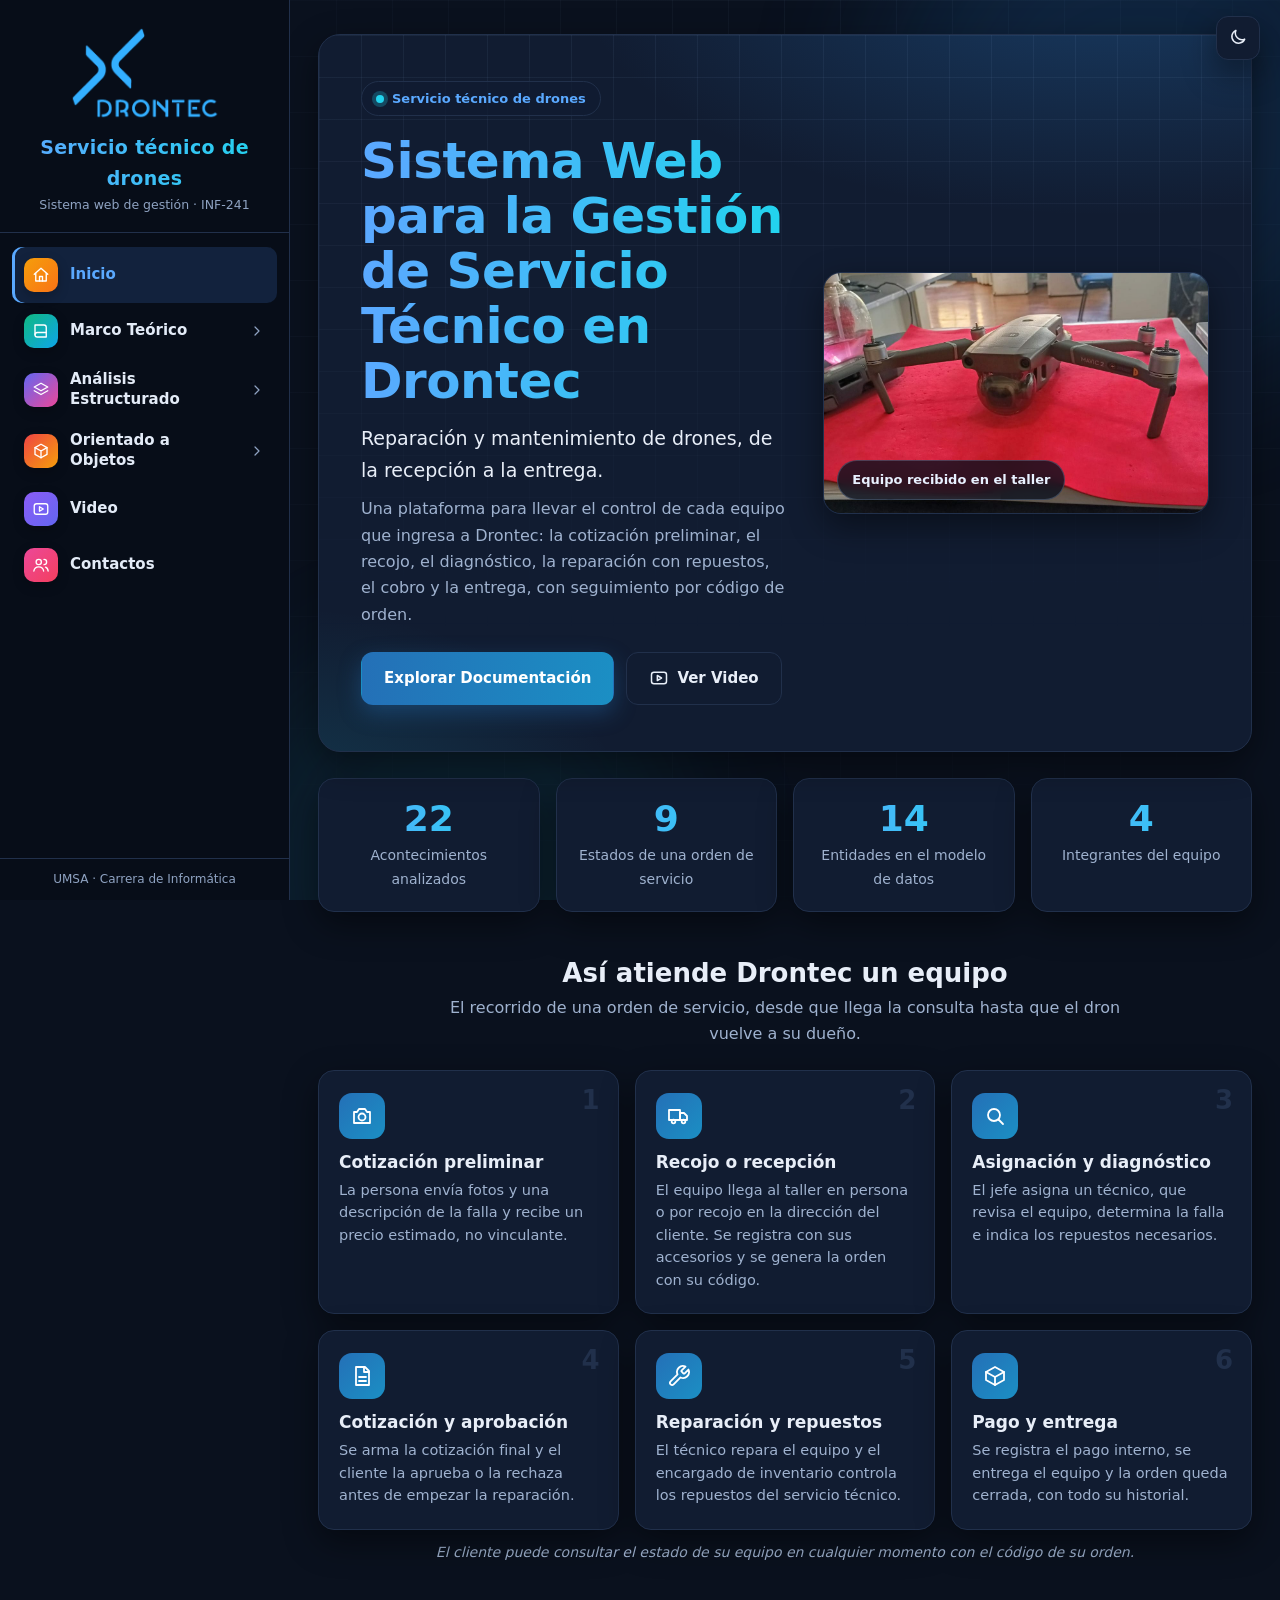
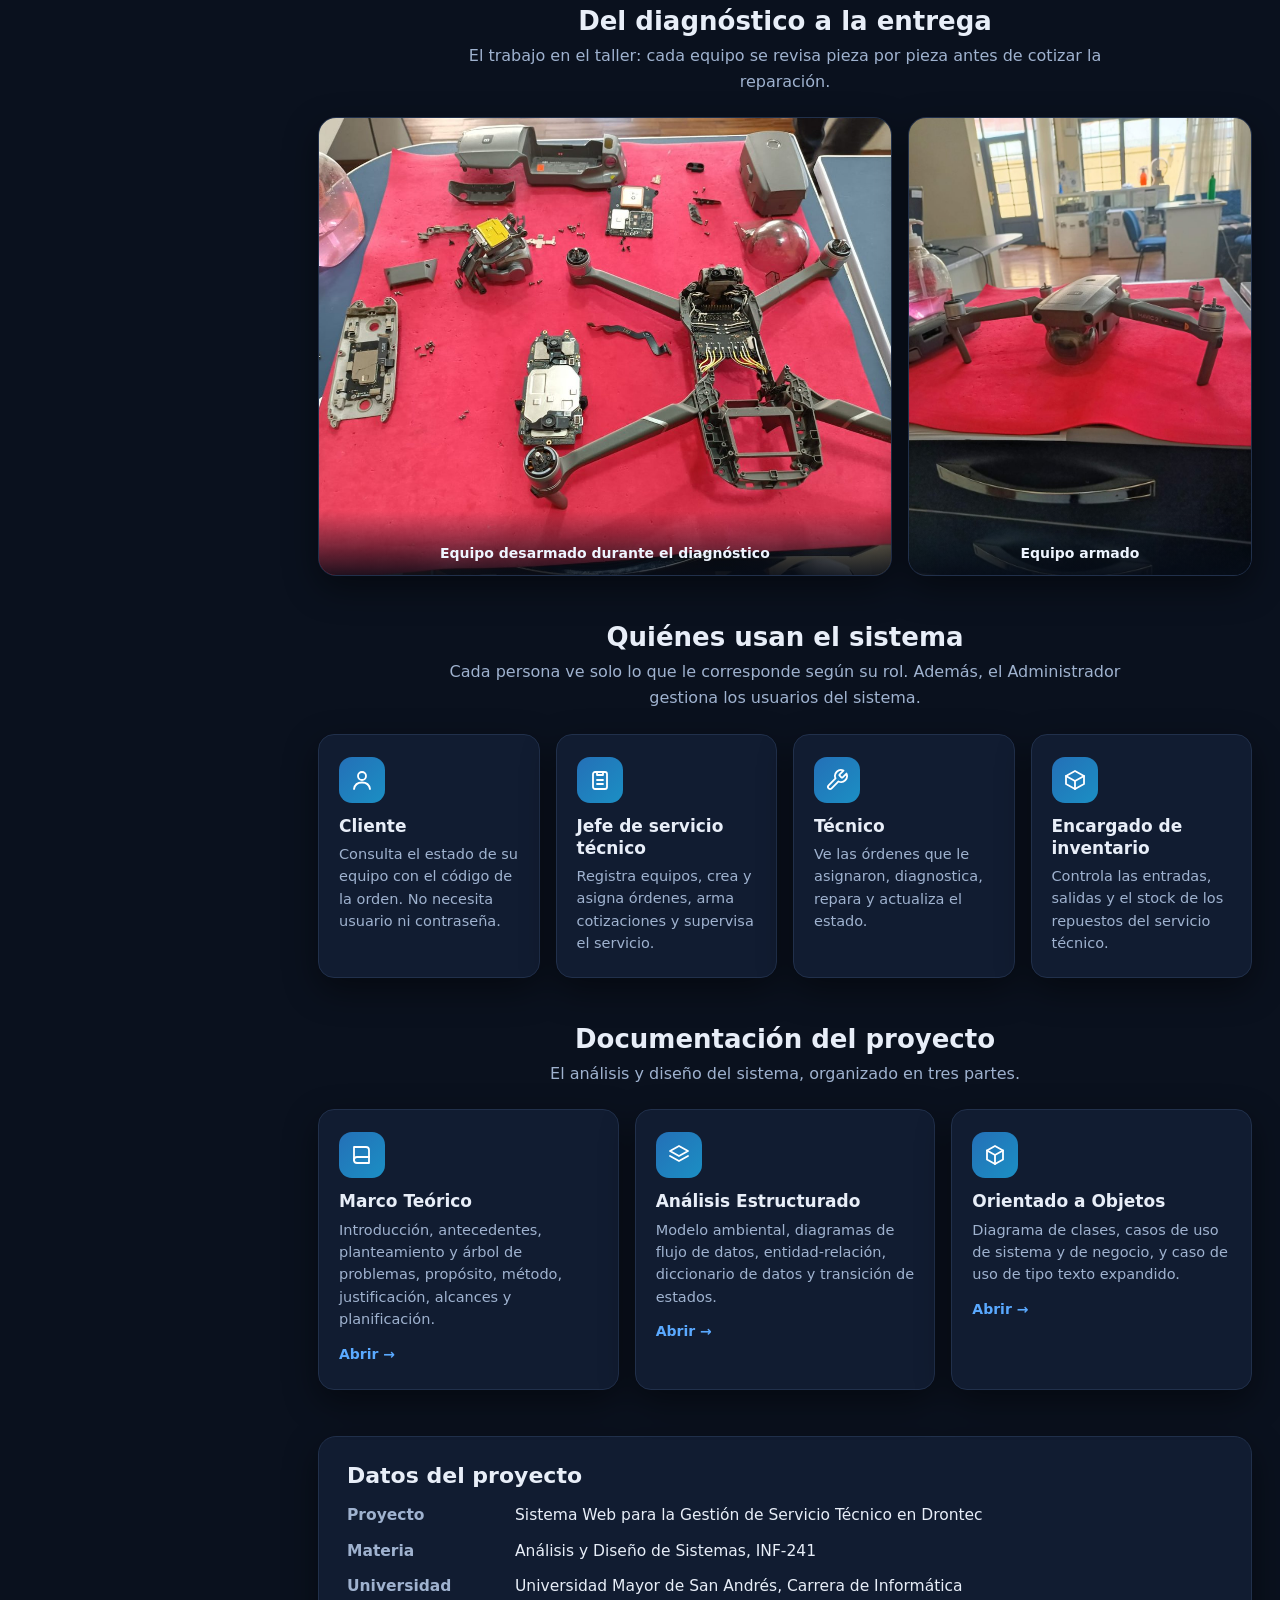
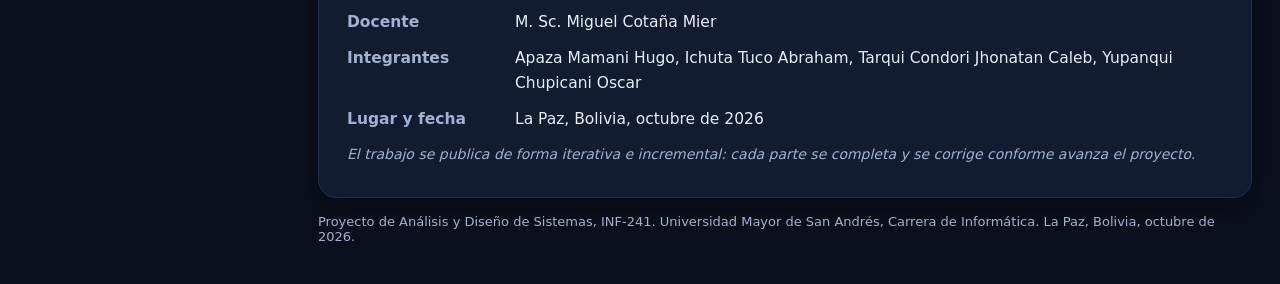
<file: index.html>
<!doctype html>
<html lang="es" data-theme="dark">
<head>
<meta charset="utf-8">
<meta name="viewport" content="width=device-width,initial-scale=1">
<title>Drontec | Sistema web de servicio técnico de drones</title>
<meta name="description" content="Sistema web para la gestión del servicio técnico de drones en Drontec: recepción, diagnóstico, cotización, reparación, repuestos y entrega. Proyecto INF-241, UMSA.">
<meta property="og:title" content="Drontec | Sistema web de servicio técnico de drones">
<meta property="og:description" content="Sistema web para la gestión del servicio técnico de drones en Drontec: recepción, diagnóstico, cotización, reparación, repuestos y entrega. Proyecto INF-241, UMSA.">
<meta property="og:image" content="img/hero-dron.jpg">
<link rel="icon" type="image/png" href="favicon.png">
<link rel="apple-touch-icon" href="apple-touch-icon.png">
<script>(function(){var t;try{t=localStorage.getItem('drontec-theme')}catch(e){}if(!t){t='dark'}document.documentElement.setAttribute('data-theme',t)})()</script>
<link rel="stylesheet" href="style.css?v=4">
</head>
<body>
<div class="scrim" data-close-menu></div>
<header class="top">
<button class="ibtn" type="button" data-open-menu aria-label="Abrir menú"><svg class="i" viewBox="0 0 24 24" aria-hidden="true"><path d="M4 6h16M4 12h16M4 18h16"/></svg></button>
<a class="ttl" href="index.html"><img src="img/logo-drontec.png" alt="Drontec"></a>
<span class="sp"></span>
<button class="ibtn" type="button" data-toggle-theme aria-label="Cambiar entre modo claro y oscuro"><span class="sun"><svg class="i" viewBox="0 0 24 24" aria-hidden="true"><circle cx="12" cy="12" r="4"/><path d="M12 2v2M12 20v2M4.9 4.9l1.4 1.4M17.7 17.7l1.4 1.4M2 12h2M20 12h2M4.9 19.1l1.4-1.4M17.7 6.3l1.4-1.4"/></svg></span><span class="moon"><svg class="i" viewBox="0 0 24 24" aria-hidden="true"><path d="M20 14.5A8 8 0 0 1 9.5 4 8 8 0 1 0 20 14.5z"/></svg></span></button>
</header>
<aside class="side" aria-label="Menú principal">
<a class="brand" href="index.html"><img src="img/logo-drontec.png" alt="Drontec"><b>Servicio técnico de drones</b><small>Sistema web de gestión · INF-241</small></a>
<nav class="menu" aria-label="Secciones del sitio">
<a href="index.html" class="on"><span class="ico c-home"><svg class="i" viewBox="0 0 24 24" aria-hidden="true"><path d="M3 11l9-8 9 8"/><path d="M5 10v10h14V10"/><path d="M10 20v-6h4v6"/></svg></span><span>Inicio</span></a>
<details><summary data-title="Marco Teórico" data-sub="Fundamentos del proyecto" data-desc="Introducción, antecedentes, planteamiento y formulación del problema, propósito del estudio, método, justificación, alcances y planificación del sistema web de servicio técnico de Drontec." data-chips="10 secciones|2 figuras" data-href="parte-1.html" data-ico="c-marco"><span class="ico c-marco"><svg class="i" viewBox="0 0 24 24" aria-hidden="true"><path d="M4 4h12a3 3 0 0 1 3 3v13H7a3 3 0 0 1-3-3z"/><path d="M4 17a3 3 0 0 1 3-3h12"/></svg></span><span>Marco Teórico</span><svg class="i chev" viewBox="0 0 24 24" aria-hidden="true"><path d="M9 6l6 6-6 6"/></svg></summary><div class="sub">
<a href="parte-1.html#introduccion">Introducción</a>
<a href="parte-1.html#antecedentes">Antecedentes</a>
<a href="parte-1.html#planteamiento-del-problema">Planteamiento del problema</a>
<a href="parte-1.html#arbol-de-problemas">Árbol de problemas</a>
<a href="parte-1.html#formulacion-del-problema">Formulación del problema</a>
<a href="parte-1.html#proposito-del-estudio">Propósito del estudio</a>
<a href="parte-1.html#metodo-medios-e-instrumentos-de-investigacion">Método e instrumentos</a>
<a href="parte-1.html#justificacion">Justificación</a>
<a href="parte-1.html#alcances-y-delimitaciones">Alcances y delimitaciones</a>
<a href="parte-1.html#planificacion-de-actividades">Planificación</a>
</div></details>
<details><summary data-title="Análisis Estructurado" data-sub="Modelos del sistema" data-desc="Modelo ambiental (contexto y lista de acontecimientos), diagramas de flujo de datos, diagrama entidad-relación, diccionario de datos y diagrama de transición de estados." data-chips="5 secciones|6 figuras" data-href="parte-2.html" data-ico="c-estr"><span class="ico c-estr"><svg class="i" viewBox="0 0 24 24" aria-hidden="true"><path d="M12 3l9 5-9 5-9-5z"/><path d="M3 13l9 5 9-5"/></svg></span><span>Análisis Estructurado</span><svg class="i chev" viewBox="0 0 24 24" aria-hidden="true"><path d="M9 6l6 6-6 6"/></svg></summary><div class="sub">
<a href="parte-2.html#modelo-ambiental">Modelo ambiental</a>
<a class="l2" href="parte-2.html#declaracion-de-proposito">Declaración de propósito</a>
<a class="l2" href="parte-2.html#diagrama-de-contexto">Diagrama de contexto</a>
<a class="l2" href="parte-2.html#lista-de-acontecimientos">Lista de acontecimientos</a>
<a class="l2" href="parte-2.html#supuestos-y-puntos-por-confirmar-con-drontec">Supuestos por confirmar</a>
<a href="parte-2.html#modelo-de-comportamiento">Modelo de comportamiento</a>
<a class="l2" href="parte-2.html#diagrama-de-flujo-de-datos-de-nivel-0">DFD nivel 0</a>
<a class="l2" href="parte-2.html#diagrama-de-flujo-de-datos-de-nivel-1-proceso-1-0">DFD nivel 1 (proceso 1.0)</a>
<a class="l2" href="parte-2.html#diagrama-de-flujo-de-datos-de-nivel-2-proceso-1-4">DFD nivel 2 (proceso 1.4)</a>
<a href="parte-2.html#diagrama-entidad-relacion">Diagrama entidad-relación</a>
<a href="parte-2.html#diccionario-de-datos">Diccionario de datos</a>
<a href="parte-2.html#diagrama-de-transicion-de-estados">Diagrama de transición de estados</a>
</div></details>
<details><summary data-title="Orientado a Objetos" data-sub="Modelos con UML" data-desc="Diagrama de clases, casos de uso de sistema, casos de uso de negocio y un caso de uso de tipo texto expandido." data-chips="4 secciones|5 figuras" data-href="parte-3.html" data-ico="c-obj"><span class="ico c-obj"><svg class="i" viewBox="0 0 24 24" aria-hidden="true"><path d="M12 3l8 4.5v9L12 21l-8-4.5v-9z"/><path d="M12 12l8-4.5M12 12L4 7.5M12 12v9"/></svg></span><span>Orientado a Objetos</span><svg class="i chev" viewBox="0 0 24 24" aria-hidden="true"><path d="M9 6l6 6-6 6"/></svg></summary><div class="sub">
<a href="parte-3.html#diagrama-de-clases">Diagrama de clases</a>
<a href="parte-3.html#diagrama-de-casos-de-uso-de-sistema">CU de sistema</a>
<a href="parte-3.html#diagrama-de-casos-de-uso-de-negocio">CU de negocio</a>
<a href="parte-3.html#caso-de-uso-de-tipo-texto-expandido">CU de tipo texto expandido</a>
</div></details>
<a href="video.html"><span class="ico c-video"><svg class="i" viewBox="0 0 24 24" aria-hidden="true"><rect x="3" y="5" width="18" height="14" rx="3"/><path d="M10 9l5 3-5 3z"/></svg></span><span>Video</span></a>
<a href="contactos.html"><span class="ico c-cont"><svg class="i" viewBox="0 0 24 24" aria-hidden="true"><circle cx="9" cy="8" r="3.5"/><path d="M2.5 20c.5-3.5 3.2-5.5 6.5-5.5s6 2 6.5 5.5"/><path d="M16 4.5a3.5 3.5 0 0 1 0 7M18 14.8c1.9.6 3.2 2.3 3.5 5.2"/></svg></span><span>Contactos</span></a>
</nav>
<div class="side-foot">UMSA · Carrera de Informática</div>
</aside>
<button class="ibtn themebtn" type="button" data-toggle-theme aria-label="Cambiar entre modo claro y oscuro"><span class="sun"><svg class="i" viewBox="0 0 24 24" aria-hidden="true"><circle cx="12" cy="12" r="4"/><path d="M12 2v2M12 20v2M4.9 4.9l1.4 1.4M17.7 17.7l1.4 1.4M2 12h2M20 12h2M4.9 19.1l1.4-1.4M17.7 6.3l1.4-1.4"/></svg></span><span class="moon"><svg class="i" viewBox="0 0 24 24" aria-hidden="true"><path d="M20 14.5A8 8 0 0 1 9.5 4 8 8 0 1 0 20 14.5z"/></svg></span></button>
<div class="bg-fx" aria-hidden="true"><span class="orb o1"></span><span class="orb o2"></span><i style="left:8%;top:12%;animation-delay:0s"></i><i style="left:22%;top:70%;animation-delay:1.2s"></i><i style="left:35%;top:28%;animation-delay:2.1s"></i><i style="left:52%;top:82%;animation-delay:0.6s"></i><i style="left:63%;top:18%;animation-delay:1.8s"></i><i style="left:78%;top:58%;animation-delay:2.6s"></i><i style="left:90%;top:30%;animation-delay:0.9s"></i><i style="left:14%;top:44%;animation-delay:3.1s"></i><i style="left:46%;top:50%;animation-delay:1.5s"></i><i style="left:70%;top:90%;animation-delay:2.2s"></i><i style="left:95%;top:75%;animation-delay:0.3s"></i><i style="left:30%;top:6%;animation-delay:2.8s"></i><span class="route r1"></span><span class="route r2"></span></div>
<div class="pv-overlay" data-close-card></div>
<div class="pv-modal" role="dialog" aria-modal="true" aria-labelledby="pvTitle">
<div class="pv-head"><span class="ico" id="pvIco"></span><div><h2 id="pvTitle"></h2><small id="pvSub"></small></div></div>
<p id="pvDesc"></p>
<div class="pv-chips" id="pvChips"></div>
<div class="pv-btns"><a class="btn pri" id="pvGo" href="#">Abrir sección</a><button class="btn" type="button" data-close-card>Cerrar</button></div>
</div>
<div class="wrap">
<div class="page home">
<section class="hero"><div class="hero-in">
<div>
<span class="kicker"><i></i>Servicio técnico de drones</span>
<h1>Sistema Web para la Gestión de Servicio Técnico en Drontec</h1>
<p class="lead">Reparación y mantenimiento de drones, de la recepción a la entrega.</p>
<p>Una plataforma para llevar el control de cada equipo que ingresa a Drontec: la cotización preliminar, el recojo, el diagnóstico, la reparación con repuestos, el cobro y la entrega, con seguimiento por código de orden.</p>
<div class="btns"><a class="btn pri" href="parte-1.html">Explorar Documentación</a><a class="btn" href="video.html"><svg class="i" viewBox="0 0 24 24" aria-hidden="true"><rect x="3" y="5" width="18" height="14" rx="3"/><path d="M10 9l5 3-5 3z"/></svg> Ver Video</a></div>
</div>
<figure class="hero-ph"><img src="img/hero-dron.jpg" alt="Dron armado sobre la mesa de trabajo del taller" width="1200" height="750"><span class="chip">Equipo recibido en el taller</span></figure>
</div></section>

<div class="stats">
<div class="stat"><b>22</b><span>Acontecimientos analizados</span></div>
<div class="stat"><b>9</b><span>Estados de una orden de servicio</span></div>
<div class="stat"><b>14</b><span>Entidades en el modelo de datos</span></div>
<div class="stat"><b>4</b><span>Integrantes del equipo</span></div>
</div>

<section class="sec"><h2>Así atiende Drontec un equipo</h2>
<p class="sub">El recorrido de una orden de servicio, desde que llega la consulta hasta que el dron vuelve a su dueño.</p>
<div class="grid g3"><div class="card"><span class="n">1</span><span class="ic"><svg class="i" viewBox="0 0 24 24" aria-hidden="true"><path d="M4 8h3l2-3h6l2 3h3v11H4z"/><circle cx="12" cy="13" r="3.5"/></svg></span><h3>Cotización preliminar</h3><p>La persona envía fotos y una descripción de la falla y recibe un precio estimado, no vinculante.</p></div><div class="card"><span class="n">2</span><span class="ic"><svg class="i" viewBox="0 0 24 24" aria-hidden="true"><path d="M2 6h11v10H2z"/><path d="M13 9h4l3 3v4h-7z"/><circle cx="6.5" cy="17.5" r="1.8"/><circle cx="16.5" cy="17.5" r="1.8"/></svg></span><h3>Recojo o recepción</h3><p>El equipo llega al taller en persona o por recojo en la dirección del cliente. Se registra con sus accesorios y se genera la orden con su código.</p></div><div class="card"><span class="n">3</span><span class="ic"><svg class="i" viewBox="0 0 24 24" aria-hidden="true"><circle cx="11" cy="11" r="6"/><path d="M20 20l-4.5-4.5"/></svg></span><h3>Asignación y diagnóstico</h3><p>El jefe asigna un técnico, que revisa el equipo, determina la falla e indica los repuestos necesarios.</p></div><div class="card"><span class="n">4</span><span class="ic"><svg class="i" viewBox="0 0 24 24" aria-hidden="true"><path d="M6 3h9l4 4v14H6z"/><path d="M14 3v5h5M9 13h7M9 17h7"/></svg></span><h3>Cotización y aprobación</h3><p>Se arma la cotización final y el cliente la aprueba o la rechaza antes de empezar la reparación.</p></div><div class="card"><span class="n">5</span><span class="ic"><svg class="i" viewBox="0 0 24 24" aria-hidden="true"><path d="M14.7 6.3a1 1 0 0 0 0 1.4l1.6 1.6a1 1 0 0 0 1.4 0l3.77-3.77a6 6 0 0 1-7.94 7.94l-6.91 6.91a2.12 2.12 0 0 1-3-3l6.91-6.91a6 6 0 0 1 7.94-7.94l-3.76 3.76z"/></svg></span><h3>Reparación y repuestos</h3><p>El técnico repara el equipo y el encargado de inventario controla los repuestos del servicio técnico.</p></div><div class="card"><span class="n">6</span><span class="ic"><svg class="i" viewBox="0 0 24 24" aria-hidden="true"><path d="M3 8l9-5 9 5v8l-9 5-9-5z"/><path d="M3 8l9 5 9-5M12 13v8"/></svg></span><h3>Pago y entrega</h3><p>Se registra el pago interno, se entrega el equipo y la orden queda cerrada, con todo su historial.</p></div></div>
<p class="note" style="text-align:center">El cliente puede consultar el estado de su equipo en cualquier momento con el código de su orden.</p>
</section>

<section class="sec"><h2>Del diagnóstico a la entrega</h2>
<p class="sub">El trabajo en el taller: cada equipo se revisa pieza por pieza antes de cotizar la reparación.</p>
<div class="gallery">
<figure><img src="img/dron-desarmado.jpg" alt="Dron desarmado sobre la mesa, con sus piezas, placas y tornillos ordenados" loading="lazy" width="1200" height="900"><figcaption>Equipo desarmado durante el diagnóstico</figcaption></figure>
<figure><img src="img/dron-armado.jpg" alt="Dron armado, con las hélices extendidas, sobre la mesa de trabajo" loading="lazy" width="900" height="1200"><figcaption>Equipo armado</figcaption></figure>
</div></section>

<section class="sec"><h2>Quiénes usan el sistema</h2>
<p class="sub">Cada persona ve solo lo que le corresponde según su rol. Además, el Administrador gestiona los usuarios del sistema.</p>
<div class="grid g4"><div class="card"><span class="ic"><svg class="i" viewBox="0 0 24 24" aria-hidden="true"><circle cx="12" cy="8" r="4"/><path d="M4 21c.7-4.2 3.9-6.5 8-6.5s7.3 2.3 8 6.5"/></svg></span><h3>Cliente</h3><p>Consulta el estado de su equipo con el código de la orden. No necesita usuario ni contraseña.</p></div><div class="card"><span class="ic"><svg class="i" viewBox="0 0 24 24" aria-hidden="true"><rect x="5" y="4" width="14" height="17" rx="2"/><path d="M9 4h6v3H9zM9 12h6M9 16h6"/></svg></span><h3>Jefe de servicio técnico</h3><p>Registra equipos, crea y asigna órdenes, arma cotizaciones y supervisa el servicio.</p></div><div class="card"><span class="ic"><svg class="i" viewBox="0 0 24 24" aria-hidden="true"><path d="M14.7 6.3a1 1 0 0 0 0 1.4l1.6 1.6a1 1 0 0 0 1.4 0l3.77-3.77a6 6 0 0 1-7.94 7.94l-6.91 6.91a2.12 2.12 0 0 1-3-3l6.91-6.91a6 6 0 0 1 7.94-7.94l-3.76 3.76z"/></svg></span><h3>Técnico</h3><p>Ve las órdenes que le asignaron, diagnostica, repara y actualiza el estado.</p></div><div class="card"><span class="ic"><svg class="i" viewBox="0 0 24 24" aria-hidden="true"><path d="M3 8l9-5 9 5v8l-9 5-9-5z"/><path d="M3 8l9 5 9-5M12 13v8"/></svg></span><h3>Encargado de inventario</h3><p>Controla las entradas, salidas y el stock de los repuestos del servicio técnico.</p></div></div></section>

<section class="sec"><h2>Documentación del proyecto</h2>
<p class="sub">El análisis y diseño del sistema, organizado en tres partes.</p>
<div class="grid g3"><a class="card" href="parte-1.html"><span class="ic"><svg class="i" viewBox="0 0 24 24" aria-hidden="true"><path d="M4 4h12a3 3 0 0 1 3 3v13H7a3 3 0 0 1-3-3z"/><path d="M4 17a3 3 0 0 1 3-3h12"/></svg></span><h3>Marco Teórico</h3><p>Introducción, antecedentes, planteamiento y árbol de problemas, propósito, método, justificación, alcances y planificación.</p><span class="go">Abrir &rarr;</span></a><a class="card" href="parte-2.html"><span class="ic"><svg class="i" viewBox="0 0 24 24" aria-hidden="true"><path d="M12 3l9 5-9 5-9-5z"/><path d="M3 13l9 5 9-5"/></svg></span><h3>Análisis Estructurado</h3><p>Modelo ambiental, diagramas de flujo de datos, entidad-relación, diccionario de datos y transición de estados.</p><span class="go">Abrir &rarr;</span></a><a class="card" href="parte-3.html"><span class="ic"><svg class="i" viewBox="0 0 24 24" aria-hidden="true"><path d="M12 3l8 4.5v9L12 21l-8-4.5v-9z"/><path d="M12 12l8-4.5M12 12L4 7.5M12 12v9"/></svg></span><h3>Orientado a Objetos</h3><p>Diagrama de clases, casos de uso de sistema y de negocio, y caso de uso de tipo texto expandido.</p><span class="go">Abrir &rarr;</span></a></div></section>

<section class="info"><h2>Datos del proyecto</h2>
<dl>
<dt>Proyecto</dt><dd>Sistema Web para la Gestión de Servicio Técnico en Drontec</dd>
<dt>Materia</dt><dd>Análisis y Diseño de Sistemas, INF-241</dd>
<dt>Universidad</dt><dd>Universidad Mayor de San Andrés, Carrera de Informática</dd>
<dt>Docente</dt><dd>M. Sc. Miguel Cotaña Mier</dd>
<dt>Integrantes</dt><dd>Apaza Mamani Hugo, Ichuta Tuco Abraham, Tarqui Condori Jhonatan Caleb, Yupanqui Chupicani Oscar</dd>
<dt>Lugar y fecha</dt><dd>La Paz, Bolivia, octubre de 2026</dd>
</dl>
<p class="note">El trabajo se publica de forma iterativa e incremental: cada parte se completa y se corrige conforme avanza el proyecto.</p>
</section>
</div>
<footer class="foot">Proyecto de Análisis y Diseño de Sistemas, INF-241. Universidad Mayor de San Andrés, Carrera de Informática. La Paz, Bolivia, octubre de 2026.</footer>
</div>
<script src="assets/site.js?v=4"></script>
</body>
</html>
</file>
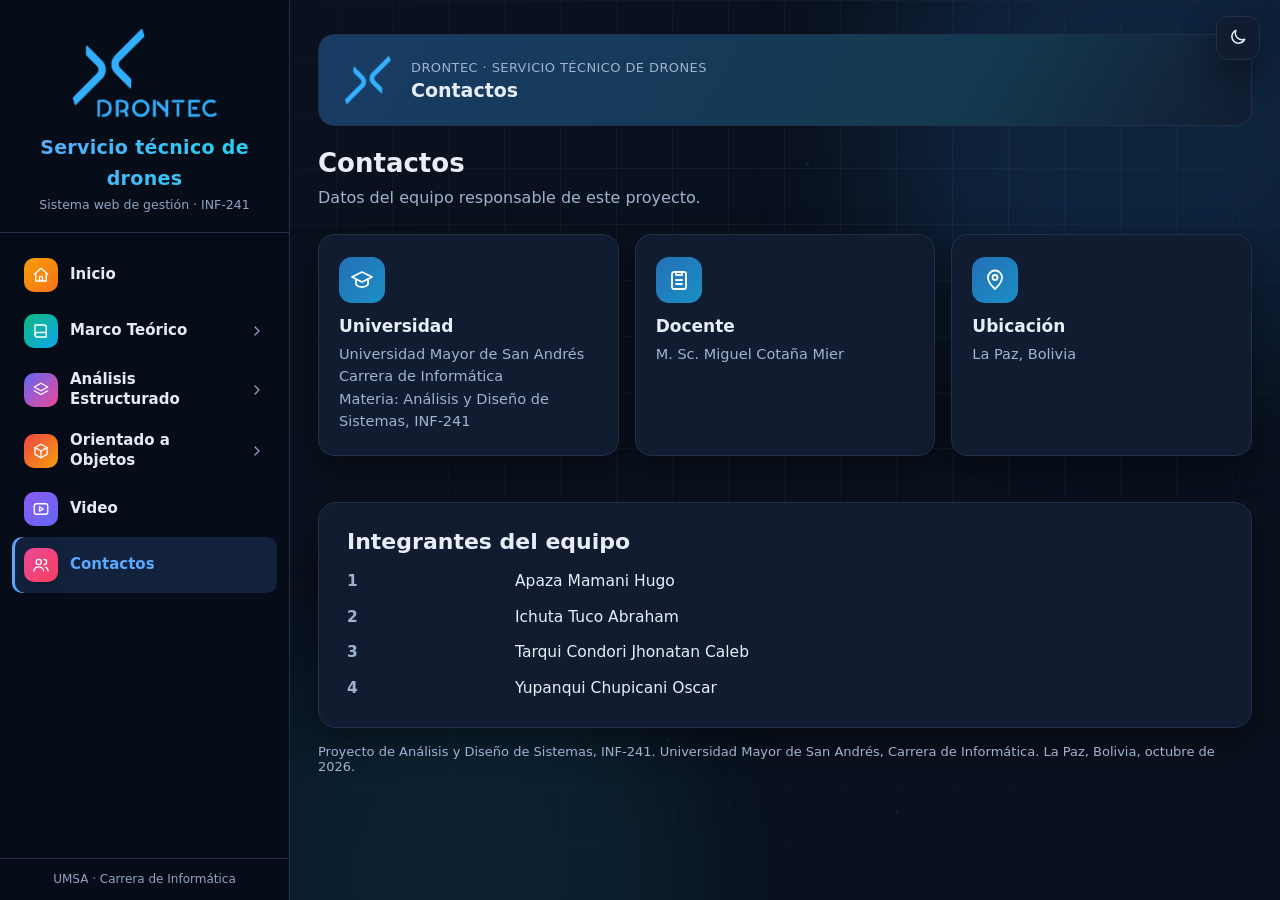
<file: contactos.html>
<!doctype html>
<html lang="es" data-theme="dark">
<head>
<meta charset="utf-8">
<meta name="viewport" content="width=device-width,initial-scale=1">
<title>Contactos | Drontec, servicio técnico de drones</title>
<meta name="description" content="Equipo responsable del proyecto del sistema web de servicio técnico de Drontec.">
<meta property="og:title" content="Contactos | Drontec, servicio técnico de drones">
<meta property="og:description" content="Equipo responsable del proyecto del sistema web de servicio técnico de Drontec.">
<meta property="og:image" content="img/hero-dron.jpg">
<link rel="icon" type="image/png" href="favicon.png">
<link rel="apple-touch-icon" href="apple-touch-icon.png">
<script>(function(){var t;try{t=localStorage.getItem('drontec-theme')}catch(e){}if(!t){t='dark'}document.documentElement.setAttribute('data-theme',t)})()</script>
<link rel="stylesheet" href="style.css?v=4">
</head>
<body>
<div class="scrim" data-close-menu></div>
<header class="top">
<button class="ibtn" type="button" data-open-menu aria-label="Abrir menú"><svg class="i" viewBox="0 0 24 24" aria-hidden="true"><path d="M4 6h16M4 12h16M4 18h16"/></svg></button>
<a class="ttl" href="index.html"><img src="img/logo-drontec.png" alt="Drontec"></a>
<span class="sp"></span>
<button class="ibtn" type="button" data-toggle-theme aria-label="Cambiar entre modo claro y oscuro"><span class="sun"><svg class="i" viewBox="0 0 24 24" aria-hidden="true"><circle cx="12" cy="12" r="4"/><path d="M12 2v2M12 20v2M4.9 4.9l1.4 1.4M17.7 17.7l1.4 1.4M2 12h2M20 12h2M4.9 19.1l1.4-1.4M17.7 6.3l1.4-1.4"/></svg></span><span class="moon"><svg class="i" viewBox="0 0 24 24" aria-hidden="true"><path d="M20 14.5A8 8 0 0 1 9.5 4 8 8 0 1 0 20 14.5z"/></svg></span></button>
</header>
<aside class="side" aria-label="Menú principal">
<a class="brand" href="index.html"><img src="img/logo-drontec.png" alt="Drontec"><b>Servicio técnico de drones</b><small>Sistema web de gestión · INF-241</small></a>
<nav class="menu" aria-label="Secciones del sitio">
<a href="index.html"><span class="ico c-home"><svg class="i" viewBox="0 0 24 24" aria-hidden="true"><path d="M3 11l9-8 9 8"/><path d="M5 10v10h14V10"/><path d="M10 20v-6h4v6"/></svg></span><span>Inicio</span></a>
<details><summary data-title="Marco Teórico" data-sub="Fundamentos del proyecto" data-desc="Introducción, antecedentes, planteamiento y formulación del problema, propósito del estudio, método, justificación, alcances y planificación del sistema web de servicio técnico de Drontec." data-chips="10 secciones|2 figuras" data-href="parte-1.html" data-ico="c-marco"><span class="ico c-marco"><svg class="i" viewBox="0 0 24 24" aria-hidden="true"><path d="M4 4h12a3 3 0 0 1 3 3v13H7a3 3 0 0 1-3-3z"/><path d="M4 17a3 3 0 0 1 3-3h12"/></svg></span><span>Marco Teórico</span><svg class="i chev" viewBox="0 0 24 24" aria-hidden="true"><path d="M9 6l6 6-6 6"/></svg></summary><div class="sub">
<a href="parte-1.html#introduccion">Introducción</a>
<a href="parte-1.html#antecedentes">Antecedentes</a>
<a href="parte-1.html#planteamiento-del-problema">Planteamiento del problema</a>
<a href="parte-1.html#arbol-de-problemas">Árbol de problemas</a>
<a href="parte-1.html#formulacion-del-problema">Formulación del problema</a>
<a href="parte-1.html#proposito-del-estudio">Propósito del estudio</a>
<a href="parte-1.html#metodo-medios-e-instrumentos-de-investigacion">Método e instrumentos</a>
<a href="parte-1.html#justificacion">Justificación</a>
<a href="parte-1.html#alcances-y-delimitaciones">Alcances y delimitaciones</a>
<a href="parte-1.html#planificacion-de-actividades">Planificación</a>
</div></details>
<details><summary data-title="Análisis Estructurado" data-sub="Modelos del sistema" data-desc="Modelo ambiental (contexto y lista de acontecimientos), diagramas de flujo de datos, diagrama entidad-relación, diccionario de datos y diagrama de transición de estados." data-chips="5 secciones|6 figuras" data-href="parte-2.html" data-ico="c-estr"><span class="ico c-estr"><svg class="i" viewBox="0 0 24 24" aria-hidden="true"><path d="M12 3l9 5-9 5-9-5z"/><path d="M3 13l9 5 9-5"/></svg></span><span>Análisis Estructurado</span><svg class="i chev" viewBox="0 0 24 24" aria-hidden="true"><path d="M9 6l6 6-6 6"/></svg></summary><div class="sub">
<a href="parte-2.html#modelo-ambiental">Modelo ambiental</a>
<a class="l2" href="parte-2.html#declaracion-de-proposito">Declaración de propósito</a>
<a class="l2" href="parte-2.html#diagrama-de-contexto">Diagrama de contexto</a>
<a class="l2" href="parte-2.html#lista-de-acontecimientos">Lista de acontecimientos</a>
<a class="l2" href="parte-2.html#supuestos-y-puntos-por-confirmar-con-drontec">Supuestos por confirmar</a>
<a href="parte-2.html#modelo-de-comportamiento">Modelo de comportamiento</a>
<a class="l2" href="parte-2.html#diagrama-de-flujo-de-datos-de-nivel-0">DFD nivel 0</a>
<a class="l2" href="parte-2.html#diagrama-de-flujo-de-datos-de-nivel-1-proceso-1-0">DFD nivel 1 (proceso 1.0)</a>
<a class="l2" href="parte-2.html#diagrama-de-flujo-de-datos-de-nivel-2-proceso-1-4">DFD nivel 2 (proceso 1.4)</a>
<a href="parte-2.html#diagrama-entidad-relacion">Diagrama entidad-relación</a>
<a href="parte-2.html#diccionario-de-datos">Diccionario de datos</a>
<a href="parte-2.html#diagrama-de-transicion-de-estados">Diagrama de transición de estados</a>
</div></details>
<details><summary data-title="Orientado a Objetos" data-sub="Modelos con UML" data-desc="Diagrama de clases, casos de uso de sistema, casos de uso de negocio y un caso de uso de tipo texto expandido." data-chips="4 secciones|5 figuras" data-href="parte-3.html" data-ico="c-obj"><span class="ico c-obj"><svg class="i" viewBox="0 0 24 24" aria-hidden="true"><path d="M12 3l8 4.5v9L12 21l-8-4.5v-9z"/><path d="M12 12l8-4.5M12 12L4 7.5M12 12v9"/></svg></span><span>Orientado a Objetos</span><svg class="i chev" viewBox="0 0 24 24" aria-hidden="true"><path d="M9 6l6 6-6 6"/></svg></summary><div class="sub">
<a href="parte-3.html#diagrama-de-clases">Diagrama de clases</a>
<a href="parte-3.html#diagrama-de-casos-de-uso-de-sistema">CU de sistema</a>
<a href="parte-3.html#diagrama-de-casos-de-uso-de-negocio">CU de negocio</a>
<a href="parte-3.html#caso-de-uso-de-tipo-texto-expandido">CU de tipo texto expandido</a>
</div></details>
<a href="video.html"><span class="ico c-video"><svg class="i" viewBox="0 0 24 24" aria-hidden="true"><rect x="3" y="5" width="18" height="14" rx="3"/><path d="M10 9l5 3-5 3z"/></svg></span><span>Video</span></a>
<a href="contactos.html" class="on"><span class="ico c-cont"><svg class="i" viewBox="0 0 24 24" aria-hidden="true"><circle cx="9" cy="8" r="3.5"/><path d="M2.5 20c.5-3.5 3.2-5.5 6.5-5.5s6 2 6.5 5.5"/><path d="M16 4.5a3.5 3.5 0 0 1 0 7M18 14.8c1.9.6 3.2 2.3 3.5 5.2"/></svg></span><span>Contactos</span></a>
</nav>
<div class="side-foot">UMSA · Carrera de Informática</div>
</aside>
<button class="ibtn themebtn" type="button" data-toggle-theme aria-label="Cambiar entre modo claro y oscuro"><span class="sun"><svg class="i" viewBox="0 0 24 24" aria-hidden="true"><circle cx="12" cy="12" r="4"/><path d="M12 2v2M12 20v2M4.9 4.9l1.4 1.4M17.7 17.7l1.4 1.4M2 12h2M20 12h2M4.9 19.1l1.4-1.4M17.7 6.3l1.4-1.4"/></svg></span><span class="moon"><svg class="i" viewBox="0 0 24 24" aria-hidden="true"><path d="M20 14.5A8 8 0 0 1 9.5 4 8 8 0 1 0 20 14.5z"/></svg></span></button>
<div class="bg-fx" aria-hidden="true"><span class="orb o1"></span><span class="orb o2"></span><i style="left:8%;top:12%;animation-delay:0s"></i><i style="left:22%;top:70%;animation-delay:1.2s"></i><i style="left:35%;top:28%;animation-delay:2.1s"></i><i style="left:52%;top:82%;animation-delay:0.6s"></i><i style="left:63%;top:18%;animation-delay:1.8s"></i><i style="left:78%;top:58%;animation-delay:2.6s"></i><i style="left:90%;top:30%;animation-delay:0.9s"></i><i style="left:14%;top:44%;animation-delay:3.1s"></i><i style="left:46%;top:50%;animation-delay:1.5s"></i><i style="left:70%;top:90%;animation-delay:2.2s"></i><i style="left:95%;top:75%;animation-delay:0.3s"></i><i style="left:30%;top:6%;animation-delay:2.8s"></i><span class="route r1"></span><span class="route r2"></span></div>
<div class="pv-overlay" data-close-card></div>
<div class="pv-modal" role="dialog" aria-modal="true" aria-labelledby="pvTitle">
<div class="pv-head"><span class="ico" id="pvIco"></span><div><h2 id="pvTitle"></h2><small id="pvSub"></small></div></div>
<p id="pvDesc"></p>
<div class="pv-chips" id="pvChips"></div>
<div class="pv-btns"><a class="btn pri" id="pvGo" href="#">Abrir sección</a><button class="btn" type="button" data-close-card>Cerrar</button></div>
</div>
<div class="wrap">
<div class="page home">
<div class="pagehead"><img src="img/icono-drontec.png" alt=""><div><small>Drontec · Servicio técnico de drones</small><b>Contactos</b></div></div>
<section class="sec" style="margin-top:0"><h2 style="text-align:left">Contactos</h2>
<p class="sub" style="text-align:left;margin-left:0">Datos del equipo responsable de este proyecto.</p>
<div class="grid g3">
<div class="card"><span class="ic"><svg class="i" viewBox="0 0 24 24" aria-hidden="true"><path d="M2 9l10-5 10 5-10 5z"/><path d="M6 11.5V16c0 1.5 2.7 3 6 3s6-1.5 6-3v-4.5"/></svg></span><h3>Universidad</h3><p>Universidad Mayor de San Andrés<br>Carrera de Informática<br>Materia: Análisis y Diseño de Sistemas, INF-241</p></div>
<div class="card"><span class="ic"><svg class="i" viewBox="0 0 24 24" aria-hidden="true"><rect x="5" y="4" width="14" height="17" rx="2"/><path d="M9 4h6v3H9zM9 12h6M9 16h6"/></svg></span><h3>Docente</h3><p>M. Sc. Miguel Cotaña Mier</p></div>
<div class="card"><span class="ic"><svg class="i" viewBox="0 0 24 24" aria-hidden="true"><path d="M12 21s7-6.2 7-11.5A7 7 0 0 0 5 9.5C5 14.8 12 21 12 21z"/><circle cx="12" cy="9.5" r="2.5"/></svg></span><h3>Ubicación</h3><p>La Paz, Bolivia</p></div>
</div></section>
<section class="info"><h2>Integrantes del equipo</h2>
<dl><dt>1</dt><dd>Apaza Mamani Hugo</dd><dt>2</dt><dd>Ichuta Tuco Abraham</dd><dt>3</dt><dd>Tarqui Condori Jhonatan Caleb</dd><dt>4</dt><dd>Yupanqui Chupicani Oscar</dd></dl>
</section>
</div>
<footer class="foot">Proyecto de Análisis y Diseño de Sistemas, INF-241. Universidad Mayor de San Andrés, Carrera de Informática. La Paz, Bolivia, octubre de 2026.</footer>
</div>
<script src="assets/site.js?v=4"></script>
</body>
</html>
</file>
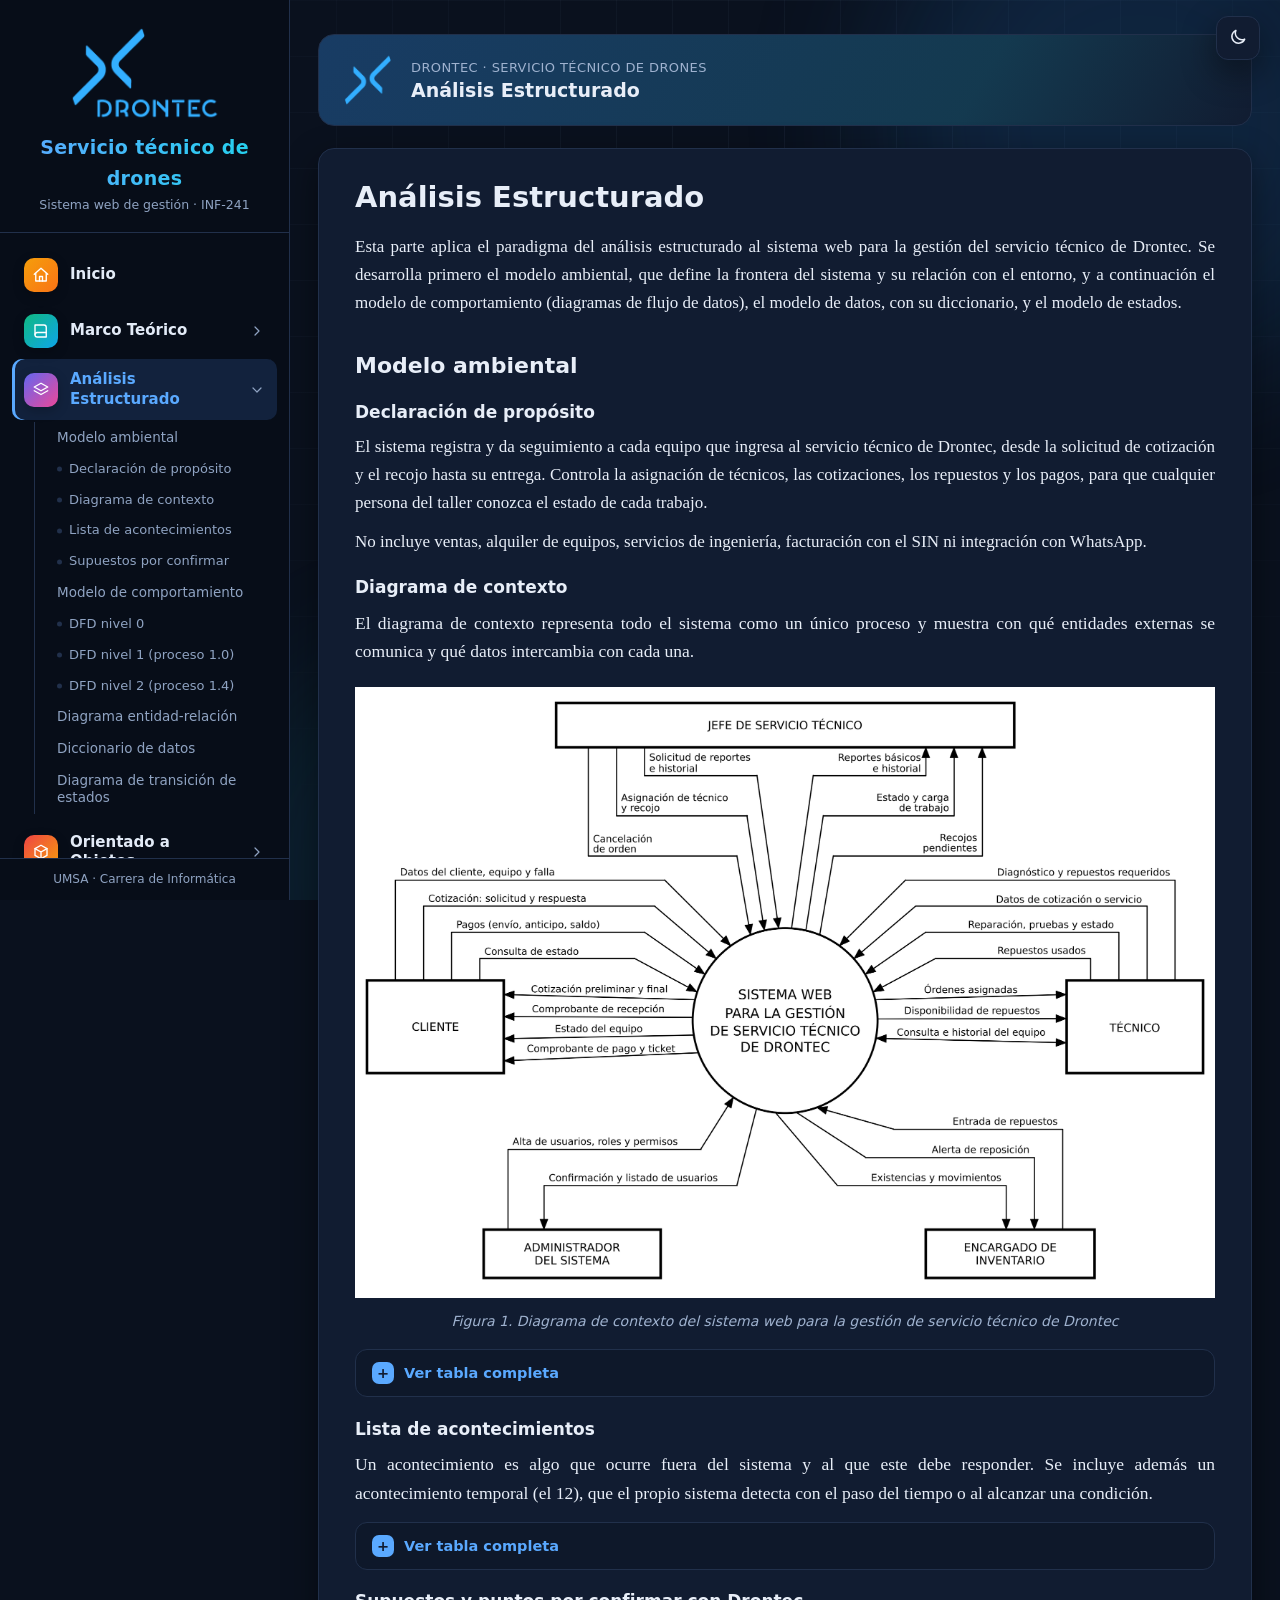
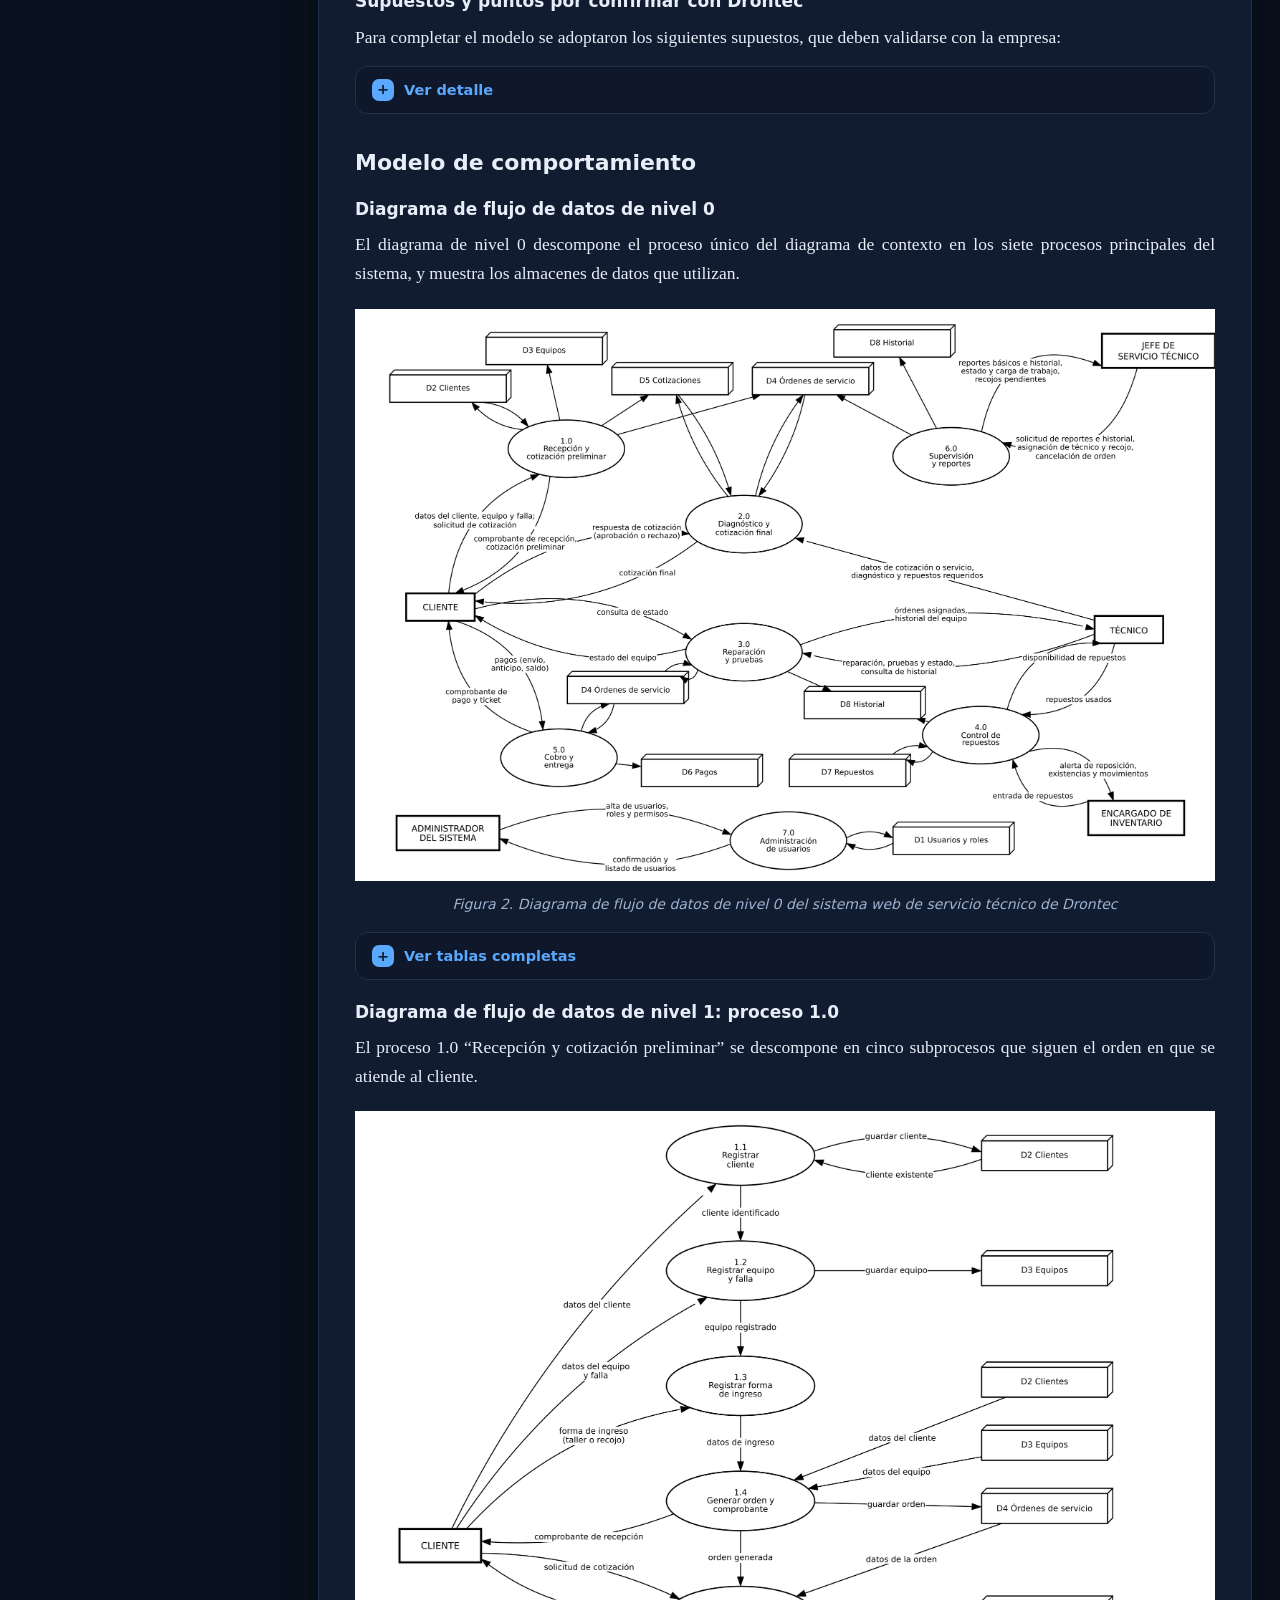
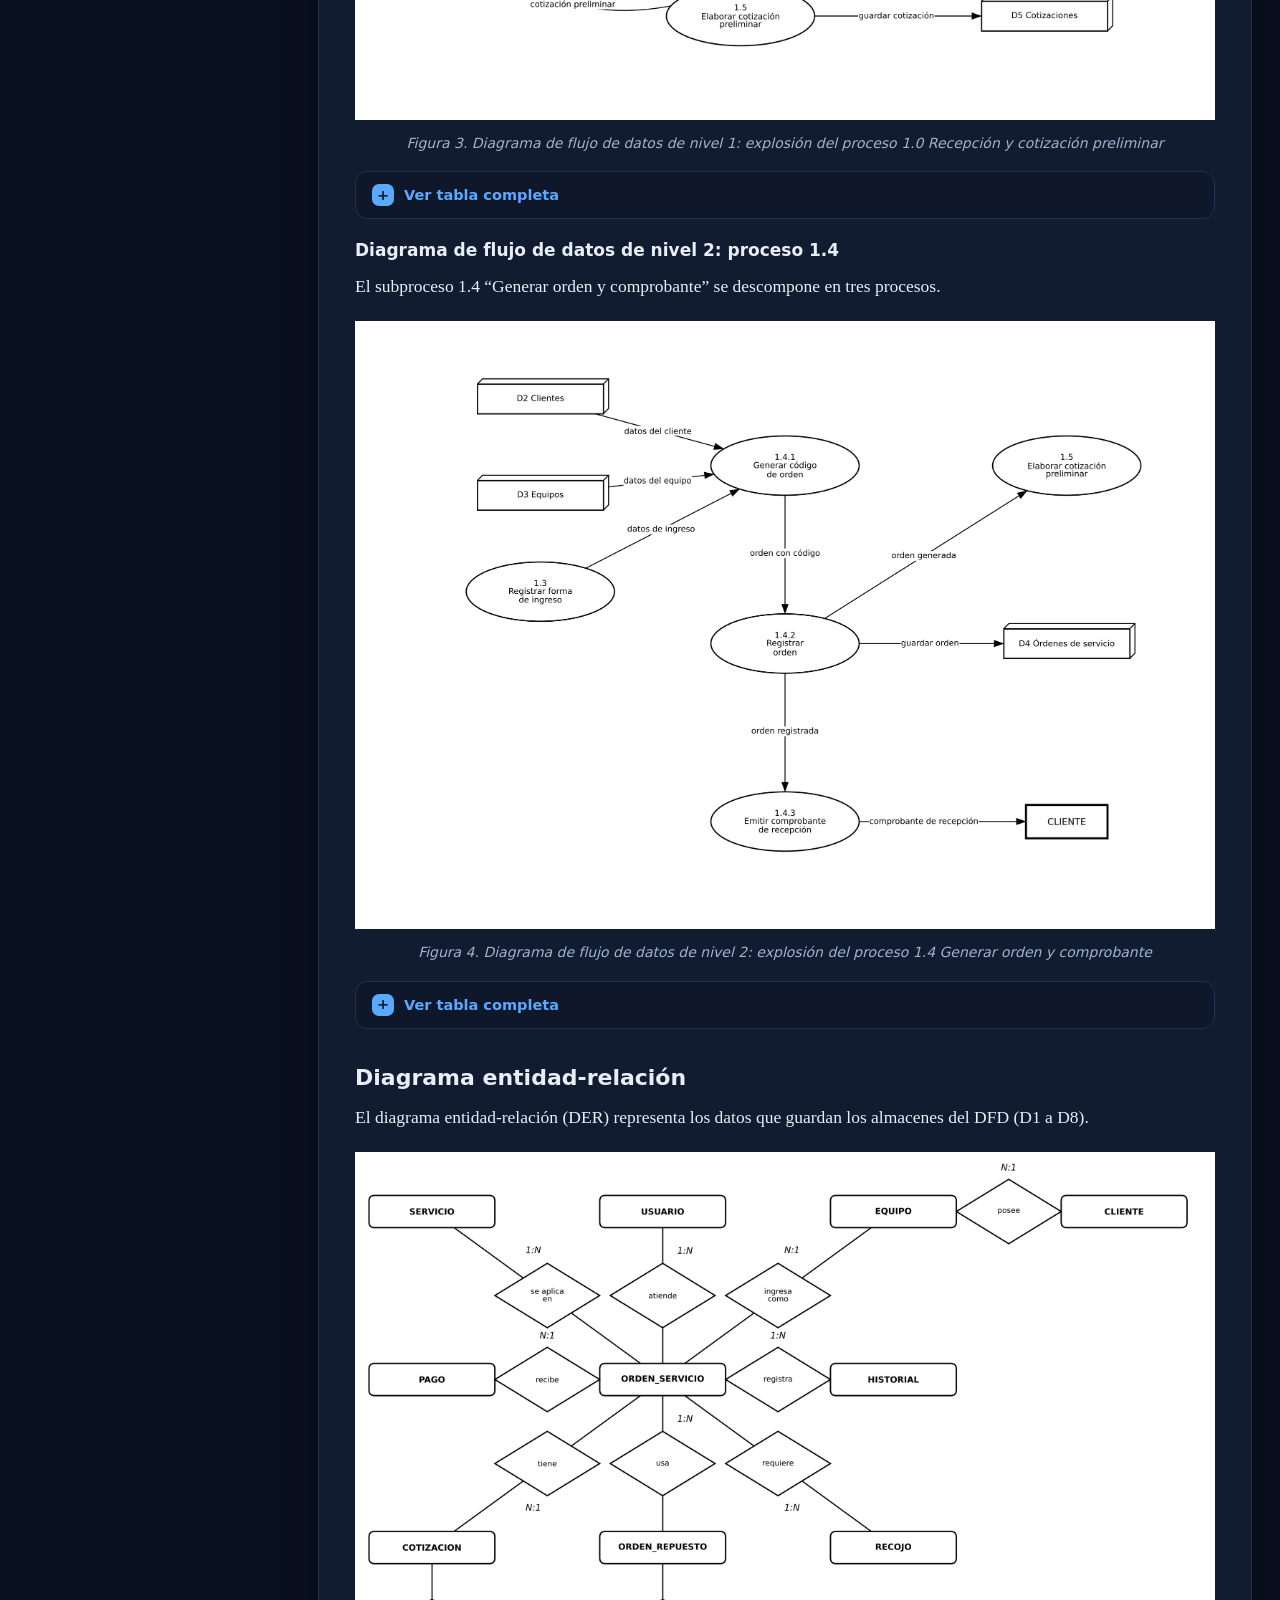
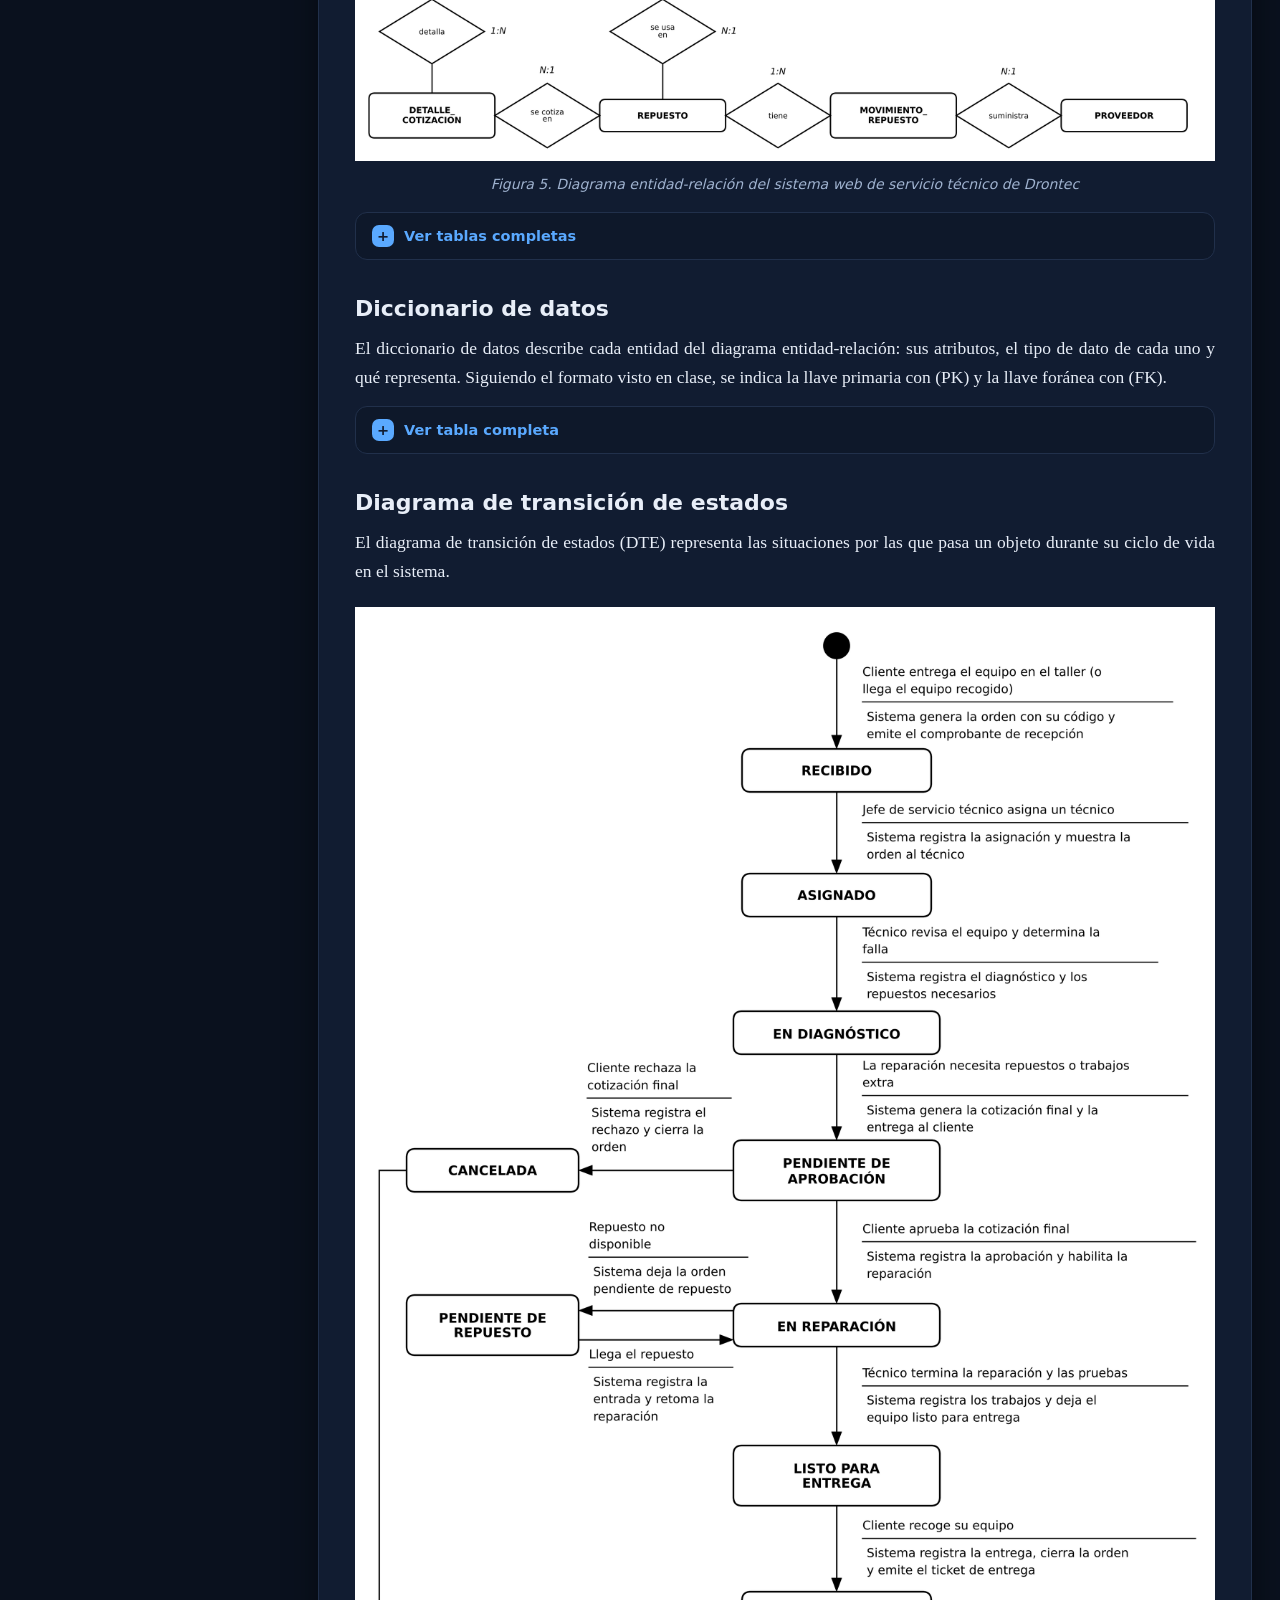
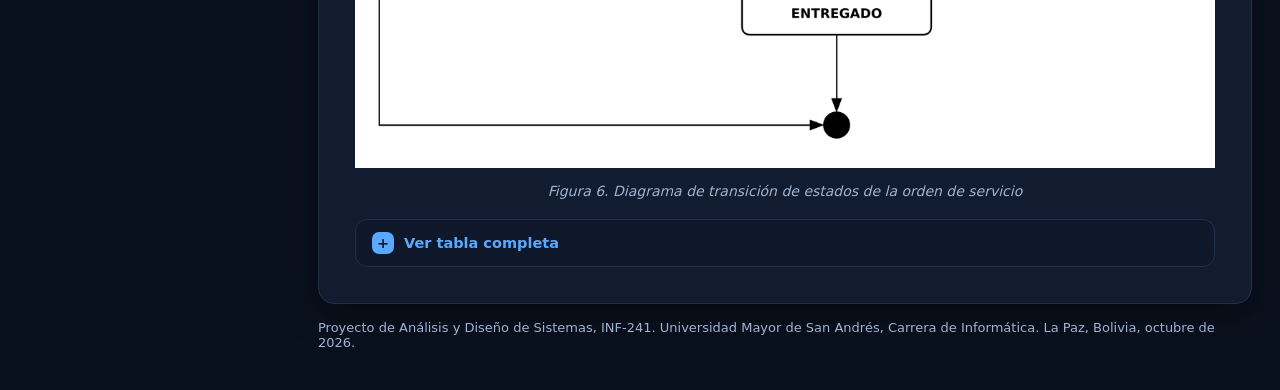
<file: parte-2.html>
<!doctype html>
<html lang="es" data-theme="dark">
<head>
<meta charset="utf-8">
<meta name="viewport" content="width=device-width,initial-scale=1">
<title>Análisis Estructurado | Drontec, servicio técnico de drones</title>
<meta name="description" content="Análisis Estructurado. Proyecto de Análisis y Diseño de Sistemas INF-241 para el servicio técnico de drones de Drontec.">
<meta property="og:title" content="Análisis Estructurado | Drontec, servicio técnico de drones">
<meta property="og:description" content="Análisis Estructurado. Proyecto de Análisis y Diseño de Sistemas INF-241 para el servicio técnico de drones de Drontec.">
<meta property="og:image" content="img/hero-dron.jpg">
<link rel="icon" type="image/png" href="favicon.png">
<link rel="apple-touch-icon" href="apple-touch-icon.png">
<script>(function(){var t;try{t=localStorage.getItem('drontec-theme')}catch(e){}if(!t){t='dark'}document.documentElement.setAttribute('data-theme',t)})()</script>
<link rel="stylesheet" href="style.css?v=4">
</head>
<body>
<div class="scrim" data-close-menu></div>
<header class="top">
<button class="ibtn" type="button" data-open-menu aria-label="Abrir menú"><svg class="i" viewBox="0 0 24 24" aria-hidden="true"><path d="M4 6h16M4 12h16M4 18h16"/></svg></button>
<a class="ttl" href="index.html"><img src="img/logo-drontec.png" alt="Drontec"></a>
<span class="sp"></span>
<button class="ibtn" type="button" data-toggle-theme aria-label="Cambiar entre modo claro y oscuro"><span class="sun"><svg class="i" viewBox="0 0 24 24" aria-hidden="true"><circle cx="12" cy="12" r="4"/><path d="M12 2v2M12 20v2M4.9 4.9l1.4 1.4M17.7 17.7l1.4 1.4M2 12h2M20 12h2M4.9 19.1l1.4-1.4M17.7 6.3l1.4-1.4"/></svg></span><span class="moon"><svg class="i" viewBox="0 0 24 24" aria-hidden="true"><path d="M20 14.5A8 8 0 0 1 9.5 4 8 8 0 1 0 20 14.5z"/></svg></span></button>
</header>
<aside class="side" aria-label="Menú principal">
<a class="brand" href="index.html"><img src="img/logo-drontec.png" alt="Drontec"><b>Servicio técnico de drones</b><small>Sistema web de gestión · INF-241</small></a>
<nav class="menu" aria-label="Secciones del sitio">
<a href="index.html"><span class="ico c-home"><svg class="i" viewBox="0 0 24 24" aria-hidden="true"><path d="M3 11l9-8 9 8"/><path d="M5 10v10h14V10"/><path d="M10 20v-6h4v6"/></svg></span><span>Inicio</span></a>
<details><summary data-title="Marco Teórico" data-sub="Fundamentos del proyecto" data-desc="Introducción, antecedentes, planteamiento y formulación del problema, propósito del estudio, método, justificación, alcances y planificación del sistema web de servicio técnico de Drontec." data-chips="10 secciones|2 figuras" data-href="parte-1.html" data-ico="c-marco"><span class="ico c-marco"><svg class="i" viewBox="0 0 24 24" aria-hidden="true"><path d="M4 4h12a3 3 0 0 1 3 3v13H7a3 3 0 0 1-3-3z"/><path d="M4 17a3 3 0 0 1 3-3h12"/></svg></span><span>Marco Teórico</span><svg class="i chev" viewBox="0 0 24 24" aria-hidden="true"><path d="M9 6l6 6-6 6"/></svg></summary><div class="sub">
<a href="parte-1.html#introduccion">Introducción</a>
<a href="parte-1.html#antecedentes">Antecedentes</a>
<a href="parte-1.html#planteamiento-del-problema">Planteamiento del problema</a>
<a href="parte-1.html#arbol-de-problemas">Árbol de problemas</a>
<a href="parte-1.html#formulacion-del-problema">Formulación del problema</a>
<a href="parte-1.html#proposito-del-estudio">Propósito del estudio</a>
<a href="parte-1.html#metodo-medios-e-instrumentos-de-investigacion">Método e instrumentos</a>
<a href="parte-1.html#justificacion">Justificación</a>
<a href="parte-1.html#alcances-y-delimitaciones">Alcances y delimitaciones</a>
<a href="parte-1.html#planificacion-de-actividades">Planificación</a>
</div></details>
<details open class="cur"><summary data-title="Análisis Estructurado" data-sub="Modelos del sistema" data-desc="Modelo ambiental (contexto y lista de acontecimientos), diagramas de flujo de datos, diagrama entidad-relación, diccionario de datos y diagrama de transición de estados." data-chips="5 secciones|6 figuras" data-href="parte-2.html" data-ico="c-estr"><span class="ico c-estr"><svg class="i" viewBox="0 0 24 24" aria-hidden="true"><path d="M12 3l9 5-9 5-9-5z"/><path d="M3 13l9 5 9-5"/></svg></span><span>Análisis Estructurado</span><svg class="i chev" viewBox="0 0 24 24" aria-hidden="true"><path d="M9 6l6 6-6 6"/></svg></summary><div class="sub">
<a href="parte-2.html#modelo-ambiental">Modelo ambiental</a>
<a class="l2" href="parte-2.html#declaracion-de-proposito">Declaración de propósito</a>
<a class="l2" href="parte-2.html#diagrama-de-contexto">Diagrama de contexto</a>
<a class="l2" href="parte-2.html#lista-de-acontecimientos">Lista de acontecimientos</a>
<a class="l2" href="parte-2.html#supuestos-y-puntos-por-confirmar-con-drontec">Supuestos por confirmar</a>
<a href="parte-2.html#modelo-de-comportamiento">Modelo de comportamiento</a>
<a class="l2" href="parte-2.html#diagrama-de-flujo-de-datos-de-nivel-0">DFD nivel 0</a>
<a class="l2" href="parte-2.html#diagrama-de-flujo-de-datos-de-nivel-1-proceso-1-0">DFD nivel 1 (proceso 1.0)</a>
<a class="l2" href="parte-2.html#diagrama-de-flujo-de-datos-de-nivel-2-proceso-1-4">DFD nivel 2 (proceso 1.4)</a>
<a href="parte-2.html#diagrama-entidad-relacion">Diagrama entidad-relación</a>
<a href="parte-2.html#diccionario-de-datos">Diccionario de datos</a>
<a href="parte-2.html#diagrama-de-transicion-de-estados">Diagrama de transición de estados</a>
</div></details>
<details><summary data-title="Orientado a Objetos" data-sub="Modelos con UML" data-desc="Diagrama de clases, casos de uso de sistema, casos de uso de negocio y un caso de uso de tipo texto expandido." data-chips="4 secciones|5 figuras" data-href="parte-3.html" data-ico="c-obj"><span class="ico c-obj"><svg class="i" viewBox="0 0 24 24" aria-hidden="true"><path d="M12 3l8 4.5v9L12 21l-8-4.5v-9z"/><path d="M12 12l8-4.5M12 12L4 7.5M12 12v9"/></svg></span><span>Orientado a Objetos</span><svg class="i chev" viewBox="0 0 24 24" aria-hidden="true"><path d="M9 6l6 6-6 6"/></svg></summary><div class="sub">
<a href="parte-3.html#diagrama-de-clases">Diagrama de clases</a>
<a href="parte-3.html#diagrama-de-casos-de-uso-de-sistema">CU de sistema</a>
<a href="parte-3.html#diagrama-de-casos-de-uso-de-negocio">CU de negocio</a>
<a href="parte-3.html#caso-de-uso-de-tipo-texto-expandido">CU de tipo texto expandido</a>
</div></details>
<a href="video.html"><span class="ico c-video"><svg class="i" viewBox="0 0 24 24" aria-hidden="true"><rect x="3" y="5" width="18" height="14" rx="3"/><path d="M10 9l5 3-5 3z"/></svg></span><span>Video</span></a>
<a href="contactos.html"><span class="ico c-cont"><svg class="i" viewBox="0 0 24 24" aria-hidden="true"><circle cx="9" cy="8" r="3.5"/><path d="M2.5 20c.5-3.5 3.2-5.5 6.5-5.5s6 2 6.5 5.5"/><path d="M16 4.5a3.5 3.5 0 0 1 0 7M18 14.8c1.9.6 3.2 2.3 3.5 5.2"/></svg></span><span>Contactos</span></a>
</nav>
<div class="side-foot">UMSA · Carrera de Informática</div>
</aside>
<button class="ibtn themebtn" type="button" data-toggle-theme aria-label="Cambiar entre modo claro y oscuro"><span class="sun"><svg class="i" viewBox="0 0 24 24" aria-hidden="true"><circle cx="12" cy="12" r="4"/><path d="M12 2v2M12 20v2M4.9 4.9l1.4 1.4M17.7 17.7l1.4 1.4M2 12h2M20 12h2M4.9 19.1l1.4-1.4M17.7 6.3l1.4-1.4"/></svg></span><span class="moon"><svg class="i" viewBox="0 0 24 24" aria-hidden="true"><path d="M20 14.5A8 8 0 0 1 9.5 4 8 8 0 1 0 20 14.5z"/></svg></span></button>
<div class="bg-fx" aria-hidden="true"><span class="orb o1"></span><span class="orb o2"></span><i style="left:8%;top:12%;animation-delay:0s"></i><i style="left:22%;top:70%;animation-delay:1.2s"></i><i style="left:35%;top:28%;animation-delay:2.1s"></i><i style="left:52%;top:82%;animation-delay:0.6s"></i><i style="left:63%;top:18%;animation-delay:1.8s"></i><i style="left:78%;top:58%;animation-delay:2.6s"></i><i style="left:90%;top:30%;animation-delay:0.9s"></i><i style="left:14%;top:44%;animation-delay:3.1s"></i><i style="left:46%;top:50%;animation-delay:1.5s"></i><i style="left:70%;top:90%;animation-delay:2.2s"></i><i style="left:95%;top:75%;animation-delay:0.3s"></i><i style="left:30%;top:6%;animation-delay:2.8s"></i><span class="route r1"></span><span class="route r2"></span></div>
<div class="pv-overlay" data-close-card></div>
<div class="pv-modal" role="dialog" aria-modal="true" aria-labelledby="pvTitle">
<div class="pv-head"><span class="ico" id="pvIco"></span><div><h2 id="pvTitle"></h2><small id="pvSub"></small></div></div>
<p id="pvDesc"></p>
<div class="pv-chips" id="pvChips"></div>
<div class="pv-btns"><a class="btn pri" id="pvGo" href="#">Abrir sección</a><button class="btn" type="button" data-close-card>Cerrar</button></div>
</div>
<div class="wrap">
<div class="page"><div class="pagehead"><img src="img/icono-drontec.png" alt=""><div><small>Drontec · Servicio técnico de drones</small><b>Análisis Estructurado</b></div></div><article><h1>Análisis Estructurado</h1>
<p>Esta parte aplica el paradigma del análisis estructurado al sistema web para la gestión del servicio técnico de Drontec. Se desarrolla primero el modelo ambiental, que define la frontera del sistema y su relación con el entorno, y a continuación el modelo de comportamiento (diagramas de flujo de datos), el modelo de datos, con su diccionario, y el modelo de estados.</p>
<h2 id="modelo-ambiental">Modelo ambiental</h2>
<h3 id="declaracion-de-proposito">Declaración de propósito</h3>
<p>El sistema registra y da seguimiento a cada equipo que ingresa al servicio técnico de Drontec, desde la solicitud de cotización y el recojo hasta su entrega. Controla la asignación de técnicos, las cotizaciones, los repuestos y los pagos, para que cualquier persona del taller conozca el estado de cada trabajo.</p>
<p>No incluye ventas, alquiler de equipos, servicios de ingeniería, facturación con el SIN ni integración con WhatsApp.</p>
<h3 id="diagrama-de-contexto">Diagrama de contexto</h3>
<p class="lead">El diagrama de contexto representa todo el sistema como un único proceso y muestra con qué entidades externas se comunica y qué datos intercambia con cada una.</p>
<figure><a href="img/diagrama_contexto.png"><img alt="Diagrama de contexto del sistema de servicio técnico de Drontec" src="img/diagrama_contexto.png"/></a><figcaption>Figura 1. Diagrama de contexto del sistema web para la gestión de servicio técnico de Drontec</figcaption></figure>
<details class="more"><summary><span class="o">Ver tabla completa</span><span class="c">Ocultar</span></summary><div class="more-body"><p>Cada flecha es un flujo de datos y su punta indica el sentido: hacia el sistema es una entrada y hacia la entidad es una salida. Para que el diagrama se lea con claridad, algunos flujos se presentan agrupados (por ejemplo, “Pagos” reúne el pago del envío, el anticipo y el saldo) y el ingreso con credenciales, con el acceso según el rol, no se dibuja porque aplica a las cuatro entidades del taller. La tabla 1 detalla cada flujo, y el diagrama se presenta en la página siguiente (figura 1).</p><p class="cap">Tabla 1. Flujos de datos del diagrama de contexto, por entidad externa</p><div class="tw"><table>
<thead>
<tr class="header">
<th><strong>Entidad externa</strong></th>
<th><strong>Entradas al sistema</strong></th>
<th><strong>Salidas del sistema</strong></th>
</tr>
</thead>
<tbody>
<tr class="odd">
<td>Cliente</td>
<td><p>Solicitud de cotización preliminar</p>
<p>Respuesta a la cotización preliminar</p>
<p>Pago de envío (efectivo o QR)</p>
<p>Datos del cliente, equipo y falla</p>
<p>Respuesta a la cotización final</p>
<p>Pago de anticipo o saldo (efectivo o QR)</p>
<p>Consulta de estado</p></td>
<td><p>Cotización preliminar</p>
<p>Comprobante de recepción</p>
<p>Cotización final</p>
<p>Estado del equipo</p>
<p>Comprobante de pago</p>
<p>Ticket de entrega</p></td>
</tr>
<tr class="even">
<td>Técnico</td>
<td><p>Diagnóstico y repuestos requeridos</p>
<p>Datos de la cotización final</p>
<p>Servicios con precio establecido</p>
<p>Trabajos, pruebas y cambio de estado</p>
<p>Repuestos usados</p>
<p>Consulta de historial (ida)</p>
<p>Credenciales de acceso (ida)</p></td>
<td><p>Órdenes asignadas</p>
<p>Disponibilidad de repuestos</p>
<p>Historial del equipo (vuelta)</p>
<p>Acceso según rol (vuelta)</p></td>
</tr>
<tr class="odd">
<td>Jefe de servicio técnico</td>
<td><p>Asignación de técnico</p>
<p>Programación de recojo</p>
<p>Cancelación de orden</p>
<p>Solicitud de reportes</p>
<p>Consulta de historial (ida)</p>
<p>Credenciales de acceso (ida)</p></td>
<td><p>Órdenes por estado y carga de trabajo</p>
<p>Reportes de órdenes, repuestos y pagos</p>
<p>Solicitudes de recojo pendientes</p>
<p>Historial de órdenes y pagos (vuelta)</p>
<p>Acceso según rol (vuelta)</p></td>
</tr>
<tr class="even">
<td>Encargado de inventario</td>
<td><p>Entrada de repuestos (código, descripción, cantidad y ubicación)</p>
<p>Credenciales de acceso (ida)</p></td>
<td><p>Alerta de reposición</p>
<p>Reporte de existencias y movimientos</p>
<p>Acceso según rol (vuelta)</p></td>
</tr>
<tr class="odd">
<td>Administrador del sistema</td>
<td><p>Alta de usuarios, roles y permisos</p>
<p>Credenciales de acceso (ida)</p></td>
<td><p>Confirmación y listado de usuarios</p>
<p>Acceso según rol (vuelta)</p></td>
</tr>
</tbody>
</table></div></div></details>
<h3 id="lista-de-acontecimientos">Lista de acontecimientos</h3>
<p class="lead">Un acontecimiento es algo que ocurre fuera del sistema y al que este debe responder. Se incluye además un acontecimiento temporal (el 12), que el propio sistema detecta con el paso del tiempo o al alcanzar una condición.</p>
<details class="more"><summary><span class="o">Ver tabla completa</span><span class="c">Ocultar</span></summary><div class="more-body"><p>Los acontecimientos van ordenados según el recorrido del equipo.</p><p class="cap">Tabla 2. Lista de acontecimientos</p><div class="tw"><table>
<thead>
<tr class="header">
<th><strong>N.º</strong></th>
<th><strong>Acontecimiento</strong></th>
<th><strong>Entidad</strong></th>
<th><strong>Respuesta del sistema</strong></th>
<th><strong>Tipo</strong></th>
</tr>
</thead>
<tbody>
<tr class="odd">
<td>1</td>
<td>Una persona (de la ciudad o de otro departamento) pide una cotización preliminar enviando fotos y una descripción de la falla.</td>
<td>Cliente</td>
<td>Registra la solicitud (contacto, equipo y falla), genera la cotización preliminar como precio estimado no vinculante y se la entrega.</td>
<td>Externo</td>
</tr>
<tr class="even">
<td>2</td>
<td>El cliente responde a la cotización preliminar y, si acepta, pide el envío del equipo.</td>
<td>Cliente</td>
<td>Registra la respuesta. Si acepta, registra la solicitud de recojo, el costo de envío y su pago (efectivo o QR), y emite el comprobante de envío.</td>
<td>Externo</td>
</tr>
<tr class="odd">
<td>3</td>
<td>El jefe programa el recojo del equipo en la dirección del cliente.</td>
<td>Jefe de servicio técnico</td>
<td>Registra fecha, responsable y estado “en recojo”, y mantiene la lista de recojos pendientes.</td>
<td>Externo</td>
</tr>
<tr class="even">
<td>4</td>
<td>El cliente lleva el equipo al taller, o el equipo recogido llega al taller.</td>
<td>Cliente</td>
<td>Registra cliente, equipo, accesorios, falla y forma de ingreso (en persona o por recojo). Genera la orden con su código y emite el comprobante de recepción.</td>
<td>Externo</td>
</tr>
<tr class="odd">
<td>5</td>
<td>El jefe decide qué técnico se encarga de una orden.</td>
<td>Jefe de servicio técnico</td>
<td>Registra la asignación (y las reasignaciones, si las hay) y muestra la orden al técnico.</td>
<td>Externo</td>
</tr>
<tr class="even">
<td>6</td>
<td>El técnico revisa el equipo y determina la falla.</td>
<td>Técnico</td>
<td>Registra el diagnóstico y los repuestos necesarios, y actualiza el estado.</td>
<td>Externo</td>
</tr>
<tr class="odd">
<td>7</td>
<td>El servicio tiene un precio establecido (por ejemplo, una limpieza).</td>
<td>Técnico</td>
<td>Registra el servicio con su precio, sin exigir cotización.</td>
<td>Externo</td>
</tr>
<tr class="even">
<td>8</td>
<td>La reparación necesita repuestos o trabajos adicionales.</td>
<td>Técnico</td>
<td>Genera la cotización final ligada a la orden (confirma o ajusta la preliminar, si la hubo), la entrega al cliente y deja la orden pendiente de aprobación.</td>
<td>Externo</td>
</tr>
<tr class="odd">
<td>9</td>
<td>El cliente responde a la cotización final (aprueba, rechaza o aún no responde).</td>
<td>Cliente</td>
<td>Registra la respuesta y actualiza el estado de la orden.</td>
<td>Externo</td>
</tr>
<tr class="even">
<td>10</td>
<td>El técnico necesita un repuesto.</td>
<td>Técnico</td>
<td>Muestra la disponibilidad. Si hay, registra su uso y lo descuenta; si no, deja la orden pendiente de repuesto.</td>
<td>Externo</td>
</tr>
<tr class="odd">
<td>11</td>
<td>Llega o se incorpora un repuesto.</td>
<td>Encargado de inventario</td>
<td>Registra la entrada (código, descripción, cantidad y ubicación) y actualiza las existencias.</td>
<td>Externo</td>
</tr>
<tr class="even">
<td>12</td>
<td>Un repuesto llega a su nivel mínimo (el mínimo se define después).</td>
<td>Encargado de inventario (destinatario)</td>
<td>Emite la alerta de reposición. Es un acontecimiento temporal: lo detecta el propio sistema al comparar existencias con el mínimo.</td>
<td>Temporal</td>
</tr>
<tr class="odd">
<td>13</td>
<td>El técnico repara y prueba el equipo.</td>
<td>Técnico</td>
<td>Registra los trabajos, las pruebas y el cambio de estado hasta dejarlo listo para entrega.</td>
<td>Externo</td>
</tr>
<tr class="even">
<td>14</td>
<td>El cliente consulta cómo va su equipo.</td>
<td>Cliente</td>
<td>Muestra el estado actual de la orden.</td>
<td>Externo</td>
</tr>
<tr class="odd">
<td>15</td>
<td>El cliente paga un anticipo o el saldo.</td>
<td>Cliente</td>
<td>Registra total, anticipo, saldo, fecha y método (efectivo o QR) y emite el comprobante de pago.</td>
<td>Externo</td>
</tr>
<tr class="even">
<td>16</td>
<td>El cliente recoge su equipo.</td>
<td>Cliente</td>
<td>Registra la entrega (fecha, quién recibió y accesorios devueltos), cierra la orden y emite el ticket de entrega.</td>
<td>Externo</td>
</tr>
<tr class="odd">
<td>17</td>
<td>Se cancela una orden.</td>
<td>Jefe de servicio técnico</td>
<td>Registra la cancelación, su fecha y el cambio de estado.</td>
<td>Externo</td>
</tr>
<tr class="even">
<td>18</td>
<td>Se necesita ver el avance y la carga de cada técnico.</td>
<td>Jefe de servicio técnico</td>
<td>Muestra las órdenes por estado y por técnico.</td>
<td>Externo</td>
</tr>
<tr class="odd">
<td>19</td>
<td>Se consulta el historial de un cliente o de un equipo (por ejemplo, un cliente frecuente que vuelve).</td>
<td>Jefe de servicio técnico / Técnico</td>
<td>Muestra sus órdenes y pagos anteriores.</td>
<td>Externo</td>
</tr>
<tr class="even">
<td>20</td>
<td>Se necesita un reporte por día, semana, mes o año (por ejemplo, qué modelos se reparan más).</td>
<td>Jefe de servicio técnico</td>
<td>Genera el reporte básico de órdenes, repuestos o pagos.</td>
<td>Externo</td>
</tr>
<tr class="odd">
<td>21</td>
<td>Se incorpora una persona al taller o cambian sus permisos.</td>
<td>Administrador del sistema</td>
<td>Registra la cuenta, el rol y los permisos, y confirma el alta.</td>
<td>Externo</td>
</tr>
<tr class="even">
<td>22</td>
<td>Una persona del taller intenta ingresar al sistema.</td>
<td>Técnico, jefe, encargado o administrador</td>
<td>Valida sus credenciales y le muestra solo lo que su rol permite.</td>
<td>Externo</td>
</tr>
</tbody>
</table></div></div></details>
<h3 id="supuestos-y-puntos-por-confirmar-con-drontec">Supuestos y puntos por confirmar con Drontec</h3>
<p class="lead">Para completar el modelo se adoptaron los siguientes supuestos, que deben validarse con la empresa:</p>
<details class="more"><summary><span class="o">Ver detalle</span><span class="c">Ocultar</span></summary><div class="more-body"><ul>
<li><p>La cotización preliminar es un precio estimado y no vinculante; el precio definitivo se fija con la cotización final tras el diagnóstico.</p></li>
<li><p>El envío del equipo lo coordina el jefe de servicio técnico, y el cliente paga el costo de envío una vez que acepta la cotización preliminar.</p></li>
<li><p>La devolución del equipo a un cliente de otro departamento (envío de retorno) queda por definir con Drontec; por ahora la entrega se registra como recojo en el taller.</p></li>
<li><p>El cliente consulta el estado de su equipo con el código de su orden, que figura en el comprobante de recepción.</p></li>
<li><p>Los pagos se registran en efectivo o por QR; no hay integración con el Servicio de Impuestos Nacionales (SIN) ni con WhatsApp.</p></li>
<li><p>El nivel mínimo de existencias de cada repuesto se definirá más adelante.</p></li>
</ul></div></details>
<h2 id="modelo-de-comportamiento">Modelo de comportamiento</h2>
<h3 id="diagrama-de-flujo-de-datos-de-nivel-0">Diagrama de flujo de datos de nivel 0</h3>
<p class="lead">El diagrama de nivel 0 descompone el proceso único del diagrama de contexto en los siete procesos principales del sistema, y muestra los almacenes de datos que utilizan.</p>
<figure><a href="img/dfd_nivel_0.png"><img alt="Diagrama de flujo de datos de nivel 0 del sistema de servicio técnico de Drontec" src="img/dfd_nivel_0.png"/></a><figcaption>Figura 2. Diagrama de flujo de datos de nivel 0 del sistema web de servicio técnico de Drontec</figcaption></figure>
<details class="more"><summary><span class="o">Ver tablas completas</span><span class="c">Ocultar</span></summary><div class="more-body"><p>Los flujos entre las entidades externas y el sistema son los mismos del diagrama de contexto, de modo que ambos diagramas están balanceados; solo se reparten entre los procesos que los reciben o los emiten. Dos flujos del contexto se dividen según el proceso: “Cotización: solicitud y respuesta” aparece como “Solicitud de cotización” (proceso 1.0) y “Respuesta de cotización” (proceso 2.0), y “Cotización preliminar y final” aparece como “Cotización preliminar” (1.0) y “Cotización final” (2.0). Cuando una entidad envía o recibe varios datos por el mismo camino, se agrupan en una sola flecha separados por comas. Los almacenes D4 (Órdenes de servicio) y D8 (Historial) aparecen dos veces para no cruzar líneas, pero cada uno es un único almacén; en los almacenes, la flecha indica si el proceso lo lee, lo escribe o ambas cosas.</p><p class="cap">Tabla 3. Procesos del diagrama de flujo de datos de nivel 0</p><div class="tw"><table>
<thead>
<tr class="header">
<th><strong>N.º</strong></th>
<th><strong>Proceso</strong></th>
<th><strong>Descripción</strong></th>
</tr>
</thead>
<tbody>
<tr class="odd">
<td>1.0</td>
<td>Recepción y cotización preliminar</td>
<td>Registra al cliente, el equipo y la falla; genera la orden con su código, gestiona el recojo cuando corresponde y emite el comprobante de recepción y la cotización preliminar.</td>
</tr>
<tr class="even">
<td>2.0</td>
<td>Diagnóstico y cotización final</td>
<td>Recibe el diagnóstico y los repuestos requeridos, fija la cotización final y registra la aprobación o el rechazo del cliente.</td>
</tr>
<tr class="odd">
<td>3.0</td>
<td>Reparación y pruebas</td>
<td>Entrega las órdenes asignadas al técnico, registra el trabajo, las pruebas y los cambios de estado, y atiende las consultas de estado y de historial del equipo.</td>
</tr>
<tr class="even">
<td>4.0</td>
<td>Control de repuestos</td>
<td>Registra las entradas de repuestos y los repuestos usados, informa su disponibilidad y emite la alerta de reposición y el reporte de existencias y movimientos.</td>
</tr>
<tr class="odd">
<td>5.0</td>
<td>Cobro y entrega</td>
<td>Registra los pagos (envío, anticipo y saldo), emite el comprobante de pago y el ticket de entrega, y cierra la orden.</td>
</tr>
<tr class="even">
<td>6.0</td>
<td>Supervisión y reportes</td>
<td>Permite al jefe de servicio técnico asignar técnico y recojo, cancelar órdenes y obtener reportes, historial, carga de trabajo y recojos pendientes.</td>
</tr>
<tr class="odd">
<td>7.0</td>
<td>Administración de usuarios</td>
<td>Registra usuarios, roles y permisos, y controla el acceso al sistema según el rol.</td>
</tr>
</tbody>
</table></div><p class="cap">Tabla 4. Almacenes de datos</p><div class="tw"><table>
<thead>
<tr class="header">
<th><strong>Id</strong></th>
<th><strong>Almacén</strong></th>
<th><strong>Contenido</strong></th>
</tr>
</thead>
<tbody>
<tr class="odd">
<td>D1</td>
<td>Usuarios y roles</td>
<td>Usuarios del sistema, roles, permisos y credenciales.</td>
</tr>
<tr class="even">
<td>D2</td>
<td>Clientes</td>
<td>Datos de los clientes (nombre, contacto, procedencia).</td>
</tr>
<tr class="odd">
<td>D3</td>
<td>Equipos</td>
<td>Equipos recibidos: tipo, marca, modelo, accesorios y falla declarada.</td>
</tr>
<tr class="even">
<td>D4</td>
<td>Órdenes de servicio</td>
<td>Órdenes con su código, estado, técnico asignado, recojo y entrega.</td>
</tr>
<tr class="odd">
<td>D5</td>
<td>Cotizaciones</td>
<td>Cotizaciones preliminares y finales, con su aprobación o rechazo.</td>
</tr>
<tr class="even">
<td>D6</td>
<td>Pagos</td>
<td>Envío, anticipo y saldo, con sus comprobantes y tickets.</td>
</tr>
<tr class="odd">
<td>D7</td>
<td>Repuestos</td>
<td>Existencias de repuestos, ubicación y movimientos.</td>
</tr>
<tr class="even">
<td>D8</td>
<td>Historial</td>
<td>Historial de reparaciones, pruebas y repuestos usados por equipo.</td>
</tr>
</tbody>
</table></div></div></details>
<h3 id="diagrama-de-flujo-de-datos-de-nivel-1-proceso-1-0">Diagrama de flujo de datos de nivel 1: proceso 1.0</h3>
<p class="lead">El proceso 1.0 “Recepción y cotización preliminar” se descompone en cinco subprocesos que siguen el orden en que se atiende al cliente.</p>
<figure><a href="img/dfd_nivel_1_proceso_1.png"><img alt="Diagrama de flujo de datos de nivel 1 del proceso 1.0 Recepción y cotización preliminar" src="img/dfd_nivel_1_proceso_1.png"/></a><figcaption>Figura 3. Diagrama de flujo de datos de nivel 1: explosión del proceso 1.0 Recepción y cotización preliminar</figcaption></figure>
<details class="more"><summary><span class="o">Ver tabla completa</span><span class="c">Ocultar</span></summary><div class="more-body"><p>El diagrama está balanceado con el nivel 0: el cliente envía y recibe los mismos flujos que llegan y salen del proceso 1.0 (datos del cliente, equipo y falla, forma de ingreso, solicitud de cotización, comprobante de recepción y cotización preliminar; en este nivel los datos de ingreso y de equipo se muestran por separado para identificar el subproceso que los recibe), y los almacenes D2, D3, D4 y D5 son los mismos del nivel 0. Los flujos entre subprocesos (cliente identificado, equipo registrado, datos de ingreso y orden generada) son internos y solo aparecen en este nivel.</p><p class="cap">Tabla 5. Subprocesos del proceso 1.0</p><div class="tw"><table>
<thead>
<tr class="header">
<th><strong>N.º</strong></th>
<th><strong>Subproceso</strong></th>
<th><strong>Descripción</strong></th>
</tr>
</thead>
<tbody>
<tr class="odd">
<td>1.1</td>
<td>Registrar cliente</td>
<td>Recibe los datos del cliente; si ya existe en D2 lo reutiliza, y si no, lo registra.</td>
</tr>
<tr class="even">
<td>1.2</td>
<td>Registrar equipo y falla</td>
<td>Registra el equipo (tipo, marca, modelo, accesorios) y la falla declarada, y lo guarda en D3.</td>
</tr>
<tr class="odd">
<td>1.3</td>
<td>Registrar forma de ingreso</td>
<td>Registra si el equipo llega al taller o si se solicita recojo a domicilio.</td>
</tr>
<tr class="even">
<td>1.4</td>
<td>Generar orden y comprobante</td>
<td>Reúne los datos del cliente, del equipo y del ingreso, genera la orden con su código, la guarda en D4 y emite el comprobante de recepción.</td>
</tr>
<tr class="odd">
<td>1.5</td>
<td>Elaborar cotización preliminar</td>
<td>Con los datos de la orden, atiende la solicitud de cotización del cliente, guarda la cotización en D5 y se la entrega.</td>
</tr>
</tbody>
</table></div></div></details>
<h3 id="diagrama-de-flujo-de-datos-de-nivel-2-proceso-1-4">Diagrama de flujo de datos de nivel 2: proceso 1.4</h3>
<p class="lead">El subproceso 1.4 “Generar orden y comprobante” se descompone en tres procesos.</p>
<figure><a href="img/dfd_nivel_2_proceso_1_4.png"><img alt="Diagrama de flujo de datos de nivel 2 del proceso 1.4 Generar orden y comprobante" src="img/dfd_nivel_2_proceso_1_4.png"/></a><figcaption>Figura 4. Diagrama de flujo de datos de nivel 2: explosión del proceso 1.4 Generar orden y comprobante</figcaption></figure>
<details class="more"><summary><span class="o">Ver tabla completa</span><span class="c">Ocultar</span></summary><div class="more-body"><p>El diagrama está balanceado con el nivel 1: recibe “datos de ingreso” del proceso 1.3 y “datos del cliente” y “datos del equipo” de los almacenes D2 y D3; entrega “orden generada” al proceso 1.5, guarda la orden en D4 y envía el “comprobante de recepción” al cliente. Los flujos “orden con código” y “orden registrada” son internos de este nivel.</p><p class="cap">Tabla 6. Procesos del subproceso 1.4</p><div class="tw"><table>
<thead>
<tr class="header">
<th><strong>N.º</strong></th>
<th><strong>Proceso</strong></th>
<th><strong>Descripción</strong></th>
</tr>
</thead>
<tbody>
<tr class="odd">
<td>1.4.1</td>
<td>Generar código de orden</td>
<td>Reúne los datos de ingreso, del cliente (D2) y del equipo (D3) y asigna a la orden su código único.</td>
</tr>
<tr class="even">
<td>1.4.2</td>
<td>Registrar orden</td>
<td>Guarda la orden con su código en D4 y la deja disponible para la cotización preliminar (proceso 1.5).</td>
</tr>
<tr class="odd">
<td>1.4.3</td>
<td>Emitir comprobante de recepción</td>
<td>Con la orden registrada, emite el comprobante de recepción que se entrega al cliente.</td>
</tr>
</tbody>
</table></div></div></details>
<h2 id="diagrama-entidad-relacion">Diagrama entidad-relación</h2>
<p class="lead">El diagrama entidad-relación (DER) representa los datos que guardan los almacenes del DFD (D1 a D8).</p>
<figure><a href="img/der.png"><img alt="Diagrama entidad-relación del sistema de servicio técnico de Drontec" src="img/der.png"/></a><figcaption>Figura 5. Diagrama entidad-relación del sistema web de servicio técnico de Drontec</figcaption></figure>
<details class="more"><summary><span class="o">Ver tablas completas</span><span class="c">Ocultar</span></summary><div class="more-body"><p>Siguiendo el estilo visto en clase, cada entidad se dibuja como un rectángulo con su nombre y cada relación como un rombo con el verbo que la nombra; los atributos de cada entidad, con su tipo y su descripción, se detallan en el diccionario de datos de la sección 4 (Tabla 9). La cardinalidad se escribe junto a cada rombo y se lee de la entidad de la izquierda (o de arriba) hacia la de la derecha (o de abajo): por ejemplo, “1:N” en “posee” significa que un cliente posee varios equipos, y “N:1” en “tiene” (cotización – orden) significa que varias cotizaciones pertenecen a una orden. Los usuarios del sistema (D1) corresponden a USUARIO; los clientes (D2) a CLIENTE; los equipos (D3) a EQUIPO; las órdenes (D4) a ORDEN_SERVICIO; las cotizaciones (D5) a COTIZACION; los pagos (D6) a PAGO; los repuestos y proveedores (D7) a REPUESTO, ORDEN_REPUESTO, MOVIMIENTO_REPUESTO y PROVEEDOR; y el historial (D8) a HISTORIAL. El catálogo de servicios (SERVICIO) y los recojos (RECOJO) se guardan junto con las órdenes (D4), y el detalle de cada cotización (DETALLE_COTIZACION) junto con las cotizaciones (D5).</p><p class="cap">Tabla 7. Entidades del DER</p><div class="tw"><table>
<thead>
<tr class="header">
<th><strong>Entidad</strong></th>
<th><strong>Descripción</strong></th>
</tr>
</thead>
<tbody>
<tr class="odd">
<td>USUARIO</td>
<td>Personal que usa el sistema (jefe de servicio técnico, técnico, encargado de inventario, administrador), con su rol y estado.</td>
</tr>
<tr class="even">
<td>CLIENTE</td>
<td>Persona que entrega un equipo para su reparación.</td>
</tr>
<tr class="odd">
<td>EQUIPO</td>
<td>Equipo recibido de un cliente: tipo, marca, modelo y accesorios.</td>
</tr>
<tr class="even">
<td>SERVICIO</td>
<td>Catálogo de servicios con precio establecido (por ejemplo, la limpieza), que no requieren cotización.</td>
</tr>
<tr class="odd">
<td>ORDEN_SERVICIO</td>
<td>Orden de reparación con su código, la falla declarada, la forma de ingreso (taller o recojo), el estado, el técnico asignado, el diagnóstico, los trabajos y pruebas, y los datos de la entrega.</td>
</tr>
<tr class="even">
<td>RECOJO</td>
<td>Recojo del equipo en la dirección del cliente, con su fecha, responsable, estado y costo de envío. Se registra antes de la orden y se enlaza a ella cuando el equipo llega al taller.</td>
</tr>
<tr class="odd">
<td>COTIZACION</td>
<td>Cotización preliminar o final de una orden, con su monto total y su estado (aprobada, rechazada o pendiente).</td>
</tr>
<tr class="even">
<td>DETALLE_COTIZACION</td>
<td>Ítems de una cotización: repuestos, mano de obra o trabajos adicionales, con su cantidad y precio.</td>
</tr>
<tr class="odd">
<td>PAGO</td>
<td>Pago de una orden: envío, anticipo o saldo.</td>
</tr>
<tr class="even">
<td>HISTORIAL</td>
<td>Registro de los cambios de estado y de las acciones realizadas sobre una orden.</td>
</tr>
<tr class="odd">
<td>REPUESTO</td>
<td>Repuesto del inventario, con su existencia, existencia mínima, ubicación y precio.</td>
</tr>
<tr class="even">
<td>ORDEN_REPUESTO</td>
<td>Repuestos usados en cada orden y su cantidad; resuelve la relación de muchos a muchos entre órdenes y repuestos.</td>
</tr>
<tr class="odd">
<td>MOVIMIENTO_REPUESTO</td>
<td>Entradas y salidas de cada repuesto del inventario; las entradas indican el proveedor.</td>
</tr>
<tr class="even">
<td>PROVEEDOR</td>
<td>Proveedor que suministra repuestos al taller.</td>
</tr>
</tbody>
</table></div><p class="cap">Tabla 8. Relaciones del DER</p><div class="tw"><table>
<thead>
<tr class="header">
<th><strong>Entidades</strong></th>
<th><strong>Relación</strong></th>
<th><strong>Cardinalidad</strong></th>
<th><strong>Significado</strong></th>
</tr>
</thead>
<tbody>
<tr class="odd">
<td>CLIENTE – EQUIPO</td>
<td>posee</td>
<td>1 : N</td>
<td>Un cliente puede entregar varios equipos; cada equipo pertenece a un cliente.</td>
</tr>
<tr class="even">
<td>USUARIO – ORDEN_SERVICIO</td>
<td>atiende</td>
<td>1 : N</td>
<td>Un técnico atiende varias órdenes; cada orden tiene un técnico asignado.</td>
</tr>
<tr class="odd">
<td>SERVICIO – ORDEN_SERVICIO</td>
<td>se aplica en</td>
<td>1 : N</td>
<td>Un servicio con precio establecido puede aplicarse en varias órdenes; una orden puede tener uno.</td>
</tr>
<tr class="even">
<td>EQUIPO – ORDEN_SERVICIO</td>
<td>ingresa como</td>
<td>1 : N</td>
<td>Un equipo puede ingresar varias veces (varias órdenes); cada orden corresponde a un equipo.</td>
</tr>
<tr class="odd">
<td>ORDEN_SERVICIO – PAGO</td>
<td>recibe</td>
<td>1 : N</td>
<td>Una orden puede tener varios pagos (envío, anticipo y saldo).</td>
</tr>
<tr class="even">
<td>ORDEN_SERVICIO – HISTORIAL</td>
<td>registra</td>
<td>1 : N</td>
<td>Cada cambio de estado de una orden queda registrado en el historial.</td>
</tr>
<tr class="odd">
<td>ORDEN_SERVICIO – COTIZACION</td>
<td>tiene</td>
<td>1 : N</td>
<td>Una orden puede tener una cotización preliminar y una final.</td>
</tr>
<tr class="even">
<td>ORDEN_SERVICIO – ORDEN_REPUESTO</td>
<td>usa</td>
<td>1 : N</td>
<td>Una orden puede usar varios repuestos.</td>
</tr>
<tr class="odd">
<td>ORDEN_SERVICIO – RECOJO</td>
<td>requiere</td>
<td>1 : N</td>
<td>Una orden que llega por recojo tiene su recojo programado (y reprogramado si hace falta).</td>
</tr>
<tr class="even">
<td>COTIZACION – DETALLE_COTIZACION</td>
<td>detalla</td>
<td>1 : N</td>
<td>Una cotización se compone de varios ítems.</td>
</tr>
<tr class="odd">
<td>REPUESTO – DETALLE_COTIZACION</td>
<td>se cotiza en</td>
<td>1 : N</td>
<td>Un repuesto puede aparecer en varios ítems de cotización.</td>
</tr>
<tr class="even">
<td>REPUESTO – ORDEN_REPUESTO</td>
<td>se usa en</td>
<td>1 : N</td>
<td>Un repuesto puede usarse en varias órdenes.</td>
</tr>
<tr class="odd">
<td>REPUESTO – MOVIMIENTO_REPUESTO</td>
<td>tiene</td>
<td>1 : N</td>
<td>Un repuesto tiene varios movimientos de entrada y salida.</td>
</tr>
<tr class="even">
<td>PROVEEDOR – MOVIMIENTO_REPUESTO</td>
<td>suministra</td>
<td>1 : N</td>
<td>Un proveedor suministra repuestos en varias entradas.</td>
</tr>
</tbody>
</table></div></div></details>
<h2 id="diccionario-de-datos">Diccionario de datos</h2>
<p class="lead">El diccionario de datos describe cada entidad del diagrama entidad-relación: sus atributos, el tipo de dato de cada uno y qué representa. Siguiendo el formato visto en clase, se indica la llave primaria con (PK) y la llave foránea con (FK).</p>
<details class="more"><summary><span class="o">Ver tabla completa</span><span class="c">Ocultar</span></summary><div class="more-body"><p>Los montos están en bolivianos.</p><p class="cap">Tabla 9. Diccionario de datos (PK: llave primaria; FK: llave foránea)</p><div class="tw"><table>
<thead>
<tr class="header">
<th><strong>Entidad</strong></th>
<th><strong>Atributo</strong></th>
<th><strong>Tipo</strong></th>
<th><strong>Descripción</strong></th>
</tr>
</thead>
<tbody>
<tr class="odd">
<td>USUARIO</td>
<td>id_usuario (PK)</td>
<td>varchar(10)</td>
<td>Código del usuario del sistema.</td>
</tr>
<tr class="even">
<td></td>
<td>nombre</td>
<td>varchar(60)</td>
<td>Nombre completo de la persona.</td>
</tr>
<tr class="odd">
<td></td>
<td>usuario</td>
<td>varchar(30)</td>
<td>Nombre con el que ingresa al sistema.</td>
</tr>
<tr class="even">
<td></td>
<td>contraseña</td>
<td>varchar(100)</td>
<td>Contraseña, guardada cifrada.</td>
</tr>
<tr class="odd">
<td></td>
<td>rol</td>
<td>varchar(25)</td>
<td>Jefe de servicio técnico, técnico, encargado de inventario o administrador.</td>
</tr>
<tr class="even">
<td></td>
<td>estado</td>
<td>varchar(10)</td>
<td>Activo o inactivo.</td>
</tr>
<tr class="odd">
<td>CLIENTE</td>
<td>id_cliente (PK)</td>
<td>varchar(10)</td>
<td>Código del cliente.</td>
</tr>
<tr class="even">
<td></td>
<td>nombre</td>
<td>varchar(60)</td>
<td>Nombre completo del cliente.</td>
</tr>
<tr class="odd">
<td></td>
<td>telefono</td>
<td>varchar(15)</td>
<td>Teléfono de contacto.</td>
</tr>
<tr class="even">
<td></td>
<td>correo</td>
<td>varchar(60)</td>
<td>Correo electrónico (opcional).</td>
</tr>
<tr class="odd">
<td></td>
<td>procedencia</td>
<td>varchar(40)</td>
<td>Ciudad o departamento de origen del cliente.</td>
</tr>
<tr class="even">
<td>EQUIPO</td>
<td>id_equipo (PK)</td>
<td>varchar(10)</td>
<td>Código del equipo.</td>
</tr>
<tr class="odd">
<td></td>
<td>id_cliente (FK)</td>
<td>varchar(10)</td>
<td>Cliente dueño del equipo.</td>
</tr>
<tr class="even">
<td></td>
<td>tipo</td>
<td>varchar(30)</td>
<td>Tipo de equipo (dron, control remoto, batería, etc.).</td>
</tr>
<tr class="odd">
<td></td>
<td>marca</td>
<td>varchar(30)</td>
<td>Marca del equipo.</td>
</tr>
<tr class="even">
<td></td>
<td>modelo</td>
<td>varchar(30)</td>
<td>Modelo del equipo.</td>
</tr>
<tr class="odd">
<td></td>
<td>accesorios</td>
<td>varchar(200)</td>
<td>Accesorios que se entregan junto con el equipo.</td>
</tr>
<tr class="even">
<td>SERVICIO</td>
<td>id_servicio (PK)</td>
<td>varchar(10)</td>
<td>Código del servicio.</td>
</tr>
<tr class="odd">
<td></td>
<td>nombre</td>
<td>varchar(60)</td>
<td>Nombre del servicio (por ejemplo, limpieza).</td>
</tr>
<tr class="even">
<td></td>
<td>descripcion</td>
<td>varchar(200)</td>
<td>Qué incluye el servicio.</td>
</tr>
<tr class="odd">
<td></td>
<td>precio</td>
<td>decimal(10,2)</td>
<td>Precio establecido, en bolivianos.</td>
</tr>
<tr class="even">
<td>ORDEN_SERVICIO</td>
<td>id_orden (PK)</td>
<td>varchar(10)</td>
<td>Identificador interno de la orden.</td>
</tr>
<tr class="odd">
<td></td>
<td>codigo</td>
<td>varchar(15)</td>
<td>Código único que figura en el comprobante de recepción.</td>
</tr>
<tr class="even">
<td></td>
<td>id_equipo (FK)</td>
<td>varchar(10)</td>
<td>Equipo que ingresó.</td>
</tr>
<tr class="odd">
<td></td>
<td>id_tecnico (FK)</td>
<td>varchar(10)</td>
<td>Usuario técnico asignado.</td>
</tr>
<tr class="even">
<td></td>
<td>id_servicio (FK)</td>
<td>varchar(10)</td>
<td>Servicio con precio establecido, si corresponde (opcional).</td>
</tr>
<tr class="odd">
<td></td>
<td>falla_declarada</td>
<td>varchar(300)</td>
<td>Falla que indica el cliente.</td>
</tr>
<tr class="even">
<td></td>
<td>forma_ingreso</td>
<td>varchar(10)</td>
<td>En taller o por recojo.</td>
</tr>
<tr class="odd">
<td></td>
<td>estado</td>
<td>varchar(30)</td>
<td>Estado actual de la orden (ver el diagrama de transición de estados).</td>
</tr>
<tr class="even">
<td></td>
<td>diagnostico</td>
<td>varchar(500)</td>
<td>Falla determinada por el técnico.</td>
</tr>
<tr class="odd">
<td></td>
<td>trabajos_realizados</td>
<td>varchar(500)</td>
<td>Trabajos hechos durante la reparación.</td>
</tr>
<tr class="even">
<td></td>
<td>pruebas</td>
<td>varchar(300)</td>
<td>Pruebas realizadas antes de la entrega.</td>
</tr>
<tr class="odd">
<td></td>
<td>fecha_ingreso</td>
<td>date</td>
<td>Fecha en que el equipo llegó al taller.</td>
</tr>
<tr class="even">
<td></td>
<td>fecha_entrega</td>
<td>date</td>
<td>Fecha en que el cliente recogió el equipo.</td>
</tr>
<tr class="odd">
<td></td>
<td>recibido_por</td>
<td>varchar(60)</td>
<td>Persona que recibió el equipo en la entrega.</td>
</tr>
<tr class="even">
<td></td>
<td>accesorios_devueltos</td>
<td>varchar(200)</td>
<td>Accesorios devueltos al cliente.</td>
</tr>
<tr class="odd">
<td>RECOJO</td>
<td>id_recojo (PK)</td>
<td>varchar(10)</td>
<td>Código del recojo.</td>
</tr>
<tr class="even">
<td></td>
<td>id_orden (FK)</td>
<td>varchar(10)</td>
<td>Orden a la que se enlaza cuando el equipo llega al taller.</td>
</tr>
<tr class="odd">
<td></td>
<td>direccion</td>
<td>varchar(150)</td>
<td>Dirección donde se recoge el equipo.</td>
</tr>
<tr class="even">
<td></td>
<td>fecha_programada</td>
<td>date</td>
<td>Fecha programada del recojo.</td>
</tr>
<tr class="odd">
<td></td>
<td>responsable</td>
<td>varchar(60)</td>
<td>Persona encargada del recojo.</td>
</tr>
<tr class="even">
<td></td>
<td>estado</td>
<td>varchar(15)</td>
<td>Pendiente, en recojo o completado.</td>
</tr>
<tr class="odd">
<td></td>
<td>costo_envio</td>
<td>decimal(10,2)</td>
<td>Costo del envío, en bolivianos.</td>
</tr>
<tr class="even">
<td>COTIZACION</td>
<td>id_cotizacion (PK)</td>
<td>varchar(10)</td>
<td>Código de la cotización.</td>
</tr>
<tr class="odd">
<td></td>
<td>id_orden (FK)</td>
<td>varchar(10)</td>
<td>Orden cotizada.</td>
</tr>
<tr class="even">
<td></td>
<td>tipo</td>
<td>varchar(12)</td>
<td>Preliminar o final.</td>
</tr>
<tr class="odd">
<td></td>
<td>monto_total</td>
<td>decimal(10,2)</td>
<td>Monto total cotizado, en bolivianos.</td>
</tr>
<tr class="even">
<td></td>
<td>estado</td>
<td>varchar(12)</td>
<td>Pendiente, aprobada o rechazada.</td>
</tr>
<tr class="odd">
<td></td>
<td>fecha</td>
<td>date</td>
<td>Fecha de la cotización.</td>
</tr>
<tr class="even">
<td>DETALLE_COTIZACION</td>
<td>id_detalle (PK)</td>
<td>varchar(10)</td>
<td>Código del ítem.</td>
</tr>
<tr class="odd">
<td></td>
<td>id_cotizacion (FK)</td>
<td>varchar(10)</td>
<td>Cotización a la que pertenece.</td>
</tr>
<tr class="even">
<td></td>
<td>id_repuesto (FK)</td>
<td>varchar(10)</td>
<td>Repuesto cotizado, si el ítem es un repuesto (opcional).</td>
</tr>
<tr class="odd">
<td></td>
<td>descripcion</td>
<td>varchar(150)</td>
<td>Descripción del ítem (repuesto, mano de obra, trabajo adicional).</td>
</tr>
<tr class="even">
<td></td>
<td>cantidad</td>
<td>int</td>
<td>Cantidad cotizada.</td>
</tr>
<tr class="odd">
<td></td>
<td>precio_unitario</td>
<td>decimal(10,2)</td>
<td>Precio de una unidad, en bolivianos.</td>
</tr>
<tr class="even">
<td>PAGO</td>
<td>id_pago (PK)</td>
<td>varchar(10)</td>
<td>Código del pago.</td>
</tr>
<tr class="odd">
<td></td>
<td>id_orden (FK)</td>
<td>varchar(10)</td>
<td>Orden que se paga.</td>
</tr>
<tr class="even">
<td></td>
<td>tipo</td>
<td>varchar(10)</td>
<td>Envío, anticipo o saldo.</td>
</tr>
<tr class="odd">
<td></td>
<td>monto</td>
<td>decimal(10,2)</td>
<td>Monto pagado, en bolivianos.</td>
</tr>
<tr class="even">
<td></td>
<td>metodo</td>
<td>varchar(10)</td>
<td>Efectivo o QR.</td>
</tr>
<tr class="odd">
<td></td>
<td>fecha</td>
<td>date</td>
<td>Fecha del pago.</td>
</tr>
<tr class="even">
<td>HISTORIAL</td>
<td>id_historial (PK)</td>
<td>varchar(10)</td>
<td>Código del registro.</td>
</tr>
<tr class="odd">
<td></td>
<td>id_orden (FK)</td>
<td>varchar(10)</td>
<td>Orden a la que corresponde.</td>
</tr>
<tr class="even">
<td></td>
<td>fecha</td>
<td>date</td>
<td>Fecha del cambio.</td>
</tr>
<tr class="odd">
<td></td>
<td>estado</td>
<td>varchar(30)</td>
<td>Estado al que pasó la orden.</td>
</tr>
<tr class="even">
<td></td>
<td>descripcion</td>
<td>varchar(200)</td>
<td>Acción realizada sobre la orden.</td>
</tr>
<tr class="odd">
<td>REPUESTO</td>
<td>id_repuesto (PK)</td>
<td>varchar(10)</td>
<td>Código del repuesto.</td>
</tr>
<tr class="even">
<td></td>
<td>nombre</td>
<td>varchar(60)</td>
<td>Nombre del repuesto.</td>
</tr>
<tr class="odd">
<td></td>
<td>stock</td>
<td>int</td>
<td>Unidades disponibles.</td>
</tr>
<tr class="even">
<td></td>
<td>stock_minimo</td>
<td>int</td>
<td>Existencia mínima antes de emitir la alerta de reposición.</td>
</tr>
<tr class="odd">
<td></td>
<td>ubicacion</td>
<td>varchar(40)</td>
<td>Lugar donde se guarda.</td>
</tr>
<tr class="even">
<td></td>
<td>precio</td>
<td>decimal(10,2)</td>
<td>Precio de una unidad, en bolivianos.</td>
</tr>
<tr class="odd">
<td>ORDEN_REPUESTO</td>
<td>id_orden (PK, FK)</td>
<td>varchar(10)</td>
<td>Orden que usa el repuesto.</td>
</tr>
<tr class="even">
<td></td>
<td>id_repuesto (PK, FK)</td>
<td>varchar(10)</td>
<td>Repuesto usado.</td>
</tr>
<tr class="odd">
<td></td>
<td>cantidad</td>
<td>int</td>
<td>Unidades usadas en la orden.</td>
</tr>
<tr class="even">
<td>MOVIMIENTO_REPUESTO</td>
<td>id_movimiento (PK)</td>
<td>varchar(10)</td>
<td>Código del movimiento.</td>
</tr>
<tr class="odd">
<td></td>
<td>id_repuesto (FK)</td>
<td>varchar(10)</td>
<td>Repuesto que se mueve.</td>
</tr>
<tr class="even">
<td></td>
<td>id_proveedor (FK)</td>
<td>varchar(10)</td>
<td>Proveedor, solo en las entradas (opcional).</td>
</tr>
<tr class="odd">
<td></td>
<td>tipo</td>
<td>varchar(10)</td>
<td>Entrada o salida.</td>
</tr>
<tr class="even">
<td></td>
<td>cantidad</td>
<td>int</td>
<td>Unidades del movimiento.</td>
</tr>
<tr class="odd">
<td></td>
<td>fecha</td>
<td>date</td>
<td>Fecha del movimiento.</td>
</tr>
<tr class="even">
<td>PROVEEDOR</td>
<td>id_proveedor (PK)</td>
<td>varchar(10)</td>
<td>Código del proveedor.</td>
</tr>
<tr class="odd">
<td></td>
<td>nombre</td>
<td>varchar(60)</td>
<td>Nombre o razón social.</td>
</tr>
<tr class="even">
<td></td>
<td>telefono</td>
<td>varchar(15)</td>
<td>Teléfono de contacto.</td>
</tr>
<tr class="odd">
<td></td>
<td>correo</td>
<td>varchar(60)</td>
<td>Correo electrónico.</td>
</tr>
<tr class="even">
<td></td>
<td>direccion</td>
<td>varchar(100)</td>
<td>Dirección del proveedor.</td>
</tr>
</tbody>
</table></div></div></details>
<h2 id="diagrama-de-transicion-de-estados">Diagrama de transición de estados</h2>
<p class="lead">El diagrama de transición de estados (DTE) representa las situaciones por las que pasa un objeto durante su ciclo de vida en el sistema.</p>
<figure><a href="img/dte_orden_de_servicio.png"><img alt="Diagrama de transición de estados de la orden de servicio de Drontec" src="img/dte_orden_de_servicio.png"/></a><figcaption>Figura 6. Diagrama de transición de estados de la orden de servicio</figcaption></figure>
<details class="more"><summary><span class="o">Ver tabla completa</span><span class="c">Ocultar</span></summary><div class="more-body"><p>En este proyecto el objeto es la orden de servicio, desde que el equipo se recibe hasta que se entrega o se cancela. Siguiendo el estilo visto en clase, cada estado se dibuja como un rectángulo de esquinas redondeadas, el círculo negro de arriba es el inicio y el de abajo es el fin. Cada flecha es una transición y lleva dos textos separados por una línea: arriba, el acontecimiento que la provoca y, abajo, la acción con la que responde el sistema.</p><p class="cap">Tabla 10. Estados de la orden de servicio</p><div class="tw"><table>
<thead>
<tr class="header">
<th><strong>Estado</strong></th>
<th><strong>Significado</strong></th>
</tr>
</thead>
<tbody>
<tr class="odd">
<td>RECIBIDO</td>
<td>El equipo ya está en el taller y la orden fue generada con su código y su comprobante de recepción. Es el estado inicial.</td>
</tr>
<tr class="even">
<td>ASIGNADO</td>
<td>El jefe de servicio técnico asignó un técnico a la orden.</td>
</tr>
<tr class="odd">
<td>EN DIAGNÓSTICO</td>
<td>El técnico revisa el equipo y determina la falla y los repuestos necesarios.</td>
</tr>
<tr class="even">
<td>PENDIENTE DE APROBACIÓN</td>
<td>La cotización final fue entregada al cliente y se espera su respuesta.</td>
</tr>
<tr class="odd">
<td>EN REPARACIÓN</td>
<td>El cliente aprobó la cotización; el técnico repara y prueba el equipo.</td>
</tr>
<tr class="even">
<td>PENDIENTE DE REPUESTO</td>
<td>Falta un repuesto; la reparación queda detenida hasta que llegue.</td>
</tr>
<tr class="odd">
<td>LISTO PARA ENTREGA</td>
<td>El equipo está reparado y probado, y espera que el cliente lo recoja.</td>
</tr>
<tr class="even">
<td>ENTREGADO</td>
<td>El cliente recogió su equipo y la orden quedó cerrada. Es un estado final.</td>
</tr>
<tr class="odd">
<td>CANCELADA</td>
<td>La orden fue cancelada o el cliente rechazó la cotización final, y el equipo se devuelve sin reparar. Es un estado final.</td>
</tr>
</tbody>
</table></div><p>Para no recargar el diagrama se omiten dos casos que ya figuran en la lista de acontecimientos. Cuando el servicio tiene un precio establecido (acontecimiento 7), la orden pasa de EN DIAGNÓSTICO directamente a EN REPARACIÓN, sin cotización final. Y el jefe de servicio técnico puede cancelar una orden en cualquier momento antes de la entrega (acontecimiento 17), con lo que pasa a CANCELADA. La consulta de estado por parte del cliente (acontecimiento 14) no cambia el estado de la orden.</p></div></details></article></div>
<footer class="foot">Proyecto de Análisis y Diseño de Sistemas, INF-241. Universidad Mayor de San Andrés, Carrera de Informática. La Paz, Bolivia, octubre de 2026.</footer>
</div>
<script src="assets/site.js?v=4"></script>
</body>
</html>
</file>
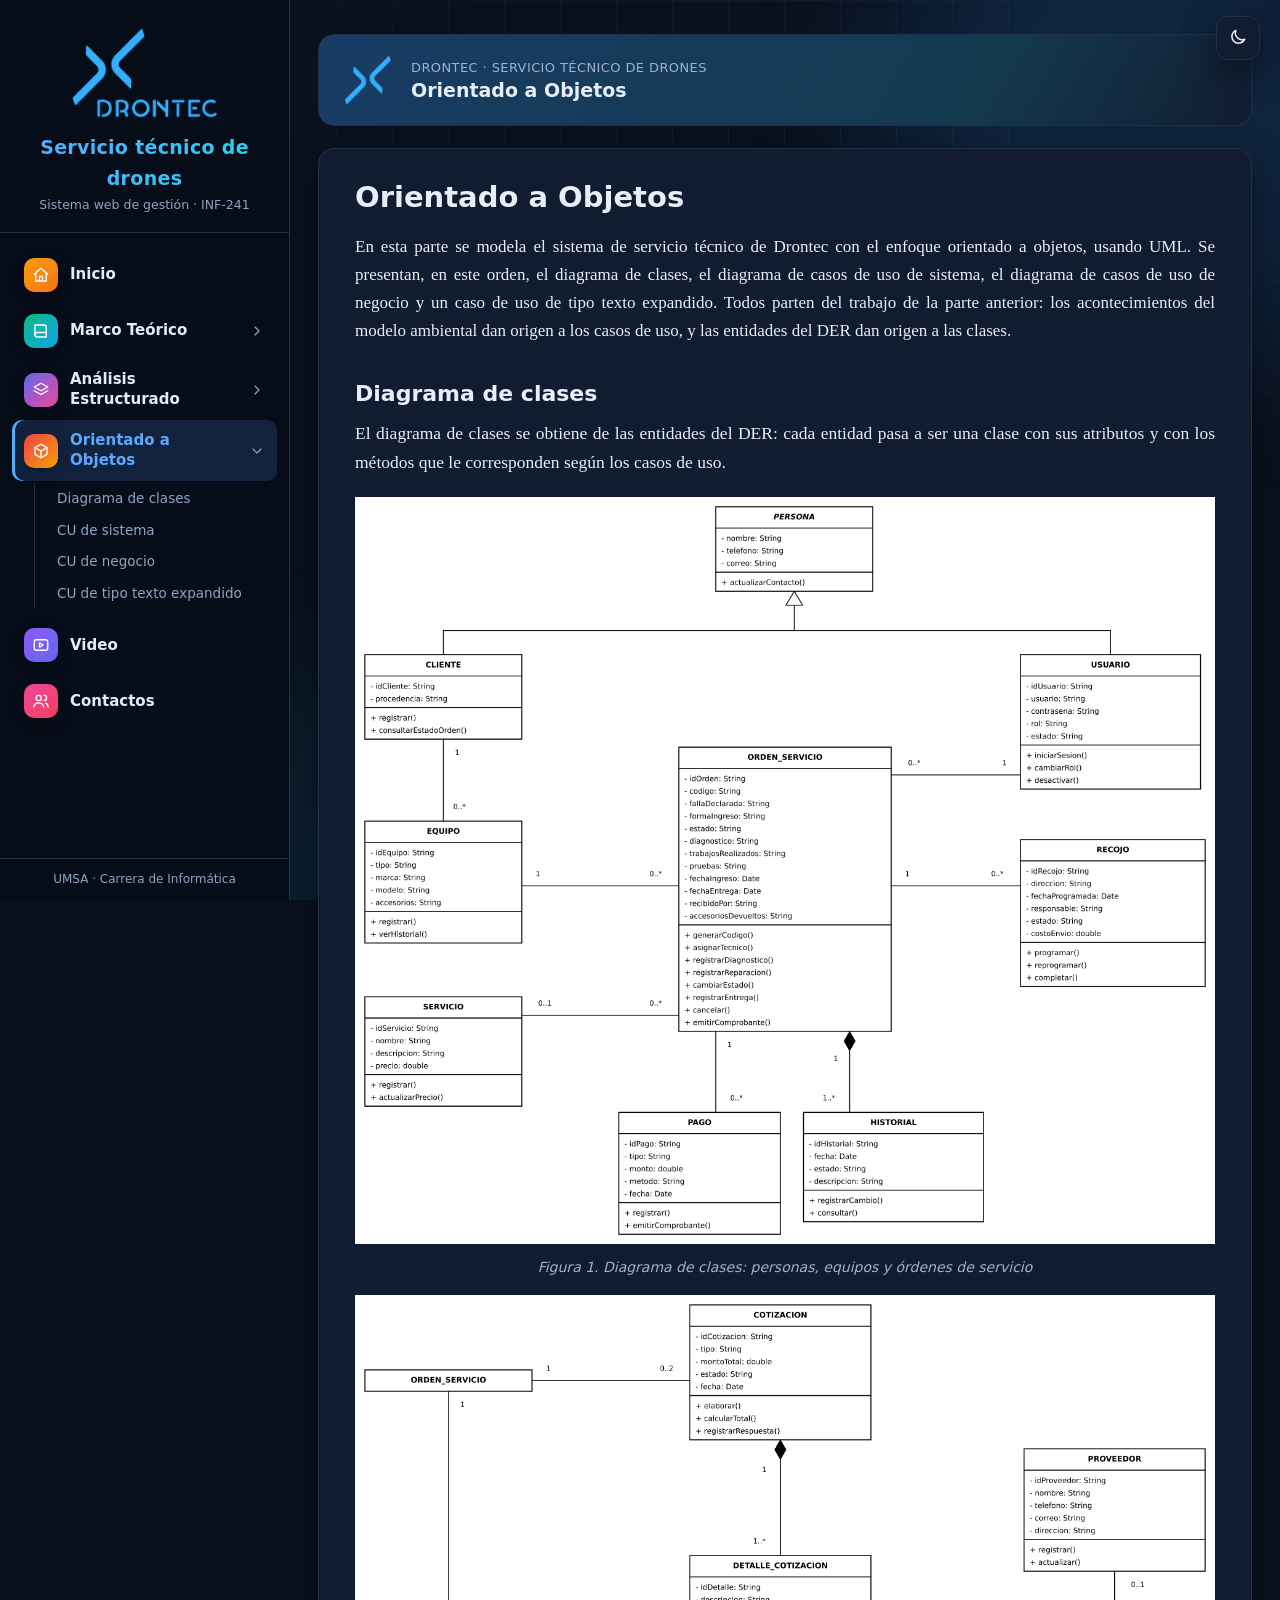
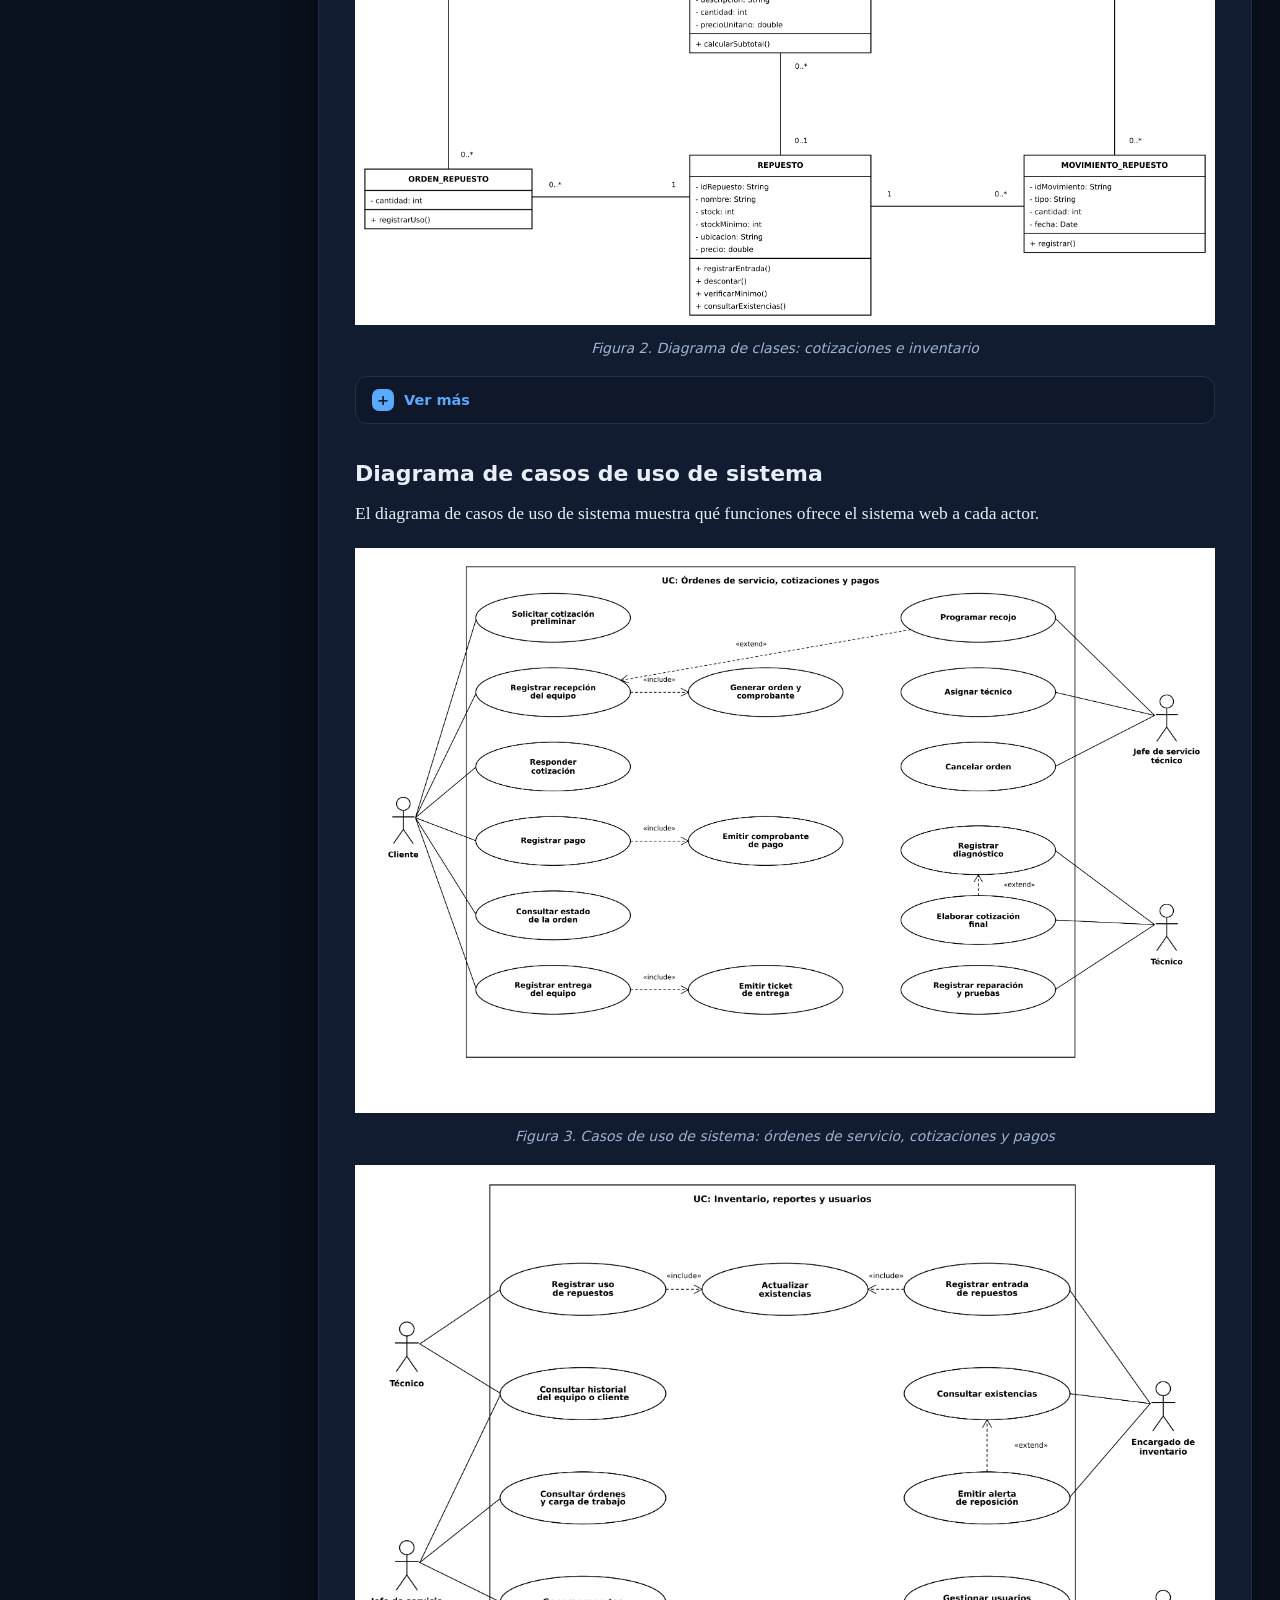
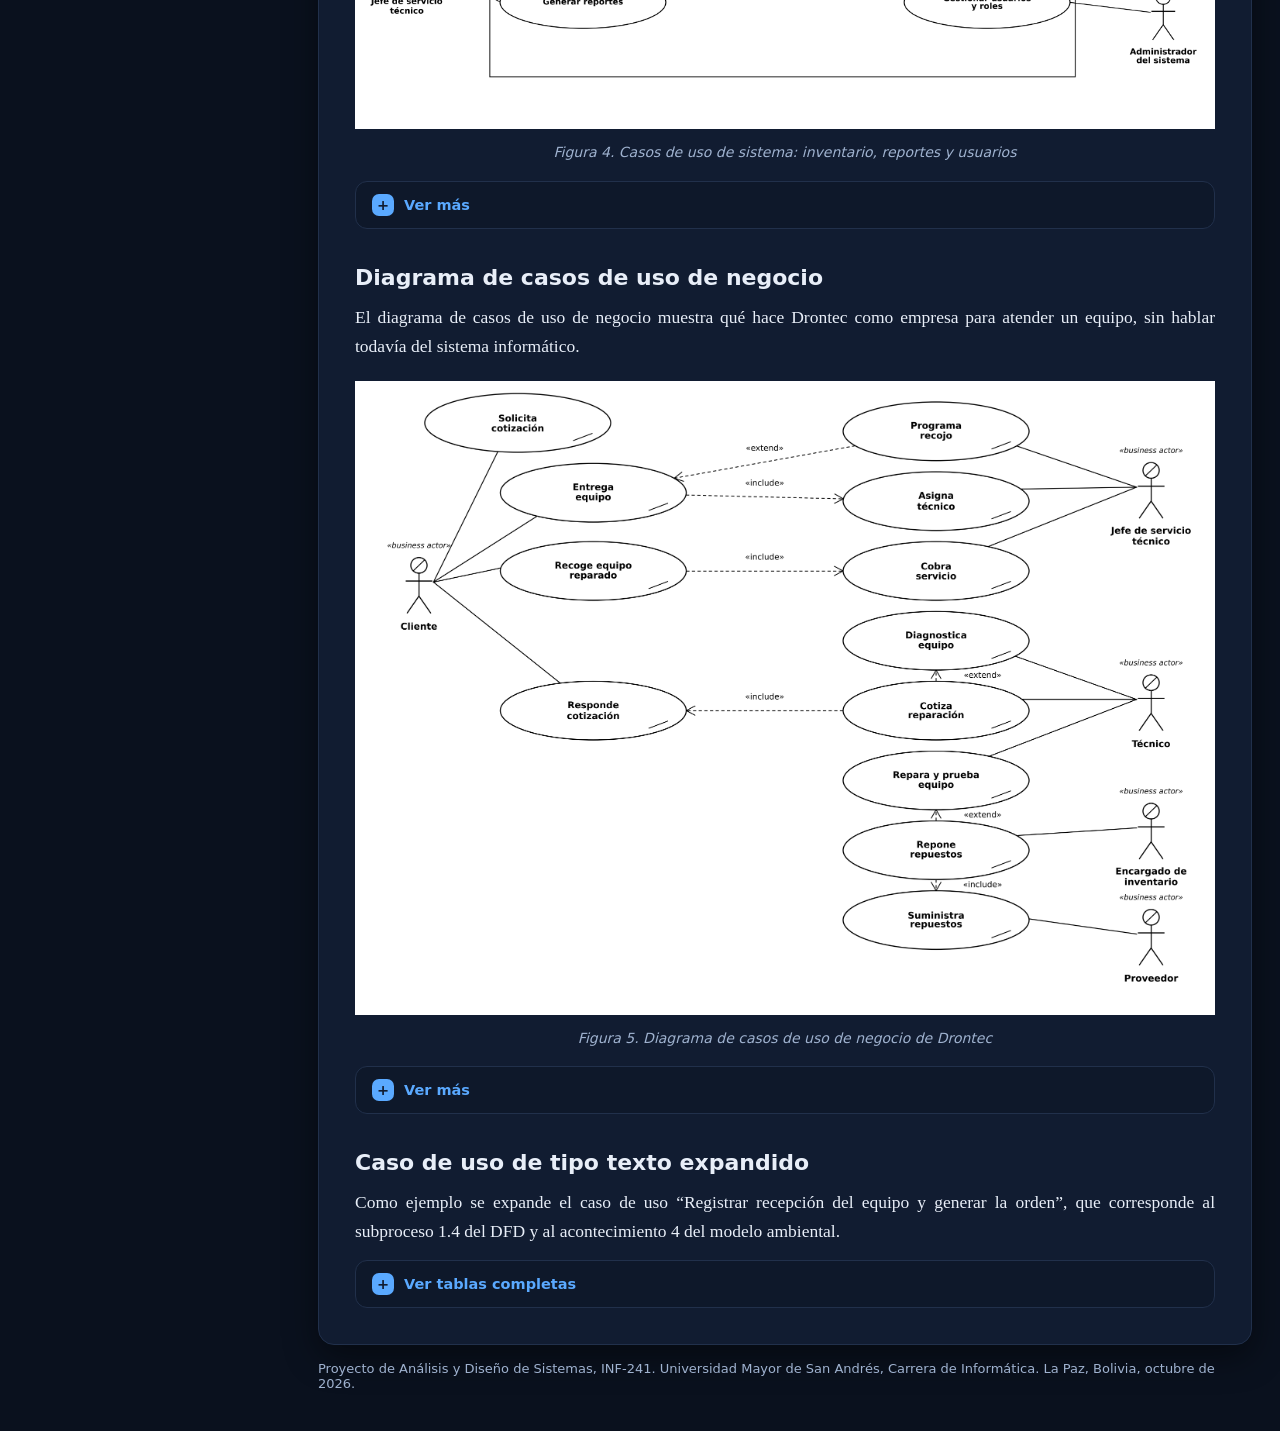
<file: parte-3.html>
<!doctype html>
<html lang="es" data-theme="dark">
<head>
<meta charset="utf-8">
<meta name="viewport" content="width=device-width,initial-scale=1">
<title>Orientado a Objetos | Drontec, servicio técnico de drones</title>
<meta name="description" content="Orientado a Objetos. Proyecto de Análisis y Diseño de Sistemas INF-241 para el servicio técnico de drones de Drontec.">
<meta property="og:title" content="Orientado a Objetos | Drontec, servicio técnico de drones">
<meta property="og:description" content="Orientado a Objetos. Proyecto de Análisis y Diseño de Sistemas INF-241 para el servicio técnico de drones de Drontec.">
<meta property="og:image" content="img/hero-dron.jpg">
<link rel="icon" type="image/png" href="favicon.png">
<link rel="apple-touch-icon" href="apple-touch-icon.png">
<script>(function(){var t;try{t=localStorage.getItem('drontec-theme')}catch(e){}if(!t){t='dark'}document.documentElement.setAttribute('data-theme',t)})()</script>
<link rel="stylesheet" href="style.css?v=4">
</head>
<body>
<div class="scrim" data-close-menu></div>
<header class="top">
<button class="ibtn" type="button" data-open-menu aria-label="Abrir menú"><svg class="i" viewBox="0 0 24 24" aria-hidden="true"><path d="M4 6h16M4 12h16M4 18h16"/></svg></button>
<a class="ttl" href="index.html"><img src="img/logo-drontec.png" alt="Drontec"></a>
<span class="sp"></span>
<button class="ibtn" type="button" data-toggle-theme aria-label="Cambiar entre modo claro y oscuro"><span class="sun"><svg class="i" viewBox="0 0 24 24" aria-hidden="true"><circle cx="12" cy="12" r="4"/><path d="M12 2v2M12 20v2M4.9 4.9l1.4 1.4M17.7 17.7l1.4 1.4M2 12h2M20 12h2M4.9 19.1l1.4-1.4M17.7 6.3l1.4-1.4"/></svg></span><span class="moon"><svg class="i" viewBox="0 0 24 24" aria-hidden="true"><path d="M20 14.5A8 8 0 0 1 9.5 4 8 8 0 1 0 20 14.5z"/></svg></span></button>
</header>
<aside class="side" aria-label="Menú principal">
<a class="brand" href="index.html"><img src="img/logo-drontec.png" alt="Drontec"><b>Servicio técnico de drones</b><small>Sistema web de gestión · INF-241</small></a>
<nav class="menu" aria-label="Secciones del sitio">
<a href="index.html"><span class="ico c-home"><svg class="i" viewBox="0 0 24 24" aria-hidden="true"><path d="M3 11l9-8 9 8"/><path d="M5 10v10h14V10"/><path d="M10 20v-6h4v6"/></svg></span><span>Inicio</span></a>
<details><summary data-title="Marco Teórico" data-sub="Fundamentos del proyecto" data-desc="Introducción, antecedentes, planteamiento y formulación del problema, propósito del estudio, método, justificación, alcances y planificación del sistema web de servicio técnico de Drontec." data-chips="10 secciones|2 figuras" data-href="parte-1.html" data-ico="c-marco"><span class="ico c-marco"><svg class="i" viewBox="0 0 24 24" aria-hidden="true"><path d="M4 4h12a3 3 0 0 1 3 3v13H7a3 3 0 0 1-3-3z"/><path d="M4 17a3 3 0 0 1 3-3h12"/></svg></span><span>Marco Teórico</span><svg class="i chev" viewBox="0 0 24 24" aria-hidden="true"><path d="M9 6l6 6-6 6"/></svg></summary><div class="sub">
<a href="parte-1.html#introduccion">Introducción</a>
<a href="parte-1.html#antecedentes">Antecedentes</a>
<a href="parte-1.html#planteamiento-del-problema">Planteamiento del problema</a>
<a href="parte-1.html#arbol-de-problemas">Árbol de problemas</a>
<a href="parte-1.html#formulacion-del-problema">Formulación del problema</a>
<a href="parte-1.html#proposito-del-estudio">Propósito del estudio</a>
<a href="parte-1.html#metodo-medios-e-instrumentos-de-investigacion">Método e instrumentos</a>
<a href="parte-1.html#justificacion">Justificación</a>
<a href="parte-1.html#alcances-y-delimitaciones">Alcances y delimitaciones</a>
<a href="parte-1.html#planificacion-de-actividades">Planificación</a>
</div></details>
<details><summary data-title="Análisis Estructurado" data-sub="Modelos del sistema" data-desc="Modelo ambiental (contexto y lista de acontecimientos), diagramas de flujo de datos, diagrama entidad-relación, diccionario de datos y diagrama de transición de estados." data-chips="5 secciones|6 figuras" data-href="parte-2.html" data-ico="c-estr"><span class="ico c-estr"><svg class="i" viewBox="0 0 24 24" aria-hidden="true"><path d="M12 3l9 5-9 5-9-5z"/><path d="M3 13l9 5 9-5"/></svg></span><span>Análisis Estructurado</span><svg class="i chev" viewBox="0 0 24 24" aria-hidden="true"><path d="M9 6l6 6-6 6"/></svg></summary><div class="sub">
<a href="parte-2.html#modelo-ambiental">Modelo ambiental</a>
<a class="l2" href="parte-2.html#declaracion-de-proposito">Declaración de propósito</a>
<a class="l2" href="parte-2.html#diagrama-de-contexto">Diagrama de contexto</a>
<a class="l2" href="parte-2.html#lista-de-acontecimientos">Lista de acontecimientos</a>
<a class="l2" href="parte-2.html#supuestos-y-puntos-por-confirmar-con-drontec">Supuestos por confirmar</a>
<a href="parte-2.html#modelo-de-comportamiento">Modelo de comportamiento</a>
<a class="l2" href="parte-2.html#diagrama-de-flujo-de-datos-de-nivel-0">DFD nivel 0</a>
<a class="l2" href="parte-2.html#diagrama-de-flujo-de-datos-de-nivel-1-proceso-1-0">DFD nivel 1 (proceso 1.0)</a>
<a class="l2" href="parte-2.html#diagrama-de-flujo-de-datos-de-nivel-2-proceso-1-4">DFD nivel 2 (proceso 1.4)</a>
<a href="parte-2.html#diagrama-entidad-relacion">Diagrama entidad-relación</a>
<a href="parte-2.html#diccionario-de-datos">Diccionario de datos</a>
<a href="parte-2.html#diagrama-de-transicion-de-estados">Diagrama de transición de estados</a>
</div></details>
<details open class="cur"><summary data-title="Orientado a Objetos" data-sub="Modelos con UML" data-desc="Diagrama de clases, casos de uso de sistema, casos de uso de negocio y un caso de uso de tipo texto expandido." data-chips="4 secciones|5 figuras" data-href="parte-3.html" data-ico="c-obj"><span class="ico c-obj"><svg class="i" viewBox="0 0 24 24" aria-hidden="true"><path d="M12 3l8 4.5v9L12 21l-8-4.5v-9z"/><path d="M12 12l8-4.5M12 12L4 7.5M12 12v9"/></svg></span><span>Orientado a Objetos</span><svg class="i chev" viewBox="0 0 24 24" aria-hidden="true"><path d="M9 6l6 6-6 6"/></svg></summary><div class="sub">
<a href="parte-3.html#diagrama-de-clases">Diagrama de clases</a>
<a href="parte-3.html#diagrama-de-casos-de-uso-de-sistema">CU de sistema</a>
<a href="parte-3.html#diagrama-de-casos-de-uso-de-negocio">CU de negocio</a>
<a href="parte-3.html#caso-de-uso-de-tipo-texto-expandido">CU de tipo texto expandido</a>
</div></details>
<a href="video.html"><span class="ico c-video"><svg class="i" viewBox="0 0 24 24" aria-hidden="true"><rect x="3" y="5" width="18" height="14" rx="3"/><path d="M10 9l5 3-5 3z"/></svg></span><span>Video</span></a>
<a href="contactos.html"><span class="ico c-cont"><svg class="i" viewBox="0 0 24 24" aria-hidden="true"><circle cx="9" cy="8" r="3.5"/><path d="M2.5 20c.5-3.5 3.2-5.5 6.5-5.5s6 2 6.5 5.5"/><path d="M16 4.5a3.5 3.5 0 0 1 0 7M18 14.8c1.9.6 3.2 2.3 3.5 5.2"/></svg></span><span>Contactos</span></a>
</nav>
<div class="side-foot">UMSA · Carrera de Informática</div>
</aside>
<button class="ibtn themebtn" type="button" data-toggle-theme aria-label="Cambiar entre modo claro y oscuro"><span class="sun"><svg class="i" viewBox="0 0 24 24" aria-hidden="true"><circle cx="12" cy="12" r="4"/><path d="M12 2v2M12 20v2M4.9 4.9l1.4 1.4M17.7 17.7l1.4 1.4M2 12h2M20 12h2M4.9 19.1l1.4-1.4M17.7 6.3l1.4-1.4"/></svg></span><span class="moon"><svg class="i" viewBox="0 0 24 24" aria-hidden="true"><path d="M20 14.5A8 8 0 0 1 9.5 4 8 8 0 1 0 20 14.5z"/></svg></span></button>
<div class="bg-fx" aria-hidden="true"><span class="orb o1"></span><span class="orb o2"></span><i style="left:8%;top:12%;animation-delay:0s"></i><i style="left:22%;top:70%;animation-delay:1.2s"></i><i style="left:35%;top:28%;animation-delay:2.1s"></i><i style="left:52%;top:82%;animation-delay:0.6s"></i><i style="left:63%;top:18%;animation-delay:1.8s"></i><i style="left:78%;top:58%;animation-delay:2.6s"></i><i style="left:90%;top:30%;animation-delay:0.9s"></i><i style="left:14%;top:44%;animation-delay:3.1s"></i><i style="left:46%;top:50%;animation-delay:1.5s"></i><i style="left:70%;top:90%;animation-delay:2.2s"></i><i style="left:95%;top:75%;animation-delay:0.3s"></i><i style="left:30%;top:6%;animation-delay:2.8s"></i><span class="route r1"></span><span class="route r2"></span></div>
<div class="pv-overlay" data-close-card></div>
<div class="pv-modal" role="dialog" aria-modal="true" aria-labelledby="pvTitle">
<div class="pv-head"><span class="ico" id="pvIco"></span><div><h2 id="pvTitle"></h2><small id="pvSub"></small></div></div>
<p id="pvDesc"></p>
<div class="pv-chips" id="pvChips"></div>
<div class="pv-btns"><a class="btn pri" id="pvGo" href="#">Abrir sección</a><button class="btn" type="button" data-close-card>Cerrar</button></div>
</div>
<div class="wrap">
<div class="page"><div class="pagehead"><img src="img/icono-drontec.png" alt=""><div><small>Drontec · Servicio técnico de drones</small><b>Orientado a Objetos</b></div></div><article><h1>Orientado a Objetos</h1>
<p>En esta parte se modela el sistema de servicio técnico de Drontec con el enfoque orientado a objetos, usando UML. Se presentan, en este orden, el diagrama de clases, el diagrama de casos de uso de sistema, el diagrama de casos de uso de negocio y un caso de uso de tipo texto expandido. Todos parten del trabajo de la parte anterior: los acontecimientos del modelo ambiental dan origen a los casos de uso, y las entidades del DER dan origen a las clases.</p>
<h2 id="diagrama-de-clases">Diagrama de clases</h2>
<p class="lead">El diagrama de clases se obtiene de las entidades del DER: cada entidad pasa a ser una clase con sus atributos y con los métodos que le corresponden según los casos de uso.</p>
<figure><a href="img/clases_1_personas_ordenes.png"><img alt="Diagrama de clases: personas, equipos y órdenes de servicio" src="img/clases_1_personas_ordenes.png"/></a><figcaption>Figura 1. Diagrama de clases: personas, equipos y órdenes de servicio</figcaption></figure>
<figure><a href="img/clases_2_cotizaciones_inventario.png"><img alt="Diagrama de clases: cotizaciones e inventario" src="img/clases_2_cotizaciones_inventario.png"/></a><figcaption>Figura 2. Diagrama de clases: cotizaciones e inventario</figcaption></figure>
<details class="more"><summary><span class="o">Ver más</span><span class="c">Ocultar</span></summary><div class="more-body"><p>Los atributos llevan visibilidad privada («-») y los métodos visibilidad pública («+»). CLIENTE y USUARIO comparten el nombre, el teléfono y el correo, por lo que heredan de la clase abstracta PERSONA (el triángulo vacío indica herencia, y el nombre en cursiva, que la clase es abstracta). El rombo negro indica composición: el historial no existe sin su orden y el detalle no existe sin su cotización. Junto a cada extremo de una línea se escribe la cardinalidad: “1” es exactamente uno, “0..*” ninguno o varios, “1..*” uno o varios y “0..1” ninguno o uno. Como el diagrama completo es muy grande, se divide en dos; la clase ORDEN_SERVICIO aparece en ambos como punto de unión.</p></div></details>
<h2 id="diagrama-de-casos-de-uso-de-sistema">Diagrama de casos de uso de sistema</h2>
<p class="lead">El diagrama de casos de uso de sistema muestra qué funciones ofrece el sistema web a cada actor.</p>
<figure><a href="img/cu_sistema_1_ordenes.png"><img alt="Casos de uso de sistema: órdenes de servicio, cotizaciones y pagos" src="img/cu_sistema_1_ordenes.png"/></a><figcaption>Figura 3. Casos de uso de sistema: órdenes de servicio, cotizaciones y pagos</figcaption></figure>
<figure><a href="img/cu_sistema_2_inventario.png"><img alt="Casos de uso de sistema: inventario, reportes y usuarios" src="img/cu_sistema_2_inventario.png"/></a><figcaption>Figura 4. Casos de uso de sistema: inventario, reportes y usuarios</figcaption></figure>
<details class="more"><summary><span class="o">Ver más</span><span class="c">Ocultar</span></summary><div class="more-body"><p>Para que se lea con claridad se divide en dos diagramas: el primero reúne las funciones de las órdenes de servicio, las cotizaciones y los pagos, y el segundo las del inventario de repuestos, los reportes y los usuarios. El rectángulo representa el límite del sistema; los actores quedan fuera de él. El proveedor no aparece porque no usa el sistema: sus entregas las registra el encargado de inventario.</p></div></details>
<h2 id="diagrama-de-casos-de-uso-de-negocio">Diagrama de casos de uso de negocio</h2>
<p class="lead">El diagrama de casos de uso de negocio muestra qué hace Drontec como empresa para atender un equipo, sin hablar todavía del sistema informático.</p>
<figure><a href="img/cu_negocio.png"><img alt="Diagrama de casos de uso de negocio de Drontec" src="img/cu_negocio.png"/></a><figcaption>Figura 5. Diagrama de casos de uso de negocio de Drontec</figcaption></figure>
<details class="more"><summary><span class="o">Ver más</span><span class="c">Ocultar</span></summary><div class="more-body"><p>Los actores de negocio son el cliente, el jefe de servicio técnico, el técnico, el encargado de inventario y el proveedor. Cada elipse con una marca diagonal es un proceso de negocio. La relación «include» indica que un proceso siempre incluye a otro (por ejemplo, cuando el cliente recoge su equipo reparado se cobra el servicio), y la relación «extend» indica que un proceso se agrega solo en algunos casos (por ejemplo, el recojo se programa solo cuando el equipo viene de otra ciudad).</p></div></details>
<h2 id="caso-de-uso-de-tipo-texto-expandido">Caso de uso de tipo texto expandido</h2>
<p class="lead">Como ejemplo se expande el caso de uso “Registrar recepción del equipo y generar la orden”, que corresponde al subproceso 1.4 del DFD y al acontecimiento 4 del modelo ambiental.</p>
<details class="more"><summary><span class="o">Ver tablas completas</span><span class="c">Ocultar</span></summary><div class="more-body"><p>Se describe en el formato visto en clase: información general, resumen, secuencia normal de eventos (con la acción del actor a la izquierda y la respuesta del sistema a la derecha), cursos alternos y, al final, las funciones del sistema con su categoría (evidente u oculta).</p><div class="tw"><table>
<tbody>
<tr class="odd">
<td><strong>Caso de uso</strong></td>
<td>Registrar recepción del equipo y generar la orden</td>
</tr>
<tr class="even">
<td><strong>Grado de detalle</strong></td>
<td>Expandido</td>
</tr>
<tr class="odd">
<td><strong>Actores</strong></td>
<td>Cliente (iniciador); Sistema de servicio técnico</td>
</tr>
<tr class="even">
<td><strong>Propósito</strong></td>
<td>Registrar el ingreso de un equipo al taller y abrir su orden de servicio, de modo que el equipo quede identificado y su estado pueda seguirse hasta la entrega.</td>
</tr>
<tr class="odd">
<td><strong>Tipo</strong></td>
<td>Primario y esencial</td>
</tr>
<tr class="even">
<td><strong>Referencias</strong></td>
<td>R1.1, R1.2, R1.3, R1.4, R1.5, R1.6</td>
</tr>
<tr class="odd">
<td><strong>Precondiciones</strong></td>
<td>El personal del taller inició sesión en el sistema.</td>
</tr>
<tr class="even">
<td><strong>Poscondiciones</strong></td>
<td>Quedan registrados el cliente y el equipo con su falla. Se creó la orden de servicio con código único y estado RECIBIDO. Se emitió el comprobante de recepción. El historial del equipo registra la recepción.</td>
</tr>
</tbody>
</table></div><div class="tw"><table>
<tbody>
<tr class="odd">
<td><strong>Resumen</strong></td>
<td>El cliente lleva su equipo al taller (o llega el equipo recogido) y el personal registra sus datos, los del equipo, la falla y la forma de ingreso. El sistema genera la orden de servicio, la deja en estado RECIBIDO y emite el comprobante de recepción.</td>
</tr>
</tbody>
</table></div><p class="cap">Secuencia normal de eventos</p><div class="tw"><table>
<thead>
<tr class="header">
<th><strong>Acción del actor</strong></th>
<th><strong>Respuesta del sistema</strong></th>
</tr>
</thead>
<tbody>
<tr class="odd">
<td>1. El cliente llega con el equipo (o éste llega por recojo) e indica sus datos.</td>
<td>2. Busca al cliente por nombre o teléfono; si no existe, solicita registrarlo.</td>
</tr>
<tr class="even">
<td>3. Confirma o ingresa nombre, teléfono, correo y procedencia.</td>
<td>4. Valida y registra al cliente (R1.1) y solicita los datos del equipo.</td>
</tr>
<tr class="odd">
<td>5. Indica tipo, marca, modelo, accesorios y la falla que describe.</td>
<td>6. Valida y registra el equipo y su falla (R1.2).</td>
</tr>
<tr class="even">
<td>7. Indica la forma de ingreso (en persona o por recojo).</td>
<td>8. Registra la forma de ingreso (R1.3) y genera la orden con código único, fecha, hora y estado RECIBIDO (R1.4).</td>
</tr>
<tr class="odd">
<td></td>
<td>9. Registra la recepción en el historial del equipo (R1.5).</td>
</tr>
<tr class="even">
<td></td>
<td>10. Emite el comprobante de recepción con el código de la orden (R1.4) y lo entrega.</td>
</tr>
<tr class="odd">
<td>11. Recibe el comprobante.</td>
<td></td>
</tr>
</tbody>
</table></div><p class="cap">Cursos alternos</p><div class="tw"><table>
<tbody>
<tr class="odd">
<td><strong>Línea 2</strong></td>
<td>El cliente ya está registrado: el sistema muestra sus datos y el flujo continúa en la línea 5.</td>
</tr>
<tr class="even">
<td><strong>Línea 4, 6</strong></td>
<td>Faltan datos obligatorios o son inválidos (R1.6): el sistema indica el campo y pide corregirlo antes de continuar.</td>
</tr>
<tr class="odd">
<td><strong>Línea 7</strong></td>
<td>El equipo ingresa por recojo: el sistema vincula el recojo programado a la orden y marca la forma de ingreso como “por recojo”.</td>
</tr>
<tr class="even">
<td><strong>Línea 8</strong></td>
<td>Error al guardar: el sistema informa, no genera la orden y permite reintentar sin perder los datos ingresados.</td>
</tr>
</tbody>
</table></div><p class="cap">Funciones del sistema</p><div class="tw"><table>
<thead>
<tr class="header">
<th><strong>Ref.</strong></th>
<th><strong>Función</strong></th>
<th><strong>Categoría</strong></th>
</tr>
</thead>
<tbody>
<tr class="odd">
<td>R1.1</td>
<td>Registrar cliente (nombre, teléfono, correo, procedencia).</td>
<td>EVIDENTE</td>
</tr>
<tr class="even">
<td>R1.2</td>
<td>Registrar equipo (tipo, marca, modelo, accesorios) y falla.</td>
<td>EVIDENTE</td>
</tr>
<tr class="odd">
<td>R1.3</td>
<td>Registrar la forma de ingreso (en persona o por recojo).</td>
<td>EVIDENTE</td>
</tr>
<tr class="even">
<td>R1.4</td>
<td>Generar la orden con código único y emitir el comprobante de recepción.</td>
<td>EVIDENTE</td>
</tr>
<tr class="odd">
<td>R1.5</td>
<td>Registrar el cambio de estado en el historial.</td>
<td>OCULTA</td>
</tr>
<tr class="even">
<td>R1.6</td>
<td>Validar que los datos obligatorios estén completos y sean correctos.</td>
<td>OCULTA</td>
</tr>
</tbody>
</table></div></div></details></article></div>
<footer class="foot">Proyecto de Análisis y Diseño de Sistemas, INF-241. Universidad Mayor de San Andrés, Carrera de Informática. La Paz, Bolivia, octubre de 2026.</footer>
</div>
<script src="assets/site.js?v=4"></script>
</body>
</html>
</file>
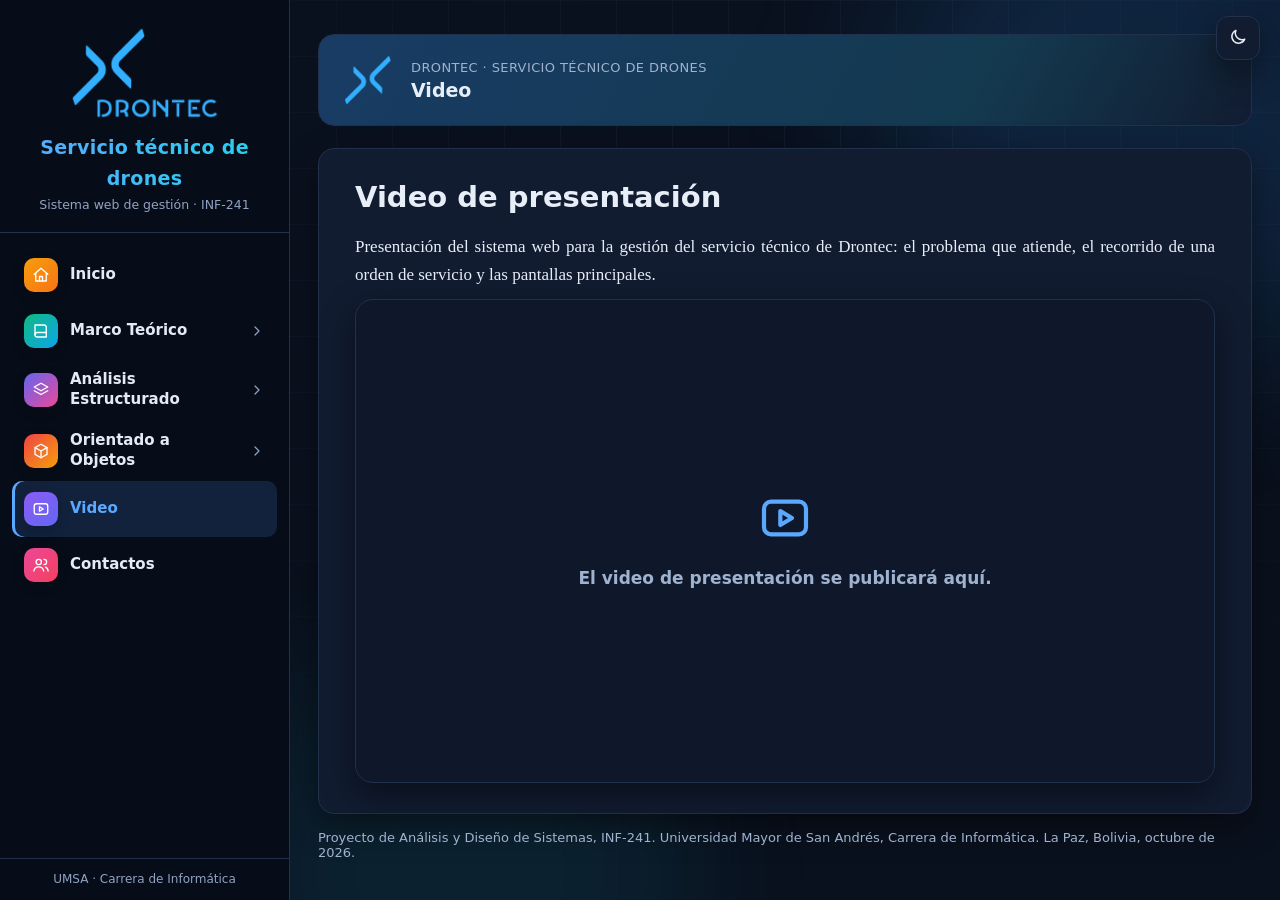
<file: video.html>
<!doctype html>
<html lang="es" data-theme="dark">
<head>
<meta charset="utf-8">
<meta name="viewport" content="width=device-width,initial-scale=1">
<title>Video | Drontec, servicio técnico de drones</title>
<meta name="description" content="Video de presentación del sistema web de servicio técnico de Drontec.">
<meta property="og:title" content="Video | Drontec, servicio técnico de drones">
<meta property="og:description" content="Video de presentación del sistema web de servicio técnico de Drontec.">
<meta property="og:image" content="img/hero-dron.jpg">
<link rel="icon" type="image/png" href="favicon.png">
<link rel="apple-touch-icon" href="apple-touch-icon.png">
<script>(function(){var t;try{t=localStorage.getItem('drontec-theme')}catch(e){}if(!t){t='dark'}document.documentElement.setAttribute('data-theme',t)})()</script>
<link rel="stylesheet" href="style.css?v=4">
</head>
<body>
<div class="scrim" data-close-menu></div>
<header class="top">
<button class="ibtn" type="button" data-open-menu aria-label="Abrir menú"><svg class="i" viewBox="0 0 24 24" aria-hidden="true"><path d="M4 6h16M4 12h16M4 18h16"/></svg></button>
<a class="ttl" href="index.html"><img src="img/logo-drontec.png" alt="Drontec"></a>
<span class="sp"></span>
<button class="ibtn" type="button" data-toggle-theme aria-label="Cambiar entre modo claro y oscuro"><span class="sun"><svg class="i" viewBox="0 0 24 24" aria-hidden="true"><circle cx="12" cy="12" r="4"/><path d="M12 2v2M12 20v2M4.9 4.9l1.4 1.4M17.7 17.7l1.4 1.4M2 12h2M20 12h2M4.9 19.1l1.4-1.4M17.7 6.3l1.4-1.4"/></svg></span><span class="moon"><svg class="i" viewBox="0 0 24 24" aria-hidden="true"><path d="M20 14.5A8 8 0 0 1 9.5 4 8 8 0 1 0 20 14.5z"/></svg></span></button>
</header>
<aside class="side" aria-label="Menú principal">
<a class="brand" href="index.html"><img src="img/logo-drontec.png" alt="Drontec"><b>Servicio técnico de drones</b><small>Sistema web de gestión · INF-241</small></a>
<nav class="menu" aria-label="Secciones del sitio">
<a href="index.html"><span class="ico c-home"><svg class="i" viewBox="0 0 24 24" aria-hidden="true"><path d="M3 11l9-8 9 8"/><path d="M5 10v10h14V10"/><path d="M10 20v-6h4v6"/></svg></span><span>Inicio</span></a>
<details><summary data-title="Marco Teórico" data-sub="Fundamentos del proyecto" data-desc="Introducción, antecedentes, planteamiento y formulación del problema, propósito del estudio, método, justificación, alcances y planificación del sistema web de servicio técnico de Drontec." data-chips="10 secciones|2 figuras" data-href="parte-1.html" data-ico="c-marco"><span class="ico c-marco"><svg class="i" viewBox="0 0 24 24" aria-hidden="true"><path d="M4 4h12a3 3 0 0 1 3 3v13H7a3 3 0 0 1-3-3z"/><path d="M4 17a3 3 0 0 1 3-3h12"/></svg></span><span>Marco Teórico</span><svg class="i chev" viewBox="0 0 24 24" aria-hidden="true"><path d="M9 6l6 6-6 6"/></svg></summary><div class="sub">
<a href="parte-1.html#introduccion">Introducción</a>
<a href="parte-1.html#antecedentes">Antecedentes</a>
<a href="parte-1.html#planteamiento-del-problema">Planteamiento del problema</a>
<a href="parte-1.html#arbol-de-problemas">Árbol de problemas</a>
<a href="parte-1.html#formulacion-del-problema">Formulación del problema</a>
<a href="parte-1.html#proposito-del-estudio">Propósito del estudio</a>
<a href="parte-1.html#metodo-medios-e-instrumentos-de-investigacion">Método e instrumentos</a>
<a href="parte-1.html#justificacion">Justificación</a>
<a href="parte-1.html#alcances-y-delimitaciones">Alcances y delimitaciones</a>
<a href="parte-1.html#planificacion-de-actividades">Planificación</a>
</div></details>
<details><summary data-title="Análisis Estructurado" data-sub="Modelos del sistema" data-desc="Modelo ambiental (contexto y lista de acontecimientos), diagramas de flujo de datos, diagrama entidad-relación, diccionario de datos y diagrama de transición de estados." data-chips="5 secciones|6 figuras" data-href="parte-2.html" data-ico="c-estr"><span class="ico c-estr"><svg class="i" viewBox="0 0 24 24" aria-hidden="true"><path d="M12 3l9 5-9 5-9-5z"/><path d="M3 13l9 5 9-5"/></svg></span><span>Análisis Estructurado</span><svg class="i chev" viewBox="0 0 24 24" aria-hidden="true"><path d="M9 6l6 6-6 6"/></svg></summary><div class="sub">
<a href="parte-2.html#modelo-ambiental">Modelo ambiental</a>
<a class="l2" href="parte-2.html#declaracion-de-proposito">Declaración de propósito</a>
<a class="l2" href="parte-2.html#diagrama-de-contexto">Diagrama de contexto</a>
<a class="l2" href="parte-2.html#lista-de-acontecimientos">Lista de acontecimientos</a>
<a class="l2" href="parte-2.html#supuestos-y-puntos-por-confirmar-con-drontec">Supuestos por confirmar</a>
<a href="parte-2.html#modelo-de-comportamiento">Modelo de comportamiento</a>
<a class="l2" href="parte-2.html#diagrama-de-flujo-de-datos-de-nivel-0">DFD nivel 0</a>
<a class="l2" href="parte-2.html#diagrama-de-flujo-de-datos-de-nivel-1-proceso-1-0">DFD nivel 1 (proceso 1.0)</a>
<a class="l2" href="parte-2.html#diagrama-de-flujo-de-datos-de-nivel-2-proceso-1-4">DFD nivel 2 (proceso 1.4)</a>
<a href="parte-2.html#diagrama-entidad-relacion">Diagrama entidad-relación</a>
<a href="parte-2.html#diccionario-de-datos">Diccionario de datos</a>
<a href="parte-2.html#diagrama-de-transicion-de-estados">Diagrama de transición de estados</a>
</div></details>
<details><summary data-title="Orientado a Objetos" data-sub="Modelos con UML" data-desc="Diagrama de clases, casos de uso de sistema, casos de uso de negocio y un caso de uso de tipo texto expandido." data-chips="4 secciones|5 figuras" data-href="parte-3.html" data-ico="c-obj"><span class="ico c-obj"><svg class="i" viewBox="0 0 24 24" aria-hidden="true"><path d="M12 3l8 4.5v9L12 21l-8-4.5v-9z"/><path d="M12 12l8-4.5M12 12L4 7.5M12 12v9"/></svg></span><span>Orientado a Objetos</span><svg class="i chev" viewBox="0 0 24 24" aria-hidden="true"><path d="M9 6l6 6-6 6"/></svg></summary><div class="sub">
<a href="parte-3.html#diagrama-de-clases">Diagrama de clases</a>
<a href="parte-3.html#diagrama-de-casos-de-uso-de-sistema">CU de sistema</a>
<a href="parte-3.html#diagrama-de-casos-de-uso-de-negocio">CU de negocio</a>
<a href="parte-3.html#caso-de-uso-de-tipo-texto-expandido">CU de tipo texto expandido</a>
</div></details>
<a href="video.html" class="on"><span class="ico c-video"><svg class="i" viewBox="0 0 24 24" aria-hidden="true"><rect x="3" y="5" width="18" height="14" rx="3"/><path d="M10 9l5 3-5 3z"/></svg></span><span>Video</span></a>
<a href="contactos.html"><span class="ico c-cont"><svg class="i" viewBox="0 0 24 24" aria-hidden="true"><circle cx="9" cy="8" r="3.5"/><path d="M2.5 20c.5-3.5 3.2-5.5 6.5-5.5s6 2 6.5 5.5"/><path d="M16 4.5a3.5 3.5 0 0 1 0 7M18 14.8c1.9.6 3.2 2.3 3.5 5.2"/></svg></span><span>Contactos</span></a>
</nav>
<div class="side-foot">UMSA · Carrera de Informática</div>
</aside>
<button class="ibtn themebtn" type="button" data-toggle-theme aria-label="Cambiar entre modo claro y oscuro"><span class="sun"><svg class="i" viewBox="0 0 24 24" aria-hidden="true"><circle cx="12" cy="12" r="4"/><path d="M12 2v2M12 20v2M4.9 4.9l1.4 1.4M17.7 17.7l1.4 1.4M2 12h2M20 12h2M4.9 19.1l1.4-1.4M17.7 6.3l1.4-1.4"/></svg></span><span class="moon"><svg class="i" viewBox="0 0 24 24" aria-hidden="true"><path d="M20 14.5A8 8 0 0 1 9.5 4 8 8 0 1 0 20 14.5z"/></svg></span></button>
<div class="bg-fx" aria-hidden="true"><span class="orb o1"></span><span class="orb o2"></span><i style="left:8%;top:12%;animation-delay:0s"></i><i style="left:22%;top:70%;animation-delay:1.2s"></i><i style="left:35%;top:28%;animation-delay:2.1s"></i><i style="left:52%;top:82%;animation-delay:0.6s"></i><i style="left:63%;top:18%;animation-delay:1.8s"></i><i style="left:78%;top:58%;animation-delay:2.6s"></i><i style="left:90%;top:30%;animation-delay:0.9s"></i><i style="left:14%;top:44%;animation-delay:3.1s"></i><i style="left:46%;top:50%;animation-delay:1.5s"></i><i style="left:70%;top:90%;animation-delay:2.2s"></i><i style="left:95%;top:75%;animation-delay:0.3s"></i><i style="left:30%;top:6%;animation-delay:2.8s"></i><span class="route r1"></span><span class="route r2"></span></div>
<div class="pv-overlay" data-close-card></div>
<div class="pv-modal" role="dialog" aria-modal="true" aria-labelledby="pvTitle">
<div class="pv-head"><span class="ico" id="pvIco"></span><div><h2 id="pvTitle"></h2><small id="pvSub"></small></div></div>
<p id="pvDesc"></p>
<div class="pv-chips" id="pvChips"></div>
<div class="pv-btns"><a class="btn pri" id="pvGo" href="#">Abrir sección</a><button class="btn" type="button" data-close-card>Cerrar</button></div>
</div>
<div class="wrap">
<div class="page">
<div class="pagehead"><img src="img/icono-drontec.png" alt=""><div><small>Drontec · Servicio técnico de drones</small><b>Video</b></div></div>
<article>
<h1>Video de presentación</h1>
<p>Presentación del sistema web para la gestión del servicio técnico de Drontec: el problema que atiende, el recorrido de una orden de servicio y las pantallas principales.</p>
<div class="videobox" data-youtube="">
<div class="empty"><svg class="i" viewBox="0 0 24 24" aria-hidden="true"><rect x="3" y="5" width="18" height="14" rx="3"/><path d="M10 9l5 3-5 3z"/></svg><p style="text-align:center;margin:0"><b>El video de presentación se publicará aquí.</b></p></div>
</div>
</article>
</div>
<footer class="foot">Proyecto de Análisis y Diseño de Sistemas, INF-241. Universidad Mayor de San Andrés, Carrera de Informática. La Paz, Bolivia, octubre de 2026.</footer>
</div>
<script src="assets/site.js?v=4"></script>
</body>
</html>
</file>
<file: style.css>
/* ===== Drontec – estilos del sitio ===== */
:root{
  --bg:#f3f6fb;--bg2:#e9eff8;--card:#ffffff;--line:#dbe3ef;
  --ink:#14202f;--mut:#566882;--acc:#1d5fb0;--acc2:#0891b2;
  --side:#ffffff;--side-ink:#1b2a3f;--side-mut:#5d6f89;--side-on:#e6f0fd;
  --glow1:rgba(36,112,183,.16);--glow2:rgba(8,145,178,.12);
  --grid:rgba(20,32,47,.06);--shadow:0 10px 30px rgba(20,40,80,.10);
  --logo-filter:none;
}
:root[data-theme="dark"]{
  --bg:#0a111e;--bg2:#0e182a;--card:#111c31;--line:#21304b;
  --ink:#e8eef8;--mut:#9fb2cf;--acc:#5aa9ff;--acc2:#22d3ee;
  --side:#070d18;--side-ink:#e3ebf7;--side-mut:#8fa3c2;--side-on:#12223d;
  --glow1:rgba(36,112,183,.38);--glow2:rgba(34,211,238,.16);
  --grid:rgba(160,190,235,.07);--shadow:0 12px 34px rgba(0,0,0,.45);
  --logo-filter:brightness(1.55) saturate(1.05);
}
*{box-sizing:border-box}
html{scroll-behavior:smooth;scroll-padding-top:76px}
body{margin:0;background:var(--bg);color:var(--ink);font:17px/1.65 Georgia,'Times New Roman',serif;
  -webkit-text-size-adjust:100%}
a{color:var(--acc)}
img{max-width:100%}
svg.i{width:20px;height:20px;fill:none;stroke:currentColor;stroke-width:1.8;stroke-linecap:round;stroke-linejoin:round;flex:none}

/* ---------- Barra lateral ---------- */
.side{position:fixed;inset:0 auto 0 0;width:290px;background:var(--side);border-right:1px solid var(--line);
  display:flex;flex-direction:column;z-index:40;font-family:system-ui,-apple-system,'Segoe UI',sans-serif;
  transition:transform .25s ease}
.brand{display:block;padding:26px 22px 18px;text-align:center;text-decoration:none;color:var(--side-ink);
  border-bottom:1px solid var(--line)}
.brand img{width:150px;height:auto;filter:var(--logo-filter);display:block;margin:0 auto 12px}
.brand b{display:block;font-size:19px;letter-spacing:.3px;
  background:linear-gradient(90deg,var(--acc),var(--acc2));-webkit-background-clip:text;background-clip:text;color:transparent}
.brand small{display:block;font-size:12.5px;color:var(--side-mut);margin-top:3px;line-height:1.35}
.menu{flex:1;overflow-y:auto;padding:14px 12px 20px}
.menu a,.menu summary{display:flex;align-items:center;gap:12px;padding:11px 12px;border-radius:10px;
  color:var(--side-ink);text-decoration:none;font-size:15px;font-weight:600;cursor:pointer;list-style:none;line-height:1.3}
.menu summary::-webkit-details-marker{display:none}
.menu summary .chev{margin-left:auto;width:16px;height:16px;transition:transform .2s;color:var(--side-mut)}
.menu details[open]>summary .chev{transform:rotate(90deg)}
.menu a:hover,.menu summary:hover{background:var(--side-on)}
.menu a.on,.menu details.cur>summary{background:var(--side-on);color:var(--acc);box-shadow:inset 3px 0 0 var(--acc)}
.menu .sub{margin:2px 0 8px 22px;padding-left:12px;border-left:1px solid var(--line)}
.menu .sub a{font-weight:500;font-size:13.5px;padding:7px 10px;color:var(--side-mut)}
.menu .sub a:hover{color:var(--side-ink)}
.side-foot{padding:12px 16px;border-top:1px solid var(--line);font:12px/1.4 system-ui,sans-serif;color:var(--side-mut);text-align:center}

/* ---------- Barra superior (celular) y botones ---------- */
.top{position:fixed;top:0;left:0;right:0;height:60px;z-index:30;display:none;align-items:center;gap:12px;padding:0 14px;
  background:var(--side);border-bottom:1px solid var(--line);font-family:system-ui,sans-serif}
.top .ttl{display:flex;align-items:center;gap:10px;font-weight:700;color:var(--side-ink);text-decoration:none;font-size:16px}
.top .ttl img{height:34px;width:auto;filter:var(--logo-filter)}
.ibtn{display:inline-flex;align-items:center;justify-content:center;width:44px;height:44px;border-radius:12px;
  border:1px solid var(--line);background:var(--card);color:var(--ink);cursor:pointer}
.ibtn:hover{border-color:var(--acc);color:var(--acc)}
.top .sp{flex:1}
.themebtn{position:fixed;top:16px;right:20px;z-index:35;box-shadow:var(--shadow)}
.themebtn .moon{display:none}
:root[data-theme="dark"] .themebtn .sun{display:none}
:root[data-theme="dark"] .themebtn .moon{display:block}
.scrim{display:none;position:fixed;inset:0;background:rgba(0,0,0,.55);z-index:35}

/* ---------- Contenido ---------- */
.wrap{margin-left:290px;min-height:100vh}
.page{max-width:1040px;margin:0 auto;padding:34px 28px 10px}
.pagehead{display:flex;align-items:center;gap:16px;margin:0 0 22px;padding:18px 22px;border-radius:16px;
  background:linear-gradient(120deg,var(--glow1),var(--glow2) 70%,transparent),var(--card);
  border:1px solid var(--line);font-family:system-ui,sans-serif}
.pagehead img{width:54px;height:54px;object-fit:contain;filter:var(--logo-filter)}
.pagehead small{display:block;color:var(--mut);font-size:13px;letter-spacing:.4px;text-transform:uppercase}
.pagehead b{display:block;font-size:19px;line-height:1.3}
article{background:var(--card);border:1px solid var(--line);border-radius:16px;padding:30px 36px;box-shadow:var(--shadow)}
h1{font:700 29px/1.25 system-ui,sans-serif;margin:0 0 .6em}
h2{font:700 22px/1.3 system-ui,sans-serif;margin:1.6em 0 .4em}
h3{font:700 17px/1.3 system-ui,sans-serif;margin:1.2em 0 .3em}
p{margin:.6em 0;text-align:justify}
figure{margin:1.2em 0;text-align:center}
figure img{max-width:100%;height:auto}
figcaption{font:italic 14px system-ui,sans-serif;color:var(--mut);margin-top:6px}
table{border-collapse:collapse;width:100%;font:15px/1.45 system-ui,sans-serif;margin:1em 0}
th,td{border:1px solid var(--line);padding:8px 10px;text-align:left;vertical-align:top}
th{background:var(--bg2)}
.toc{list-style:none;padding:0;margin:1.2em 0;font:16px/1.9 system-ui,sans-serif}
.toc a{text-decoration:none}
.toc a:hover{text-decoration:underline}
.tw{overflow-x:auto;-webkit-overflow-scrolling:touch}
.tw table{min-width:520px}
figure a{display:block}
td p{margin:.15em 0;text-align:left}
footer.foot{max-width:1040px;margin:0 auto;padding:6px 28px 40px;font:13px system-ui,sans-serif;color:var(--mut)}

/* ---------- Portada ---------- */
.home{font-family:system-ui,-apple-system,'Segoe UI',sans-serif}
.hero{position:relative;overflow:hidden;border-radius:22px;border:1px solid var(--line);padding:46px 42px;
  background:
   radial-gradient(900px 420px at 85% -10%,var(--glow1),transparent 60%),
   radial-gradient(600px 360px at -5% 110%,var(--glow2),transparent 60%),
   var(--card);
  box-shadow:var(--shadow)}
.hero:before{content:"";position:absolute;inset:0;pointer-events:none;
  background-image:linear-gradient(var(--grid) 1px,transparent 1px),linear-gradient(90deg,var(--grid) 1px,transparent 1px);
  background-size:42px 42px;mask-image:linear-gradient(180deg,#000,transparent 85%);-webkit-mask-image:linear-gradient(180deg,#000,transparent 85%)}
.hero-in{position:relative;display:grid;grid-template-columns:1.05fr .95fr;gap:36px;align-items:center}
.kicker{display:inline-flex;align-items:center;gap:8px;padding:6px 14px;border-radius:999px;font-size:13px;font-weight:600;
  color:var(--acc);border:1px solid var(--line);background:color-mix(in srgb,var(--card) 70%,transparent)}
.kicker i{width:8px;height:8px;border-radius:50%;background:var(--acc2);box-shadow:0 0 0 4px color-mix(in srgb,var(--acc2) 25%,transparent)}
.hero h1{font:800 clamp(30px,4.2vw,50px)/1.1 system-ui,sans-serif;margin:18px 0 14px;letter-spacing:-.5px;
  background:linear-gradient(95deg,var(--acc) 5%,var(--acc2) 95%);-webkit-background-clip:text;background-clip:text;color:transparent}
.hero .lead{font-size:19px;color:var(--ink);margin:0 0 10px;text-align:left;font-weight:500}
.hero p{color:var(--mut);font-size:16px;text-align:left}
.btns{display:flex;flex-wrap:wrap;gap:12px;margin-top:24px}
.btn{display:inline-flex;align-items:center;gap:8px;padding:13px 22px;border-radius:12px;font-weight:700;font-size:15px;
  text-decoration:none;border:1px solid var(--line);color:var(--ink);background:var(--card);min-height:46px}
.btn.pri{background:linear-gradient(95deg,#2470b7,#1b8fc4);color:#fff;border-color:transparent;box-shadow:0 8px 22px rgba(36,112,183,.38)}
.btn:hover{transform:translateY(-1px);border-color:var(--acc)}
.btn.pri:hover{filter:brightness(1.08)}
.hero-ph{position:relative;margin:0}
.hero-ph img{display:block;width:100%;height:auto;border-radius:18px;border:1px solid var(--line);box-shadow:var(--shadow)}
.hero-ph .chip{position:absolute;left:14px;bottom:14px;padding:8px 14px;border-radius:999px;font-size:13px;font-weight:600;
  background:rgba(8,16,30,.78);color:#e8f1ff;backdrop-filter:blur(6px);border:1px solid rgba(160,190,235,.25)}
.stats{display:grid;grid-template-columns:repeat(4,1fr);gap:16px;margin:26px 0 8px}
.stat{background:var(--card);border:1px solid var(--line);border-radius:16px;padding:20px 18px;text-align:center;box-shadow:var(--shadow)}
.stat b{display:block;font-size:36px;line-height:1.1;font-weight:800;
  background:linear-gradient(95deg,var(--acc),var(--acc2));-webkit-background-clip:text;background-clip:text;color:transparent}
.stat span{display:block;margin-top:6px;color:var(--mut);font-size:14px}
.sec{margin:46px 0 0}
.sec>h2{font:800 26px/1.2 system-ui,sans-serif;margin:0 0 6px;text-align:center}
.sec>p.sub{color:var(--mut);text-align:center;max-width:680px;margin:0 auto 22px;font-size:16px}
.grid{display:grid;gap:16px}
.g3{grid-template-columns:repeat(3,1fr)}
.g4{grid-template-columns:repeat(4,1fr)}
.card{position:relative;background:var(--card);border:1px solid var(--line);border-radius:16px;padding:22px 20px;box-shadow:var(--shadow)}
.card .ic{display:inline-flex;align-items:center;justify-content:center;width:46px;height:46px;border-radius:13px;margin-bottom:12px;
  color:#fff;background:linear-gradient(135deg,#2470b7,#1b8fc4)}
.card .ic svg{width:24px;height:24px}
.card h3{font:700 17px/1.3 system-ui,sans-serif;margin:0 0 6px}
.card p{margin:0;color:var(--mut);font-size:14.5px;line-height:1.55;text-align:left}
.card .n{position:absolute;top:16px;right:18px;font:800 26px/1 system-ui,sans-serif;color:var(--line)}
a.card{text-decoration:none;color:var(--ink)}
a.card:hover{border-color:var(--acc);transform:translateY(-2px)}
a.card .go{display:inline-block;margin-top:12px;font-weight:700;font-size:14px;color:var(--acc)}
.gallery{display:grid;grid-template-columns:1.25fr .75fr;gap:16px;align-items:stretch}
.gallery figure{margin:0;position:relative;overflow:hidden;border-radius:18px;border:1px solid var(--line);box-shadow:var(--shadow);background:var(--card)}
.gallery img{display:block;width:100%;height:100%;object-fit:cover}
.gallery figcaption{position:absolute;left:0;right:0;bottom:0;padding:34px 16px 14px;margin:0;font:600 14px system-ui,sans-serif;
  font-style:normal;color:#eef5ff;background:linear-gradient(transparent,rgba(5,12,24,.85))}
.info{margin-top:46px;background:var(--card);border:1px solid var(--line);border-radius:18px;padding:26px 28px;box-shadow:var(--shadow)}
.info h2{font:800 22px/1.2 system-ui,sans-serif;margin:0 0 14px}
.info dl{display:grid;grid-template-columns:150px 1fr;gap:10px 18px;margin:0;font-size:15.5px}
.info dt{font-weight:700;color:var(--mut)}
.info dd{margin:0}
.note{margin-top:14px;font:italic 14px system-ui,sans-serif;color:var(--mut)}

/* ---------- Video y Contactos ---------- */
.videobox{position:relative;aspect-ratio:16/9;border-radius:18px;overflow:hidden;border:1px solid var(--line);background:var(--bg2);box-shadow:var(--shadow);
  display:flex;align-items:center;justify-content:center;text-align:center;padding:20px;font-family:system-ui,sans-serif}
.videobox iframe{position:absolute;inset:0;width:100%;height:100%;border:0}
.videobox .empty{color:var(--mut)}
.videobox .empty svg{width:56px;height:56px;color:var(--acc);margin-bottom:10px}

@media(max-width:1100px){
  .hero-in{grid-template-columns:1fr}
  .g4{grid-template-columns:repeat(2,1fr)}
}
@media(max-width:900px){
  .side{transform:translateX(-100%)}
  body.menu-open .side{transform:none;box-shadow:var(--shadow)}
  body.menu-open .scrim{display:block}
  .top{display:flex}
  .wrap{margin-left:0;padding-top:60px}
  .themebtn{display:none}
  .page{padding:20px 14px 6px}
  .hero{padding:28px 20px;border-radius:18px}
  .stats{grid-template-columns:repeat(2,1fr)}
  .g3{grid-template-columns:1fr}
  .gallery{grid-template-columns:1fr}
  .info dl{grid-template-columns:1fr;gap:2px}
  .info dt{margin-top:10px}
  article{padding:20px 16px}
  h1{font-size:23px}
  p{text-align:left}
  .pagehead{padding:14px 16px}
  footer.foot{padding:6px 14px 30px}
}
@media(max-width:520px){
  .g4{grid-template-columns:1fr}
  .sec>h2{font-size:22px}
  .btn{flex:1 1 100%;justify-content:center}
}
@media (prefers-reduced-motion:reduce){*{transition:none!important;scroll-behavior:auto!important}}

/* ---------- Menú con íconos de color (como el ejemplo) ---------- */
.ico{display:inline-flex;align-items:center;justify-content:center;width:34px;height:34px;border-radius:10px;flex:none;color:#fff;
box-shadow:0 4px 12px rgba(0,0,0,.22)}
.ico svg.i{width:18px;height:18px}
.c-home{background:linear-gradient(135deg,#f59e0b,#f97316)}
.c-marco{background:linear-gradient(135deg,#10b981,#0ea5e9)}
.c-estr{background:linear-gradient(135deg,#6366f1,#ec4899)}
.c-obj{background:linear-gradient(135deg,#ef4444,#f59e0b)}
.c-video{background:linear-gradient(135deg,#8b5cf6,#6366f1)}
.c-cont{background:linear-gradient(135deg,#ec4899,#f43f5e)}
.menu .sub a.l2{padding-left:22px;font-size:13px;position:relative}
.menu .sub a.l2:before{content:"";position:absolute;left:10px;top:50%;width:5px;height:5px;border-radius:50%;background:var(--line);transform:translateY(-50%)}

/* ---------- Resumen corto + botón para ver el detalle ---------- */
p.lead{font-size:17.5px;color:var(--ink)}
details.more{margin:14px 0 6px;border:1px solid var(--line);border-radius:12px;background:var(--bg2);overflow:hidden}
details.more>summary{cursor:pointer;list-style:none;display:flex;align-items:center;gap:10px;padding:12px 16px;
font:600 14.5px system-ui,sans-serif;color:var(--acc);min-height:46px}
details.more>summary::-webkit-details-marker{display:none}
details.more>summary:before{content:"+";display:inline-flex;align-items:center;justify-content:center;width:22px;height:22px;border-radius:7px;
background:var(--acc);color:var(--card);font-weight:800;line-height:1}
details.more[open]>summary:before{content:"\2212"}
details.more>summary .c{display:none}
details.more[open]>summary .o{display:none}
details.more[open]>summary .c{display:inline}
details.more>summary:hover{background:var(--side-on)}
details.more .more-body{padding:6px 18px 16px;background:var(--card);border-top:1px solid var(--line)}
details.more .more-body>p:first-child{margin-top:.9em}
article h3{scroll-margin-top:76px}

/* ---------- Tarjeta al abrir un grupo del menú ---------- */
.pv-overlay{display:none;position:fixed;inset:0;background:rgba(3,8,18,.62);backdrop-filter:blur(4px);z-index:60}
.pv-modal{display:none;position:fixed;z-index:61;left:50%;top:50%;transform:translate(-50%,-50%);width:min(520px,calc(100vw - 32px));
background:var(--card);border:1px solid var(--line);border-radius:22px;padding:26px 26px 22px;box-shadow:0 24px 70px rgba(0,0,0,.5);font-family:system-ui,sans-serif}
body.pv-open .pv-overlay,body.pv-open .pv-modal{display:block}
.pv-head{display:flex;align-items:center;gap:16px;padding-bottom:16px;border-bottom:1px solid var(--line)}
.pv-head .ico{width:56px;height:56px;border-radius:16px}
.pv-head .ico svg.i{width:28px;height:28px}
.pv-head h2{margin:0;font:800 26px/1.15 system-ui,sans-serif;background:linear-gradient(95deg,var(--acc),var(--acc2));-webkit-background-clip:text;background-clip:text;color:transparent}
.pv-head small{display:block;margin-top:4px;color:var(--mut);font-size:14px}
.pv-modal>p{margin:16px 0;color:var(--ink);font-size:16px;line-height:1.65;text-align:left}
.pv-chips{display:flex;flex-wrap:wrap;gap:8px;margin-bottom:18px}
.pv-chips span{padding:6px 14px;border-radius:999px;border:1px solid var(--line);background:var(--bg2);font-size:13px;font-weight:600;color:var(--acc)}
.pv-btns{display:flex;gap:10px;flex-wrap:wrap}
.pv-btns .btn{cursor:pointer;font-family:inherit}
@media(max-width:520px){.pv-modal{padding:20px 18px}.pv-head h2{font-size:22px}.pv-btns .btn{flex:1 1 100%;justify-content:center}}

/* =====================================================================
   Fondo sutil y portada con foto real en marco de cámara de dron
   ===================================================================== */
.wrap{position:relative;z-index:1}
.bg-fx{position:fixed;inset:0;z-index:0;pointer-events:none;overflow:hidden}
.bg-fx:before{content:"";position:absolute;inset:0;background-image:linear-gradient(var(--grid) 1px,transparent 1px),linear-gradient(90deg,var(--grid) 1px,transparent 1px);
background-size:56px 56px;-webkit-mask-image:radial-gradient(ellipse at 60% 30%,#000,transparent 75%);mask-image:radial-gradient(ellipse at 60% 30%,#000,transparent 75%)}
.bg-fx .orb{position:absolute;border-radius:50%;filter:blur(70px);opacity:.55}
.bg-fx .o1{width:520px;height:520px;right:-120px;top:-140px;background:var(--glow1)}
.bg-fx .o2{width:460px;height:460px;left:18%;bottom:-200px;background:var(--glow2)}
.bg-fx i{position:absolute;width:3px;height:3px;border-radius:50%;background:var(--acc2);opacity:.1;animation:twinkle 4.5s ease-in-out infinite}
@keyframes twinkle{0%,100%{opacity:.08;transform:scale(1)}50%{opacity:.7;transform:scale(1.8)}}
/* rutas de vuelo: líneas de luz que cruzan el fondo */
.bg-fx .route{position:absolute;left:-30%;width:30%;height:2px;border-radius:2px;opacity:0;
background:linear-gradient(90deg,transparent,var(--acc2),transparent);filter:drop-shadow(0 0 6px var(--acc2));animation:route 14s linear infinite}
.bg-fx .r1{top:22%;transform:rotate(-6deg)}
.bg-fx .r2{top:71%;transform:rotate(4deg);animation-delay:-7s;animation-duration:19s}
@keyframes route{0%{left:-30%;opacity:0}8%{opacity:.55}92%{opacity:.55}100%{left:110%;opacity:0}}

@media (prefers-reduced-motion:reduce){.bg-fx i,.bg-fx .route{animation:none!important}.bg-fx .route{display:none}}
</file>
